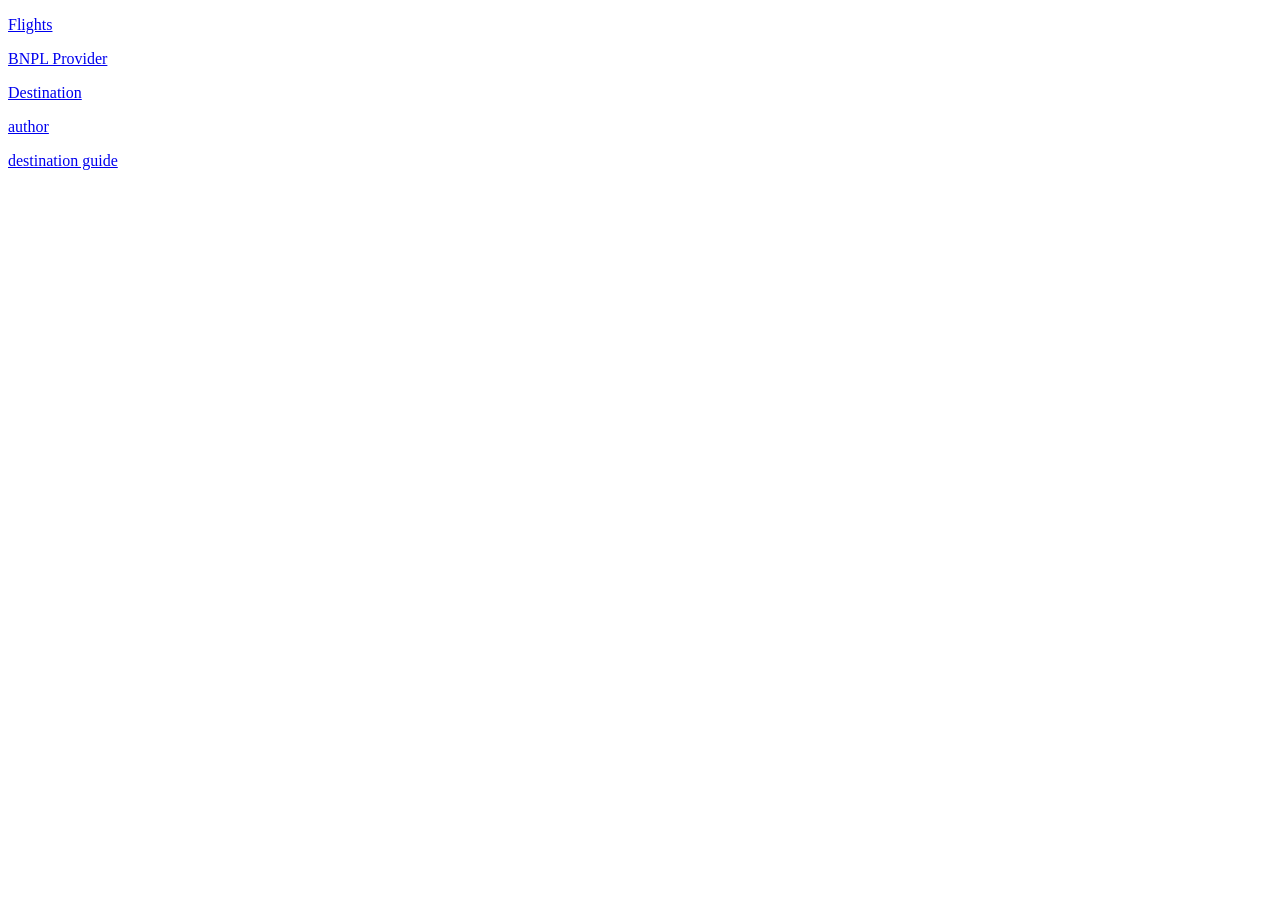
<file: index.html>
<!DOCTYPE html>
<html>
<head>
</head>
<body>
    <p><a href="https://adin-test.github.io/test/SQ_airlines.html">Flights</a></p>
    <p><a href="https://adin-test.github.io/test/klarna_bnpl.html">BNPL Provider</a></p>
    <p><a href="https://adin-test.github.io/test/bali_destination.html">Destination</a></p>
    <p><a href="https://adin-test.github.io/test/author.html">author</a></p>
    <p><a href="https://adin-test.github.io/test/bali_destination_guide.html">destination guide</a></p>
</body>
</html>
</file>
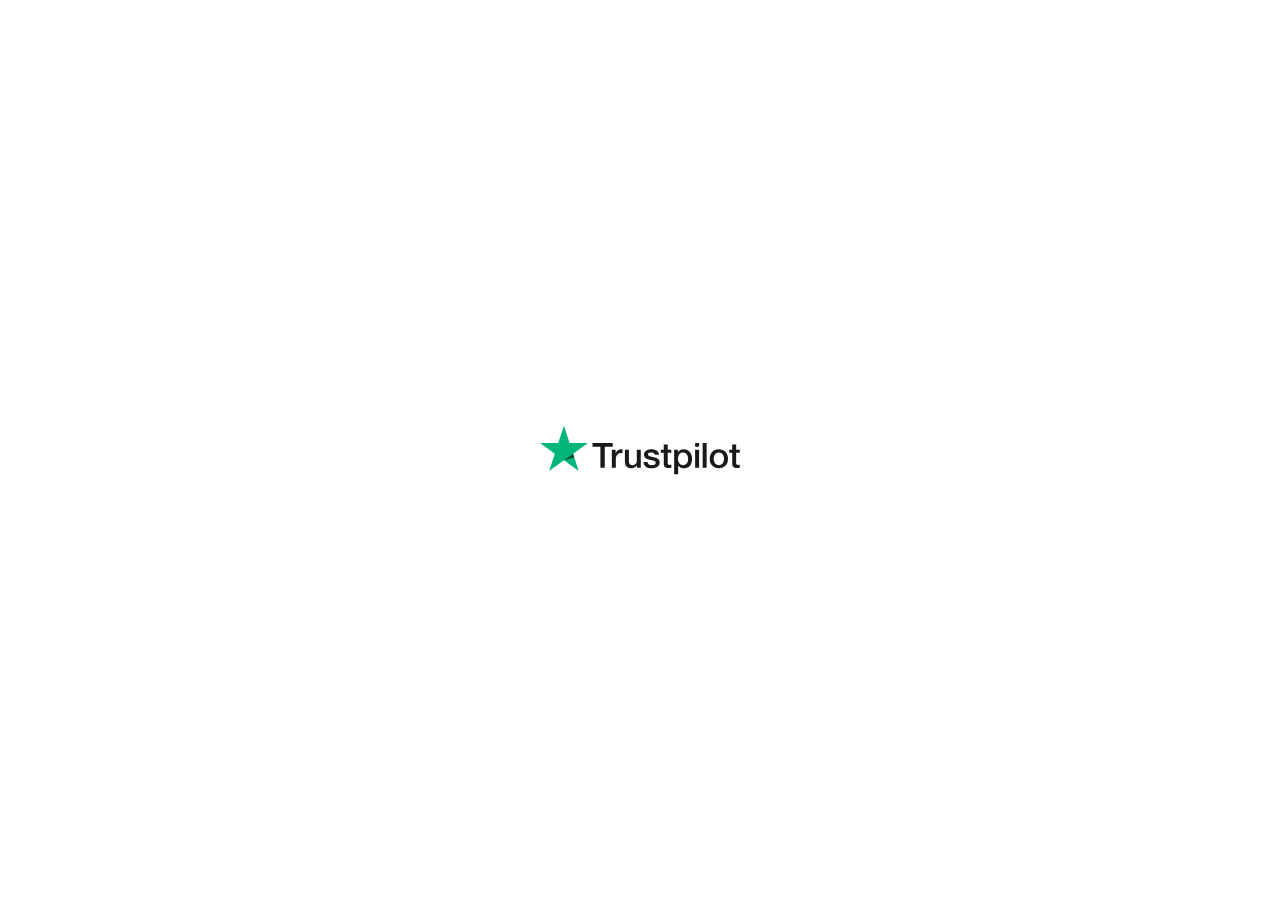
<file: Singapore Airlines Flights — Compare Fares & Book _ FlyFairly - Fly Fairly_files/index.html>
<!DOCTYPE html>
<!-- saved from url=(0182)https://widget.trustpilot.com/trustboxes/5419b732fbfb950b10de65e5/index.html?templateId=5419b732fbfb950b10de65e5&businessunitId=668acede0d32e90214f06ddc#locale=en-US&styleWidth=112px -->
<html><head><meta http-equiv="Content-Type" content="text/html; charset=UTF-8">
    <title id="tp-widget-title">Trustpilot Custom Widget</title>
    
    <meta name="robots" content="noindex">
    <script async="" defer="" src="./main.js.download"></script>
    <style>html,body,div,span,applet,object,iframe,h1,h2,h3,h4,h5,h6,p,blockquote,pre,a,abbr,acronym,address,big,cite,code,del,dfn,em,img,ins,kbd,q,s,samp,small,strike,strong,sub,sup,tt,var,b,u,i,center,dl,dt,dd,ol,ul,li,fieldset,form,label,legend,table,caption,tbody,tfoot,thead,tr,th,td,article,aside,canvas,details,embed,figure,figcaption,footer,header,hgroup,menu,nav,output,ruby,section,summary,time,mark,audio,video{border:0;font:inherit;font-size:100%;margin:0;padding:0;vertical-align:baseline}article,aside,details,figcaption,figure,footer,header,hgroup,menu,nav,section{display:block}body{line-height:1}ol,ul{list-style:none}blockquote,q{quotes:none}blockquote:before,blockquote:after,q:before,q:after{content:"";content:none}table{border-collapse:collapse;border-spacing:0}body{font-family:Helvetica Neue,Helvetica,Arial,"sans-serif";font-size:12px}b,strong{font-weight:700}.tp-widget-empty-horizontal__title,.tp-widget-empty-vertical__title,.bold-underline{font-family:Helvetica Neue,Helvetica,Arial,"sans-serif";font-weight:500}@media all and (-ms-high-contrast:none),(-ms-high-contrast:active){.tp-widget-empty-horizontal__title,.tp-widget-empty-vertical__title,.bold-underline{font-weight:600}}*,:after,:before{box-sizing:border-box}.hidden{display:none}.tp-widget-loader,.tp-widget-fallback{left:50%;position:absolute;top:50%;transform:translate(-50%,-50%)}#fallback-logo{display:none}.no-svg #fallback-logo{display:inline-block}.tp-widget-wrapper{height:100%;margin:0 auto;max-width:750px;position:relative}.tp-widget-wrapper a,.tp-widget-wrapper #wrapper-company-stars{outline:none;position:relative}.tp-widget-wrapper a:before,.tp-widget-wrapper #wrapper-company-stars:before{content:"";position:absolute;inset:2px;border:2px solid transparent;border-radius:4px;box-sizing:border-box;pointer-events:none;z-index:-1}.tp-widget-wrapper a:focus:before,.tp-widget-wrapper a:focus-within:before,.tp-widget-wrapper a:active:before,.tp-widget-wrapper #wrapper-company-stars:focus:before,.tp-widget-wrapper #wrapper-company-stars:focus-within:before,.tp-widget-wrapper #wrapper-company-stars:active:before{border-color:#3c57bc;box-shadow:0 0 0 2px #fff}.tp-widget-wrapper .tp-widget-review-next button,.tp-widget-wrapper .tp-widget-review-prev button{outline:none;position:relative}.tp-widget-wrapper .tp-widget-review-next button:before,.tp-widget-wrapper .tp-widget-review-prev button:before{content:"";position:absolute;inset:-2px;border:2px solid transparent;border-radius:4px;box-sizing:border-box;pointer-events:none;z-index:-1}.tp-widget-wrapper .tp-widget-review-next button:focus:before,.tp-widget-wrapper .tp-widget-review-next button:focus-within:before,.tp-widget-wrapper .tp-widget-review-next button:active:before,.tp-widget-wrapper .tp-widget-review-prev button:focus:before,.tp-widget-wrapper .tp-widget-review-prev button:focus-within:before,.tp-widget-wrapper .tp-widget-review-prev button:active:before{border-color:#3c57bc;box-shadow:0 0 0 2px #fff}@media screen and (min-width:750px){.tp-widget-wrapper--fullwidth{max-width:100%}.tp-widget-wrapper--fullwidth .tp-widget-attributes-scores-wrapper{border-bottom:1px solid rgb(214,214,214);display:grid;grid-template-columns:1fr 1fr;grid-gap:16px}.tp-widget-wrapper--fullwidth .tp-widget-attributes-scores-wrapper .tp-widget-scores,.tp-widget-wrapper--fullwidth .tp-widget-attributes-scores-wrapper .tp-widget-attributes{border-bottom:none}.tp-widget-wrapper--fullwidth .tp-widget-attributes-scores-wrapper .tp-widget-scores{grid-row:1}}#profile-link:focus-within .tp-link-underlined,#profile-link:hover .tp-link-underlined,#profile-link:active .tp-link-underlined{text-decoration:none}.tp-link-underlined{text-decoration:underline}.tp-stars .tp-star__canvas,.tp-stars .tp-star__canvas--half{fill:#dcdce6}.tp-stars .tp-star__shape{fill:#fff}.tp-widget-review:focus-within .tp-stars--0 .tp-star .tp-star__canvas,.tp-widget-review:focus-within .tp-stars--0 .tp-star .tp-star__canvas--half,.tp-widget-review:hover .tp-stars--0 .tp-star .tp-star__canvas,.tp-widget-review:hover .tp-stars--0 .tp-star .tp-star__canvas--half,.tp-widget-review:active .tp-stars--0 .tp-star .tp-star__canvas,.tp-widget-review:active .tp-stars--0 .tp-star .tp-star__canvas--half,#profile-link:focus-within .tp-stars--0 .tp-star .tp-star__canvas,#profile-link:focus-within .tp-stars--0 .tp-star .tp-star__canvas--half,#profile-link:hover .tp-stars--0 .tp-star .tp-star__canvas,#profile-link:hover .tp-stars--0 .tp-star .tp-star__canvas--half,#profile-link:active .tp-stars--0 .tp-star .tp-star__canvas,#profile-link:active .tp-stars--0 .tp-star .tp-star__canvas--half,#tp-widget-profile-link:focus-within .tp-stars--0 .tp-star .tp-star__canvas,#tp-widget-profile-link:focus-within .tp-stars--0 .tp-star .tp-star__canvas--half,#tp-widget-profile-link:hover .tp-stars--0 .tp-star .tp-star__canvas,#tp-widget-profile-link:hover .tp-stars--0 .tp-star .tp-star__canvas--half,#tp-widget-profile-link:active .tp-stars--0 .tp-star .tp-star__canvas,#tp-widget-profile-link:active .tp-stars--0 .tp-star .tp-star__canvas--half,.wrapper-company-info:focus-within .tp-stars--0 .tp-star .tp-star__canvas,.wrapper-company-info:focus-within .tp-stars--0 .tp-star .tp-star__canvas--half,.wrapper-company-info:hover .tp-stars--0 .tp-star .tp-star__canvas,.wrapper-company-info:hover .tp-stars--0 .tp-star .tp-star__canvas--half,.wrapper-company-info:active .tp-stars--0 .tp-star .tp-star__canvas,.wrapper-company-info:active .tp-stars--0 .tp-star .tp-star__canvas--half{fill:#9292a3}.tp-stars--1 .tp-star:nth-of-type(-n+1) .tp-star__canvas,.tp-stars--1 .tp-star:nth-of-type(-n+1) .tp-star__canvas--half{fill:#ff3722}.tp-widget-review:focus-within .tp-stars--1 .tp-star:nth-of-type(-n+1) .tp-star__canvas,.tp-widget-review:focus-within .tp-stars--1 .tp-star:nth-of-type(-n+1) .tp-star__canvas--half,.tp-widget-review:hover .tp-stars--1 .tp-star:nth-of-type(-n+1) .tp-star__canvas,.tp-widget-review:hover .tp-stars--1 .tp-star:nth-of-type(-n+1) .tp-star__canvas--half,.tp-widget-review:active .tp-stars--1 .tp-star:nth-of-type(-n+1) .tp-star__canvas,.tp-widget-review:active .tp-stars--1 .tp-star:nth-of-type(-n+1) .tp-star__canvas--half,#profile-link:focus-within .tp-stars--1 .tp-star:nth-of-type(-n+1) .tp-star__canvas,#profile-link:focus-within .tp-stars--1 .tp-star:nth-of-type(-n+1) .tp-star__canvas--half,#profile-link:hover .tp-stars--1 .tp-star:nth-of-type(-n+1) .tp-star__canvas,#profile-link:hover .tp-stars--1 .tp-star:nth-of-type(-n+1) .tp-star__canvas--half,#profile-link:active .tp-stars--1 .tp-star:nth-of-type(-n+1) .tp-star__canvas,#profile-link:active .tp-stars--1 .tp-star:nth-of-type(-n+1) .tp-star__canvas--half,#tp-widget-profile-link:focus-within .tp-stars--1 .tp-star:nth-of-type(-n+1) .tp-star__canvas,#tp-widget-profile-link:focus-within .tp-stars--1 .tp-star:nth-of-type(-n+1) .tp-star__canvas--half,#tp-widget-profile-link:hover .tp-stars--1 .tp-star:nth-of-type(-n+1) .tp-star__canvas,#tp-widget-profile-link:hover .tp-stars--1 .tp-star:nth-of-type(-n+1) .tp-star__canvas--half,#tp-widget-profile-link:active .tp-stars--1 .tp-star:nth-of-type(-n+1) .tp-star__canvas,#tp-widget-profile-link:active .tp-stars--1 .tp-star:nth-of-type(-n+1) .tp-star__canvas--half,.wrapper-company-info:focus-within .tp-stars--1 .tp-star:nth-of-type(-n+1) .tp-star__canvas,.wrapper-company-info:focus-within .tp-stars--1 .tp-star:nth-of-type(-n+1) .tp-star__canvas--half,.wrapper-company-info:hover .tp-stars--1 .tp-star:nth-of-type(-n+1) .tp-star__canvas,.wrapper-company-info:hover .tp-stars--1 .tp-star:nth-of-type(-n+1) .tp-star__canvas--half,.wrapper-company-info:active .tp-stars--1 .tp-star:nth-of-type(-n+1) .tp-star__canvas,.wrapper-company-info:active .tp-stars--1 .tp-star:nth-of-type(-n+1) .tp-star__canvas--half{fill:#cc1300}.tp-stars--2 .tp-star:nth-of-type(-n+2) .tp-star__canvas,.tp-stars--2 .tp-star:nth-of-type(-n+2) .tp-star__canvas--half{fill:#ff8622}.tp-widget-review:focus-within .tp-stars--2 .tp-star:nth-of-type(-n+2) .tp-star__canvas,.tp-widget-review:focus-within .tp-stars--2 .tp-star:nth-of-type(-n+2) .tp-star__canvas--half,.tp-widget-review:hover .tp-stars--2 .tp-star:nth-of-type(-n+2) .tp-star__canvas,.tp-widget-review:hover .tp-stars--2 .tp-star:nth-of-type(-n+2) .tp-star__canvas--half,.tp-widget-review:active .tp-stars--2 .tp-star:nth-of-type(-n+2) .tp-star__canvas,.tp-widget-review:active .tp-stars--2 .tp-star:nth-of-type(-n+2) .tp-star__canvas--half,#profile-link:focus-within .tp-stars--2 .tp-star:nth-of-type(-n+2) .tp-star__canvas,#profile-link:focus-within .tp-stars--2 .tp-star:nth-of-type(-n+2) .tp-star__canvas--half,#profile-link:hover .tp-stars--2 .tp-star:nth-of-type(-n+2) .tp-star__canvas,#profile-link:hover .tp-stars--2 .tp-star:nth-of-type(-n+2) .tp-star__canvas--half,#profile-link:active .tp-stars--2 .tp-star:nth-of-type(-n+2) .tp-star__canvas,#profile-link:active .tp-stars--2 .tp-star:nth-of-type(-n+2) .tp-star__canvas--half,#tp-widget-profile-link:focus-within .tp-stars--2 .tp-star:nth-of-type(-n+2) .tp-star__canvas,#tp-widget-profile-link:focus-within .tp-stars--2 .tp-star:nth-of-type(-n+2) .tp-star__canvas--half,#tp-widget-profile-link:hover .tp-stars--2 .tp-star:nth-of-type(-n+2) .tp-star__canvas,#tp-widget-profile-link:hover .tp-stars--2 .tp-star:nth-of-type(-n+2) .tp-star__canvas--half,#tp-widget-profile-link:active .tp-stars--2 .tp-star:nth-of-type(-n+2) .tp-star__canvas,#tp-widget-profile-link:active .tp-stars--2 .tp-star:nth-of-type(-n+2) .tp-star__canvas--half,.wrapper-company-info:focus-within .tp-stars--2 .tp-star:nth-of-type(-n+2) .tp-star__canvas,.wrapper-company-info:focus-within .tp-stars--2 .tp-star:nth-of-type(-n+2) .tp-star__canvas--half,.wrapper-company-info:hover .tp-stars--2 .tp-star:nth-of-type(-n+2) .tp-star__canvas,.wrapper-company-info:hover .tp-stars--2 .tp-star:nth-of-type(-n+2) .tp-star__canvas--half,.wrapper-company-info:active .tp-stars--2 .tp-star:nth-of-type(-n+2) .tp-star__canvas,.wrapper-company-info:active .tp-stars--2 .tp-star:nth-of-type(-n+2) .tp-star__canvas--half{fill:#cc5c00}.tp-stars--3 .tp-star:nth-of-type(-n+3) .tp-star__canvas,.tp-stars--3 .tp-star:nth-of-type(-n+3) .tp-star__canvas--half{fill:#ffce00}.tp-widget-review:focus-within .tp-stars--3 .tp-star:nth-of-type(-n+3) .tp-star__canvas,.tp-widget-review:focus-within .tp-stars--3 .tp-star:nth-of-type(-n+3) .tp-star__canvas--half,.tp-widget-review:hover .tp-stars--3 .tp-star:nth-of-type(-n+3) .tp-star__canvas,.tp-widget-review:hover .tp-stars--3 .tp-star:nth-of-type(-n+3) .tp-star__canvas--half,.tp-widget-review:active .tp-stars--3 .tp-star:nth-of-type(-n+3) .tp-star__canvas,.tp-widget-review:active .tp-stars--3 .tp-star:nth-of-type(-n+3) .tp-star__canvas--half,#profile-link:focus-within .tp-stars--3 .tp-star:nth-of-type(-n+3) .tp-star__canvas,#profile-link:focus-within .tp-stars--3 .tp-star:nth-of-type(-n+3) .tp-star__canvas--half,#profile-link:hover .tp-stars--3 .tp-star:nth-of-type(-n+3) .tp-star__canvas,#profile-link:hover .tp-stars--3 .tp-star:nth-of-type(-n+3) .tp-star__canvas--half,#profile-link:active .tp-stars--3 .tp-star:nth-of-type(-n+3) .tp-star__canvas,#profile-link:active .tp-stars--3 .tp-star:nth-of-type(-n+3) .tp-star__canvas--half,#tp-widget-profile-link:focus-within .tp-stars--3 .tp-star:nth-of-type(-n+3) .tp-star__canvas,#tp-widget-profile-link:focus-within .tp-stars--3 .tp-star:nth-of-type(-n+3) .tp-star__canvas--half,#tp-widget-profile-link:hover .tp-stars--3 .tp-star:nth-of-type(-n+3) .tp-star__canvas,#tp-widget-profile-link:hover .tp-stars--3 .tp-star:nth-of-type(-n+3) .tp-star__canvas--half,#tp-widget-profile-link:active .tp-stars--3 .tp-star:nth-of-type(-n+3) .tp-star__canvas,#tp-widget-profile-link:active .tp-stars--3 .tp-star:nth-of-type(-n+3) .tp-star__canvas--half,.wrapper-company-info:focus-within .tp-stars--3 .tp-star:nth-of-type(-n+3) .tp-star__canvas,.wrapper-company-info:focus-within .tp-stars--3 .tp-star:nth-of-type(-n+3) .tp-star__canvas--half,.wrapper-company-info:hover .tp-stars--3 .tp-star:nth-of-type(-n+3) .tp-star__canvas,.wrapper-company-info:hover .tp-stars--3 .tp-star:nth-of-type(-n+3) .tp-star__canvas--half,.wrapper-company-info:active .tp-stars--3 .tp-star:nth-of-type(-n+3) .tp-star__canvas,.wrapper-company-info:active .tp-stars--3 .tp-star:nth-of-type(-n+3) .tp-star__canvas--half{fill:#b29000}.tp-stars--4 .tp-star:nth-of-type(-n+4) .tp-star__canvas,.tp-stars--4 .tp-star:nth-of-type(-n+4) .tp-star__canvas--half{fill:#73cf11}.tp-widget-review:focus-within .tp-stars--4 .tp-star:nth-of-type(-n+4) .tp-star__canvas,.tp-widget-review:focus-within .tp-stars--4 .tp-star:nth-of-type(-n+4) .tp-star__canvas--half,.tp-widget-review:hover .tp-stars--4 .tp-star:nth-of-type(-n+4) .tp-star__canvas,.tp-widget-review:hover .tp-stars--4 .tp-star:nth-of-type(-n+4) .tp-star__canvas--half,.tp-widget-review:active .tp-stars--4 .tp-star:nth-of-type(-n+4) .tp-star__canvas,.tp-widget-review:active .tp-stars--4 .tp-star:nth-of-type(-n+4) .tp-star__canvas--half,#profile-link:focus-within .tp-stars--4 .tp-star:nth-of-type(-n+4) .tp-star__canvas,#profile-link:focus-within .tp-stars--4 .tp-star:nth-of-type(-n+4) .tp-star__canvas--half,#profile-link:hover .tp-stars--4 .tp-star:nth-of-type(-n+4) .tp-star__canvas,#profile-link:hover .tp-stars--4 .tp-star:nth-of-type(-n+4) .tp-star__canvas--half,#profile-link:active .tp-stars--4 .tp-star:nth-of-type(-n+4) .tp-star__canvas,#profile-link:active .tp-stars--4 .tp-star:nth-of-type(-n+4) .tp-star__canvas--half,#tp-widget-profile-link:focus-within .tp-stars--4 .tp-star:nth-of-type(-n+4) .tp-star__canvas,#tp-widget-profile-link:focus-within .tp-stars--4 .tp-star:nth-of-type(-n+4) .tp-star__canvas--half,#tp-widget-profile-link:hover .tp-stars--4 .tp-star:nth-of-type(-n+4) .tp-star__canvas,#tp-widget-profile-link:hover .tp-stars--4 .tp-star:nth-of-type(-n+4) .tp-star__canvas--half,#tp-widget-profile-link:active .tp-stars--4 .tp-star:nth-of-type(-n+4) .tp-star__canvas,#tp-widget-profile-link:active .tp-stars--4 .tp-star:nth-of-type(-n+4) .tp-star__canvas--half,.wrapper-company-info:focus-within .tp-stars--4 .tp-star:nth-of-type(-n+4) .tp-star__canvas,.wrapper-company-info:focus-within .tp-stars--4 .tp-star:nth-of-type(-n+4) .tp-star__canvas--half,.wrapper-company-info:hover .tp-stars--4 .tp-star:nth-of-type(-n+4) .tp-star__canvas,.wrapper-company-info:hover .tp-stars--4 .tp-star:nth-of-type(-n+4) .tp-star__canvas--half,.wrapper-company-info:active .tp-stars--4 .tp-star:nth-of-type(-n+4) .tp-star__canvas,.wrapper-company-info:active .tp-stars--4 .tp-star:nth-of-type(-n+4) .tp-star__canvas--half{fill:#56a700}.tp-stars--5 .tp-star:nth-of-type(-n+5) .tp-star__canvas,.tp-stars--5 .tp-star:nth-of-type(-n+5) .tp-star__canvas--half{fill:#00b67a}.tp-widget-review:focus-within .tp-stars--5 .tp-star:nth-of-type(-n+5) .tp-star__canvas,.tp-widget-review:focus-within .tp-stars--5 .tp-star:nth-of-type(-n+5) .tp-star__canvas--half,.tp-widget-review:hover .tp-stars--5 .tp-star:nth-of-type(-n+5) .tp-star__canvas,.tp-widget-review:hover .tp-stars--5 .tp-star:nth-of-type(-n+5) .tp-star__canvas--half,.tp-widget-review:active .tp-stars--5 .tp-star:nth-of-type(-n+5) .tp-star__canvas,.tp-widget-review:active .tp-stars--5 .tp-star:nth-of-type(-n+5) .tp-star__canvas--half,#profile-link:focus-within .tp-stars--5 .tp-star:nth-of-type(-n+5) .tp-star__canvas,#profile-link:focus-within .tp-stars--5 .tp-star:nth-of-type(-n+5) .tp-star__canvas--half,#profile-link:hover .tp-stars--5 .tp-star:nth-of-type(-n+5) .tp-star__canvas,#profile-link:hover .tp-stars--5 .tp-star:nth-of-type(-n+5) .tp-star__canvas--half,#profile-link:active .tp-stars--5 .tp-star:nth-of-type(-n+5) .tp-star__canvas,#profile-link:active .tp-stars--5 .tp-star:nth-of-type(-n+5) .tp-star__canvas--half,#tp-widget-profile-link:focus-within .tp-stars--5 .tp-star:nth-of-type(-n+5) .tp-star__canvas,#tp-widget-profile-link:focus-within .tp-stars--5 .tp-star:nth-of-type(-n+5) .tp-star__canvas--half,#tp-widget-profile-link:hover .tp-stars--5 .tp-star:nth-of-type(-n+5) .tp-star__canvas,#tp-widget-profile-link:hover .tp-stars--5 .tp-star:nth-of-type(-n+5) .tp-star__canvas--half,#tp-widget-profile-link:active .tp-stars--5 .tp-star:nth-of-type(-n+5) .tp-star__canvas,#tp-widget-profile-link:active .tp-stars--5 .tp-star:nth-of-type(-n+5) .tp-star__canvas--half,.wrapper-company-info:focus-within .tp-stars--5 .tp-star:nth-of-type(-n+5) .tp-star__canvas,.wrapper-company-info:focus-within .tp-stars--5 .tp-star:nth-of-type(-n+5) .tp-star__canvas--half,.wrapper-company-info:hover .tp-stars--5 .tp-star:nth-of-type(-n+5) .tp-star__canvas,.wrapper-company-info:hover .tp-stars--5 .tp-star:nth-of-type(-n+5) .tp-star__canvas--half,.wrapper-company-info:active .tp-stars--5 .tp-star:nth-of-type(-n+5) .tp-star__canvas,.wrapper-company-info:active .tp-stars--5 .tp-star:nth-of-type(-n+5) .tp-star__canvas--half{fill:#007a52}.tp-stars--1--half .tp-star:nth-of-type(-n+2) .tp-star__canvas--half{fill:#ff3722}.tp-widget-review:focus-within .tp-stars--1--half .tp-star:nth-of-type(-n+2) .tp-star__canvas--half,.tp-widget-review:hover .tp-stars--1--half .tp-star:nth-of-type(-n+2) .tp-star__canvas--half,.tp-widget-review:active .tp-stars--1--half .tp-star:nth-of-type(-n+2) .tp-star__canvas--half,#profile-link:focus-within .tp-stars--1--half .tp-star:nth-of-type(-n+2) .tp-star__canvas--half,#profile-link:hover .tp-stars--1--half .tp-star:nth-of-type(-n+2) .tp-star__canvas--half,#profile-link:active .tp-stars--1--half .tp-star:nth-of-type(-n+2) .tp-star__canvas--half,#tp-widget-profile-link:focus-within .tp-stars--1--half .tp-star:nth-of-type(-n+2) .tp-star__canvas--half,#tp-widget-profile-link:hover .tp-stars--1--half .tp-star:nth-of-type(-n+2) .tp-star__canvas--half,#tp-widget-profile-link:active .tp-stars--1--half .tp-star:nth-of-type(-n+2) .tp-star__canvas--half,.wrapper-company-info:focus-within .tp-stars--1--half .tp-star:nth-of-type(-n+2) .tp-star__canvas--half,.wrapper-company-info:hover .tp-stars--1--half .tp-star:nth-of-type(-n+2) .tp-star__canvas--half,.wrapper-company-info:active .tp-stars--1--half .tp-star:nth-of-type(-n+2) .tp-star__canvas--half{fill:#cc1300}.tp-stars--2--half .tp-star:nth-of-type(-n+3) .tp-star__canvas--half{fill:#ff8622}.tp-widget-review:focus-within .tp-stars--2--half .tp-star:nth-of-type(-n+3) .tp-star__canvas--half,.tp-widget-review:hover .tp-stars--2--half .tp-star:nth-of-type(-n+3) .tp-star__canvas--half,.tp-widget-review:active .tp-stars--2--half .tp-star:nth-of-type(-n+3) .tp-star__canvas--half,#profile-link:focus-within .tp-stars--2--half .tp-star:nth-of-type(-n+3) .tp-star__canvas--half,#profile-link:hover .tp-stars--2--half .tp-star:nth-of-type(-n+3) .tp-star__canvas--half,#profile-link:active .tp-stars--2--half .tp-star:nth-of-type(-n+3) .tp-star__canvas--half,#tp-widget-profile-link:focus-within .tp-stars--2--half .tp-star:nth-of-type(-n+3) .tp-star__canvas--half,#tp-widget-profile-link:hover .tp-stars--2--half .tp-star:nth-of-type(-n+3) .tp-star__canvas--half,#tp-widget-profile-link:active .tp-stars--2--half .tp-star:nth-of-type(-n+3) .tp-star__canvas--half,.wrapper-company-info:focus-within .tp-stars--2--half .tp-star:nth-of-type(-n+3) .tp-star__canvas--half,.wrapper-company-info:hover .tp-stars--2--half .tp-star:nth-of-type(-n+3) .tp-star__canvas--half,.wrapper-company-info:active .tp-stars--2--half .tp-star:nth-of-type(-n+3) .tp-star__canvas--half{fill:#cc5c00}.tp-stars--3--half .tp-star:nth-of-type(-n+4) .tp-star__canvas--half{fill:#ffce00}.tp-widget-review:focus-within .tp-stars--3--half .tp-star:nth-of-type(-n+4) .tp-star__canvas--half,.tp-widget-review:hover .tp-stars--3--half .tp-star:nth-of-type(-n+4) .tp-star__canvas--half,.tp-widget-review:active .tp-stars--3--half .tp-star:nth-of-type(-n+4) .tp-star__canvas--half,#profile-link:focus-within .tp-stars--3--half .tp-star:nth-of-type(-n+4) .tp-star__canvas--half,#profile-link:hover .tp-stars--3--half .tp-star:nth-of-type(-n+4) .tp-star__canvas--half,#profile-link:active .tp-stars--3--half .tp-star:nth-of-type(-n+4) .tp-star__canvas--half,#tp-widget-profile-link:focus-within .tp-stars--3--half .tp-star:nth-of-type(-n+4) .tp-star__canvas--half,#tp-widget-profile-link:hover .tp-stars--3--half .tp-star:nth-of-type(-n+4) .tp-star__canvas--half,#tp-widget-profile-link:active .tp-stars--3--half .tp-star:nth-of-type(-n+4) .tp-star__canvas--half,.wrapper-company-info:focus-within .tp-stars--3--half .tp-star:nth-of-type(-n+4) .tp-star__canvas--half,.wrapper-company-info:hover .tp-stars--3--half .tp-star:nth-of-type(-n+4) .tp-star__canvas--half,.wrapper-company-info:active .tp-stars--3--half .tp-star:nth-of-type(-n+4) .tp-star__canvas--half{fill:#b29000}.tp-stars--4--half .tp-star:nth-of-type(-n+4) .tp-star__canvas,.tp-stars--4--half .tp-star:nth-of-type(-n+4) .tp-star__canvas--half{fill:#00b67a}.tp-stars--4--half .tp-star:nth-of-type(-n+5) .tp-star__canvas--half{fill:#00b67a}.tp-widget-review:focus-within .tp-stars--4--half .tp-star:nth-of-type(-n+4) .tp-star__canvas,.tp-widget-review:focus-within .tp-stars--4--half .tp-star:nth-of-type(-n+4) .tp-star__canvas--half,.tp-widget-review:hover .tp-stars--4--half .tp-star:nth-of-type(-n+4) .tp-star__canvas,.tp-widget-review:hover .tp-stars--4--half .tp-star:nth-of-type(-n+4) .tp-star__canvas--half,.tp-widget-review:active .tp-stars--4--half .tp-star:nth-of-type(-n+4) .tp-star__canvas,.tp-widget-review:active .tp-stars--4--half .tp-star:nth-of-type(-n+4) .tp-star__canvas--half,#profile-link:focus-within .tp-stars--4--half .tp-star:nth-of-type(-n+4) .tp-star__canvas,#profile-link:focus-within .tp-stars--4--half .tp-star:nth-of-type(-n+4) .tp-star__canvas--half,#profile-link:hover .tp-stars--4--half .tp-star:nth-of-type(-n+4) .tp-star__canvas,#profile-link:hover .tp-stars--4--half .tp-star:nth-of-type(-n+4) .tp-star__canvas--half,#profile-link:active .tp-stars--4--half .tp-star:nth-of-type(-n+4) .tp-star__canvas,#profile-link:active .tp-stars--4--half .tp-star:nth-of-type(-n+4) .tp-star__canvas--half,#tp-widget-profile-link:focus-within .tp-stars--4--half .tp-star:nth-of-type(-n+4) .tp-star__canvas,#tp-widget-profile-link:focus-within .tp-stars--4--half .tp-star:nth-of-type(-n+4) .tp-star__canvas--half,#tp-widget-profile-link:hover .tp-stars--4--half .tp-star:nth-of-type(-n+4) .tp-star__canvas,#tp-widget-profile-link:hover .tp-stars--4--half .tp-star:nth-of-type(-n+4) .tp-star__canvas--half,#tp-widget-profile-link:active .tp-stars--4--half .tp-star:nth-of-type(-n+4) .tp-star__canvas,#tp-widget-profile-link:active .tp-stars--4--half .tp-star:nth-of-type(-n+4) .tp-star__canvas--half,.wrapper-company-info:focus-within .tp-stars--4--half .tp-star:nth-of-type(-n+4) .tp-star__canvas,.wrapper-company-info:focus-within .tp-stars--4--half .tp-star:nth-of-type(-n+4) .tp-star__canvas--half,.wrapper-company-info:hover .tp-stars--4--half .tp-star:nth-of-type(-n+4) .tp-star__canvas,.wrapper-company-info:hover .tp-stars--4--half .tp-star:nth-of-type(-n+4) .tp-star__canvas--half,.wrapper-company-info:active .tp-stars--4--half .tp-star:nth-of-type(-n+4) .tp-star__canvas,.wrapper-company-info:active .tp-stars--4--half .tp-star:nth-of-type(-n+4) .tp-star__canvas--half{fill:#007a52}.tp-widget-review:focus-within .tp-stars--4--half .tp-star:nth-of-type(-n+5) .tp-star__canvas--half,.tp-widget-review:hover .tp-stars--4--half .tp-star:nth-of-type(-n+5) .tp-star__canvas--half,.tp-widget-review:active .tp-stars--4--half .tp-star:nth-of-type(-n+5) .tp-star__canvas--half,#profile-link:focus-within .tp-stars--4--half .tp-star:nth-of-type(-n+5) .tp-star__canvas--half,#profile-link:hover .tp-stars--4--half .tp-star:nth-of-type(-n+5) .tp-star__canvas--half,#profile-link:active .tp-stars--4--half .tp-star:nth-of-type(-n+5) .tp-star__canvas--half,#tp-widget-profile-link:focus-within .tp-stars--4--half .tp-star:nth-of-type(-n+5) .tp-star__canvas--half,#tp-widget-profile-link:hover .tp-stars--4--half .tp-star:nth-of-type(-n+5) .tp-star__canvas--half,#tp-widget-profile-link:active .tp-stars--4--half .tp-star:nth-of-type(-n+5) .tp-star__canvas--half,.wrapper-company-info:focus-within .tp-stars--4--half .tp-star:nth-of-type(-n+5) .tp-star__canvas--half,.wrapper-company-info:hover .tp-stars--4--half .tp-star:nth-of-type(-n+5) .tp-star__canvas--half,.wrapper-company-info:active .tp-stars--4--half .tp-star:nth-of-type(-n+5) .tp-star__canvas--half{fill:#007a52}.tp-widget-loader,.tp-widget-fallback{max-width:50%;text-align:center;width:400vh}.tp-widget-loader svg,.tp-widget-fallback svg{width:100%}@media screen and (min-width:400px){.tp-widget-loader,.tp-widget-fallback{max-width:200px}}.tp-widget-loader--loaded{opacity:0}.bold-underline{text-decoration:underline}.bold-underline:hover{text-decoration:none}.dark,.dark a{color:#fff}.dark .bold-underline:not(.bold-underline--single-theme){border-color:#fff9}.dark .bold-underline:not(.bold-underline--single-theme):hover{border-color:#fff}.dark .tp-logo__text{fill:#fff}.dark .tp-widget-loader .tp-logo__text{fill:#191919}.dark a:focus:before,.dark a:active:before,.dark .tp-widget-review:focus:before,.dark .tp-widget-review:active:before,.dark .tp-widget-review:focus-visible:before,.dark .tp-widget-review:focus-within:before,.dark #wrapper-company-stars:focus:before,.dark #wrapper-company-stars:active:before{border:2px solid #000!important;box-shadow:0 0 0 2px #fff!important}.dark .tp-widget-review-next:focus button:before,.dark .tp-widget-review-next:active button:before,.dark .tp-widget-review-next:focus-visible button:before,.dark .tp-widget-review-next:focus-within button:before,.dark .tp-widget-review-prev:focus button:before,.dark .tp-widget-review-prev:active button:before,.dark .tp-widget-review-prev:focus-visible button:before,.dark .tp-widget-review-prev:focus-within button:before{border:2px solid #000!important;box-shadow:0 0 0 2px #fff!important}.sr-only:not(:focus):not(:active){clip:rect(0 0 0 0);clip-path:inset(50%);height:1px;overflow:hidden;position:absolute;white-space:nowrap;width:1px}html{height:100%;overflow:hidden}body{color:#191919;height:100%;line-height:1;min-width:100%;overflow:hidden;width:1px}img{border:0}svg{display:block;width:100%}a{color:#191919;text-decoration:none}.tp-widget-empty-vertical{align-items:center;display:flex;flex-direction:column;justify-content:center}.tp-widget-empty-vertical__title{font-size:18px;margin:0 0 12px;text-align:center}.tp-widget-empty-vertical__stars{margin:0 0 8px;width:150px}.tp-widget-empty-vertical__subtitle-wrapper{display:flex;flex-direction:row}.tp-widget-empty-vertical__subtitle{align-items:center;display:flex;font-size:14px;text-align:center}.tp-widget-empty-vertical__logo{margin:0 0 5px 5px;width:90px}.tp-widget-empty-horizontal{align-items:center;display:flex;flex-direction:row;height:100%;justify-content:center}.tp-widget-empty-horizontal__title{font-size:14px;text-align:center}.tp-widget-empty-horizontal__logo{margin:0 0 5px 5px;width:90px}@media screen and (max-width:300px){.tp-widget-empty-vertical__subtitle-wrapper{align-items:center;display:flex;flex-direction:column}.tp-widget-empty-vertical__logo{margin:5px 0 0}.tp-widget-empty-horizontal{flex-direction:column}.tp-widget-empty-horizontal__logo{margin:0}}.tp-widget-review-disclaimer__link{color:#605e56;font-size:12px;font-style:normal;font-weight:450;line-height:140%;text-decoration-line:underline;text-decoration-style:solid;text-decoration-skip-ink:auto;text-decoration-thickness:auto;text-underline-offset:auto;text-underline-position:from-font;padding:0 8px}.tp-widget-review-disclaimer__link:hover{text-decoration:none}.dark .tp-widget-review-disclaimer__link{color:#fff}.visually-hidden{position:absolute!important;width:1px;height:1px;padding:0;margin:0;overflow:hidden;clip:rect(0,0,0,0);clip-path:inset(50%);white-space:nowrap;border:0}.tp-widget-wrapper{text-align:center;padding:0}.tp-widget-wrapper a{display:block;height:fit-content;padding:1px}.tp-widget-wrapper a:focus{outline-offset:-1px}.tp-widget-trustscore{font-size:14px;font-weight:500;margin:0 0 6px}.tp-widget-stars{margin:0 auto 6px;max-width:100%;width:110px}.tp-widget-logo{margin:0 auto;width:65px}.tp-widget-review-disclaime.active{margin-top:4px}@media screen and (min-width:200px){.tp-widget-wrapper{font-size:0}.tp-widget-trustscore,.tp-widget-stars{display:inline-block;vertical-align:middle}.tp-widget-trustscore{font-size:18px;margin:0 12px 8px 0}.tp-widget-stars{margin:0 0 8px;width:100px}.tp-widget-logo{width:72px}.tp-widget-review-disclaimer.active{margin-top:4px}}@media screen and (min-width:260px){.tp-widget-stars{margin:0 8px 8px 0}.tp-widget-logo{display:inline-block;margin:0 0 8px;vertical-align:middle}.tp-widget-review-disclaimer.active{margin-top:0}}@media screen and (max-width:199px){.tp-widget-review-disclaimer.active{margin-top:4px}.tp-widget-review-disclaimer.active a{font-size:10px}}
</style>
  </head>
  <body>
    <!-- Widget Loader -->
    <div id="tp-widget-loader" class="tp-widget-loader tp-rebrand-stars tp-rebrand-stars--5"></div>

    <div id="tp-widget-wrapper" class="tp-widget-wrapper">
      <a id="profile-link" target="_blank" aria-describedby="screen-reader-only-rating screen-reader-only-instruction">
        <!-- Human Score -->
        <div id="trust-score" class="tp-widget-trustscore tp-link-underlined" aria-hidden="true"></div>
        <!-- Stars -->
        <div id="tp-widget-stars" class="tp-widget-stars" aria-hidden="true"></div>
        <!-- Logo -->
        <div id="tp-widget-logo" class="tp-widget-logo" aria-hidden="true"></div>
      </a>
      <span id="screen-reader-only-rating" class="visually-hidden"></span>
      <span id="screen-reader-only-instruction" class="visually-hidden"></span>
      <div id="tp-widget-review-disclaimer" class="tp-widget-review-disclaimer"></div>
    </div>

    <!-- Error Fallback -->
    <div id="tp-widget-fallback" class="tp-widget-fallback"><a href="https://www.trustpilot.com/?utm_medium=trustboxfallback" target="_blank" rel="noopener noreferrer"><div class="fallback-logo">
    <div style="position: relative; height: 0; width: 100%; padding: 0; padding-bottom: 24.6031746031746%;">
      
    <svg role="img" viewBox="0 0 126 31" xmlns="http://www.w3.org/2000/svg" style="position: absolute; height: 100%; width: 100%; left: 0; top: 0;">
      <title id="trustpilotLogo-tghz3nur94b">Trustpilot</title>
      <path class="tp-logo__text" d="M33.074774 11.07005H45.81806v2.364196h-5.010656v13.290316h-2.755306V13.434246h-4.988435V11.07005h.01111zm12.198892 4.319629h2.355341v2.187433h.04444c.077771-.309334.222203-.60762.433295-.894859.211092-.287239.466624-.56343.766597-.79543.299972-.243048.633276-.430858.999909-.585525.366633-.14362.744377-.220953 1.12212-.220953.288863 0 .499955.011047.611056.022095.1111.011048.222202.033143.344413.04419v2.408387c-.177762-.033143-.355523-.055238-.544395-.077333-.188872-.022096-.366633-.033143-.544395-.033143-.422184 0-.822148.08838-1.199891.254096-.377744.165714-.699936.41981-.977689.740192-.277753.331429-.499955.729144-.666606 1.21524-.166652.486097-.244422 1.03848-.244422 1.668195v5.39125h-2.510883V15.38968h.01111zm18.220567 11.334883H61.02779v-1.579813h-.04444c-.311083.574477-.766597 1.02743-1.377653 1.369908-.611055.342477-1.233221.51924-1.866497.51924-1.499864 0-2.588654-.364573-3.25526-1.104765-.666606-.740193-.999909-1.856005-.999909-3.347437V15.38968h2.510883v6.948968c0 .994288.188872 1.701337.577725 2.1101.377744.408763.922139.618668 1.610965.618668.533285 0 .96658-.077333 1.322102-.243048.355524-.165714.644386-.37562.855478-.65181.222202-.265144.377744-.596574.477735-.972194.09999-.37562.144431-.784382.144431-1.226288v-6.573349h2.510883v11.323836zm4.27739-3.634675c.07777.729144.355522 1.237336.833257 1.535623.488844.287238 1.06657.441905 1.744286.441905.233312 0 .499954-.022095.799927-.055238.299973-.033143.588836-.110476.844368-.209905.266642-.099429.477734-.254096.655496-.452954.166652-.198857.244422-.452953.233312-.773335-.01111-.320381-.133321-.585525-.355523-.784382-.222202-.209906-.499955-.364573-.844368-.497144-.344413-.121525-.733267-.232-1.17767-.320382-.444405-.088381-.888809-.18781-1.344323-.287239-.466624-.099429-.922138-.232-1.355432-.37562-.433294-.14362-.822148-.342477-1.166561-.596573-.344413-.243048-.622166-.56343-.822148-.950097-.211092-.386668-.311083-.861716-.311083-1.436194 0-.618668.155542-1.12686.455515-1.54667.299972-.41981.688826-.75124 1.14434-1.005336.466624-.254095.97769-.430858 1.544304-.541334.566615-.099429 1.11101-.154667 1.622075-.154667.588836 0 1.15545.066286 1.688736.18781.533285.121524 1.02213.320381 1.455423.60762.433294.276191.788817.640764 1.07768 1.08267.288863.441905.466624.98324.544395 1.612955h-2.621984c-.122211-.596572-.388854-1.005335-.822148-1.204193-.433294-.209905-.933248-.309334-1.488753-.309334-.177762 0-.388854.011048-.633276.04419-.244422.033144-.466624.088382-.688826.165715-.211092.077334-.388854.198858-.544395.353525-.144432.154667-.222203.353525-.222203.60762 0 .309335.111101.552383.322193.740193.211092.18781.488845.342477.833258.475048.344413.121524.733267.232 1.177671.320382.444404.088381.899918.18781 1.366542.287239.455515.099429.899919.232 1.344323.37562.444404.14362.833257.342477 1.17767.596573.344414.254095.622166.56343.833258.93905.211092.37562.322193.850668.322193 1.40305 0 .673906-.155541 1.237336-.466624 1.712385-.311083.464001-.711047.850669-1.199891 1.137907-.488845.28724-1.04435.508192-1.644295.640764-.599946.132572-1.199891.198857-1.788727.198857-.722156 0-1.388762-.077333-1.999818-.243048-.611056-.165714-1.14434-.408763-1.588745-.729144-.444404-.33143-.799927-.740192-1.05546-1.226289-.255532-.486096-.388853-1.071621-.411073-1.745528h2.533103v-.022095zm8.288135-7.700208h1.899828v-3.402675h2.510883v3.402675h2.26646v1.867052h-2.26646v6.054109c0 .265143.01111.486096.03333.684954.02222.18781.07777.353524.155542.486096.07777.132572.199981.232.366633.298287.166651.066285.377743.099428.666606.099428.177762 0 .355523 0 .533285-.011047.177762-.011048.355523-.033143.533285-.077334v1.933338c-.277753.033143-.555505.055238-.811038.088381-.266642.033143-.533285.04419-.811037.04419-.666606 0-1.199891-.066285-1.599855-.18781-.399963-.121523-.722156-.309333-.944358-.552381-.233313-.243049-.377744-.541335-.466625-.905907-.07777-.364573-.13332-.784383-.144431-1.248384v-6.683825h-1.899827v-1.889147h-.02222zm8.454788 0h2.377562V16.9253h.04444c.355523-.662858.844368-1.12686 1.477644-1.414098.633276-.287239 1.310992-.430858 2.055369-.430858.899918 0 1.677625.154667 2.344231.475048.666606.309335 1.222111.740193 1.666515 1.292575.444405.552382.766597 1.193145.9888 1.92229.222202.729145.333303 1.513527.333303 2.3421 0 .762288-.099991 1.50248-.299973 2.20953-.199982.718096-.499955 1.347812-.899918 1.900194-.399964.552383-.911029.98324-1.533194 1.31467-.622166.33143-1.344323.497144-2.18869.497144-.366634 0-.733267-.033143-1.0999-.099429-.366634-.066286-.722157-.176762-1.05546-.320381-.333303-.14362-.655496-.33143-.933249-.56343-.288863-.232-.522175-.497144-.722157-.79543h-.04444v5.656393h-2.510883V15.38968zm8.77698 5.67849c0-.508193-.06666-1.005337-.199981-1.491433-.133321-.486096-.333303-.905907-.599946-1.281527-.266642-.37562-.599945-.673906-.988799-.894859-.399963-.220953-.855478-.342477-1.366542-.342477-1.05546 0-1.855387.364572-2.388672 1.093717-.533285.729144-.799928 1.701337-.799928 2.916578 0 .574478.066661 1.104764.211092 1.59086.144432.486097.344414.905908.633276 1.259432.277753.353525.611056.629716.99991.828574.388853.209905.844367.309334 1.355432.309334.577725 0 1.05546-.121524 1.455423-.353525.399964-.232.722157-.541335.97769-.905907.255531-.37562.444403-.79543.555504-1.270479.099991-.475049.155542-.961145.155542-1.458289zm4.432931-9.99812h2.510883v2.364197h-2.510883V11.07005zm0 4.31963h2.510883v11.334883h-2.510883V15.389679zm4.755124-4.31963h2.510883v15.654513h-2.510883V11.07005zm10.210184 15.963847c-.911029 0-1.722066-.154667-2.433113-.452953-.711046-.298287-1.310992-.718097-1.810946-1.237337-.488845-.530287-.866588-1.160002-1.12212-1.889147-.255533-.729144-.388854-1.535622-.388854-2.408386 0-.861716.133321-1.657147.388853-2.386291.255533-.729145.633276-1.35886 1.12212-1.889148.488845-.530287 1.0999-.93905 1.810947-1.237336.711047-.298286 1.522084-.452953 2.433113-.452953.911028 0 1.722066.154667 2.433112.452953.711047.298287 1.310992.718097 1.810947 1.237336.488844.530287.866588 1.160003 1.12212 1.889148.255532.729144.388854 1.524575.388854 2.38629 0 .872765-.133322 1.679243-.388854 2.408387-.255532.729145-.633276 1.35886-1.12212 1.889147-.488845.530287-1.0999.93905-1.810947 1.237337-.711046.298286-1.522084.452953-2.433112.452953zm0-1.977528c.555505 0 1.04435-.121524 1.455423-.353525.411074-.232.744377-.541335 1.01102-.916954.266642-.37562.455513-.806478.588835-1.281527.12221-.475049.188872-.961145.188872-1.45829 0-.486096-.066661-.961144-.188872-1.44724-.122211-.486097-.322193-.905907-.588836-1.281527-.266642-.37562-.599945-.673907-1.011019-.905907-.411074-.232-.899918-.353525-1.455423-.353525-.555505 0-1.04435.121524-1.455424.353525-.411073.232-.744376.541334-1.011019.905907-.266642.37562-.455514.79543-.588835 1.281526-.122211.486097-.188872.961145-.188872 1.447242 0 .497144.06666.98324.188872 1.458289.12221.475049.322193.905907.588835 1.281527.266643.37562.599946.684954 1.01102.916954.411073.243048.899918.353525 1.455423.353525zm6.4883-9.66669h1.899827v-3.402674h2.510883v3.402675h2.26646v1.867052h-2.26646v6.054109c0 .265143.01111.486096.03333.684954.02222.18781.07777.353524.155541.486096.077771.132572.199982.232.366634.298287.166651.066285.377743.099428.666606.099428.177762 0 .355523 0 .533285-.011047.177762-.011048.355523-.033143.533285-.077334v1.933338c-.277753.033143-.555505.055238-.811038.088381-.266642.033143-.533285.04419-.811037.04419-.666606 0-1.199891-.066285-1.599855-.18781-.399963-.121523-.722156-.309333-.944358-.552381-.233313-.243049-.377744-.541335-.466625-.905907-.07777-.364573-.133321-.784383-.144431-1.248384v-6.683825h-1.899827v-1.889147h-.02222z" fill="#191919"></path>
      <path class="tp-logo__star" fill="#00B67A" d="M30.141707 11.07005H18.63164L15.076408.177071l-3.566342 10.892977L0 11.059002l9.321376 6.739063-3.566343 10.88193 9.321375-6.728016 9.310266 6.728016-3.555233-10.88193 9.310266-6.728016z"></path>
      <path class="tp-logo__star-notch" fill="#005128" d="M21.631369 20.26169l-.799928-2.463625-5.755033 4.153914z"></path>
    </svg>
  
    </div>
  </div></a></div>
  

</body></html>
</file>
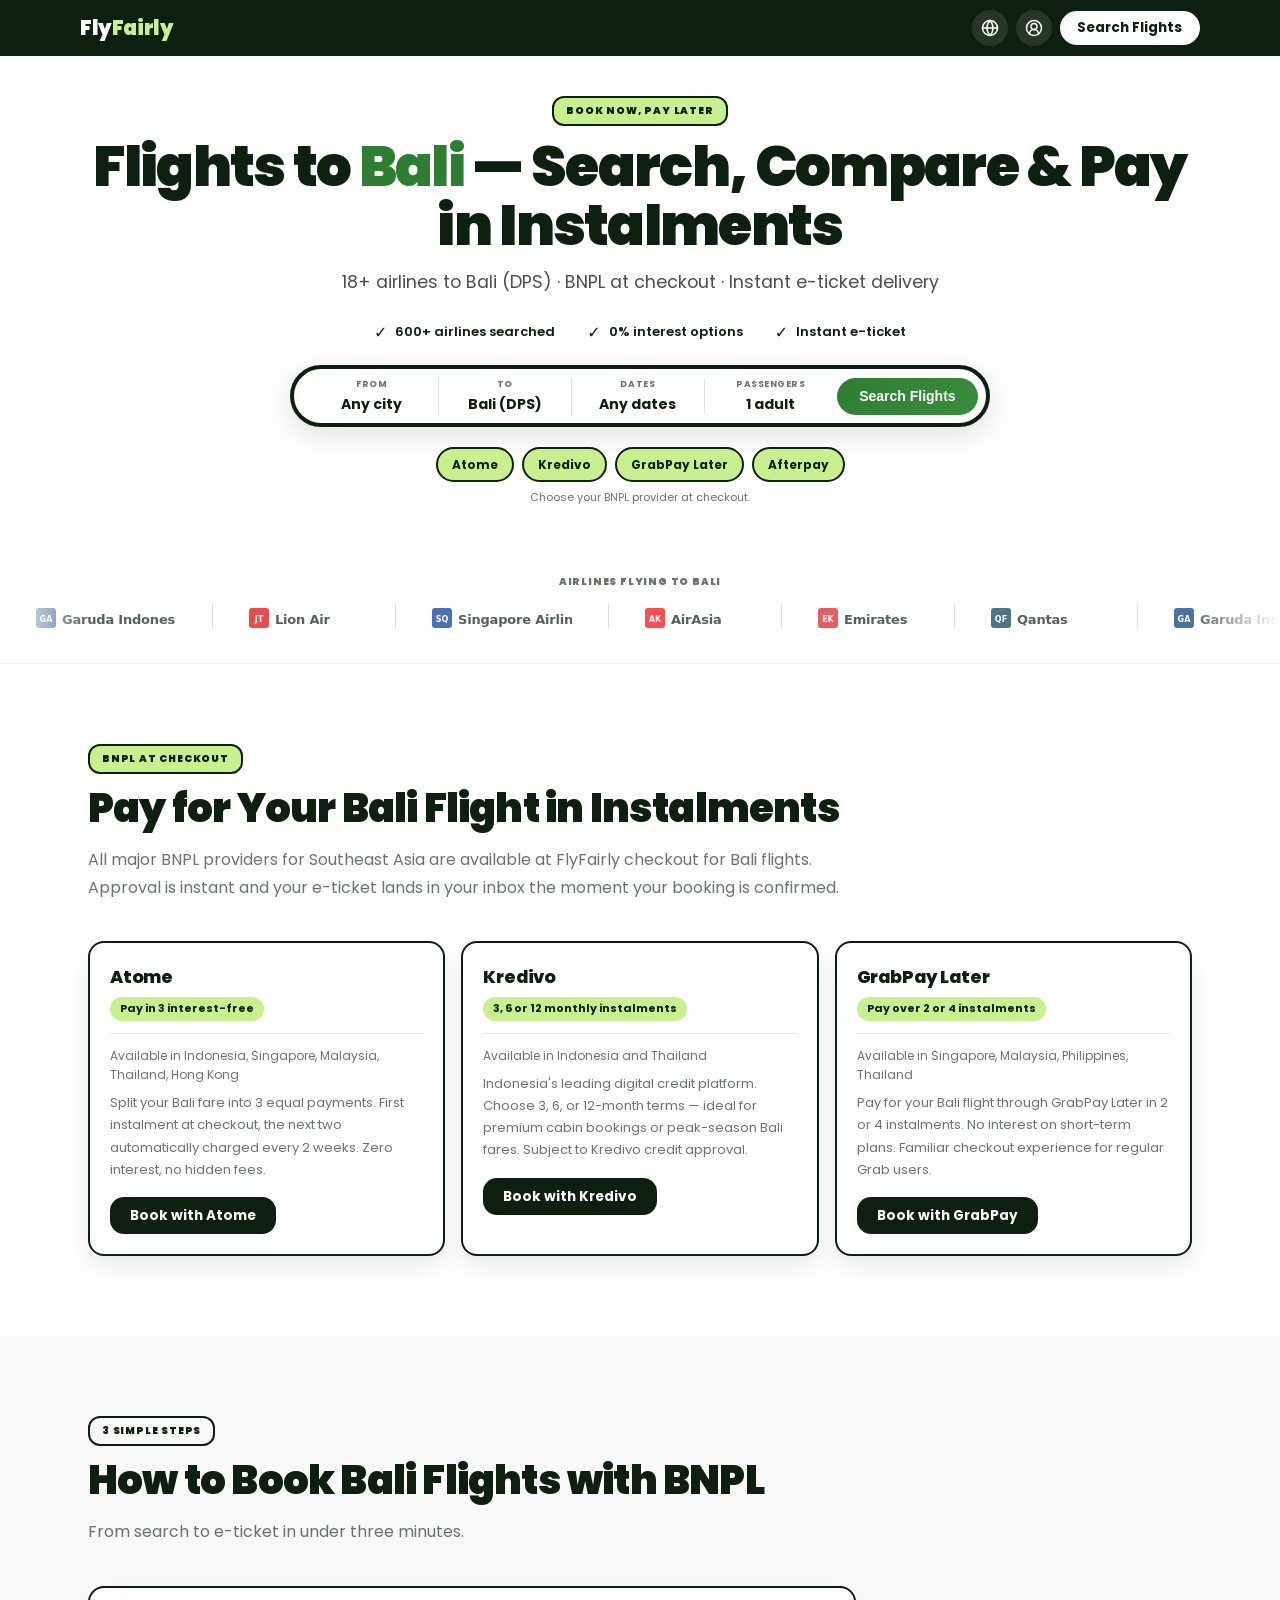
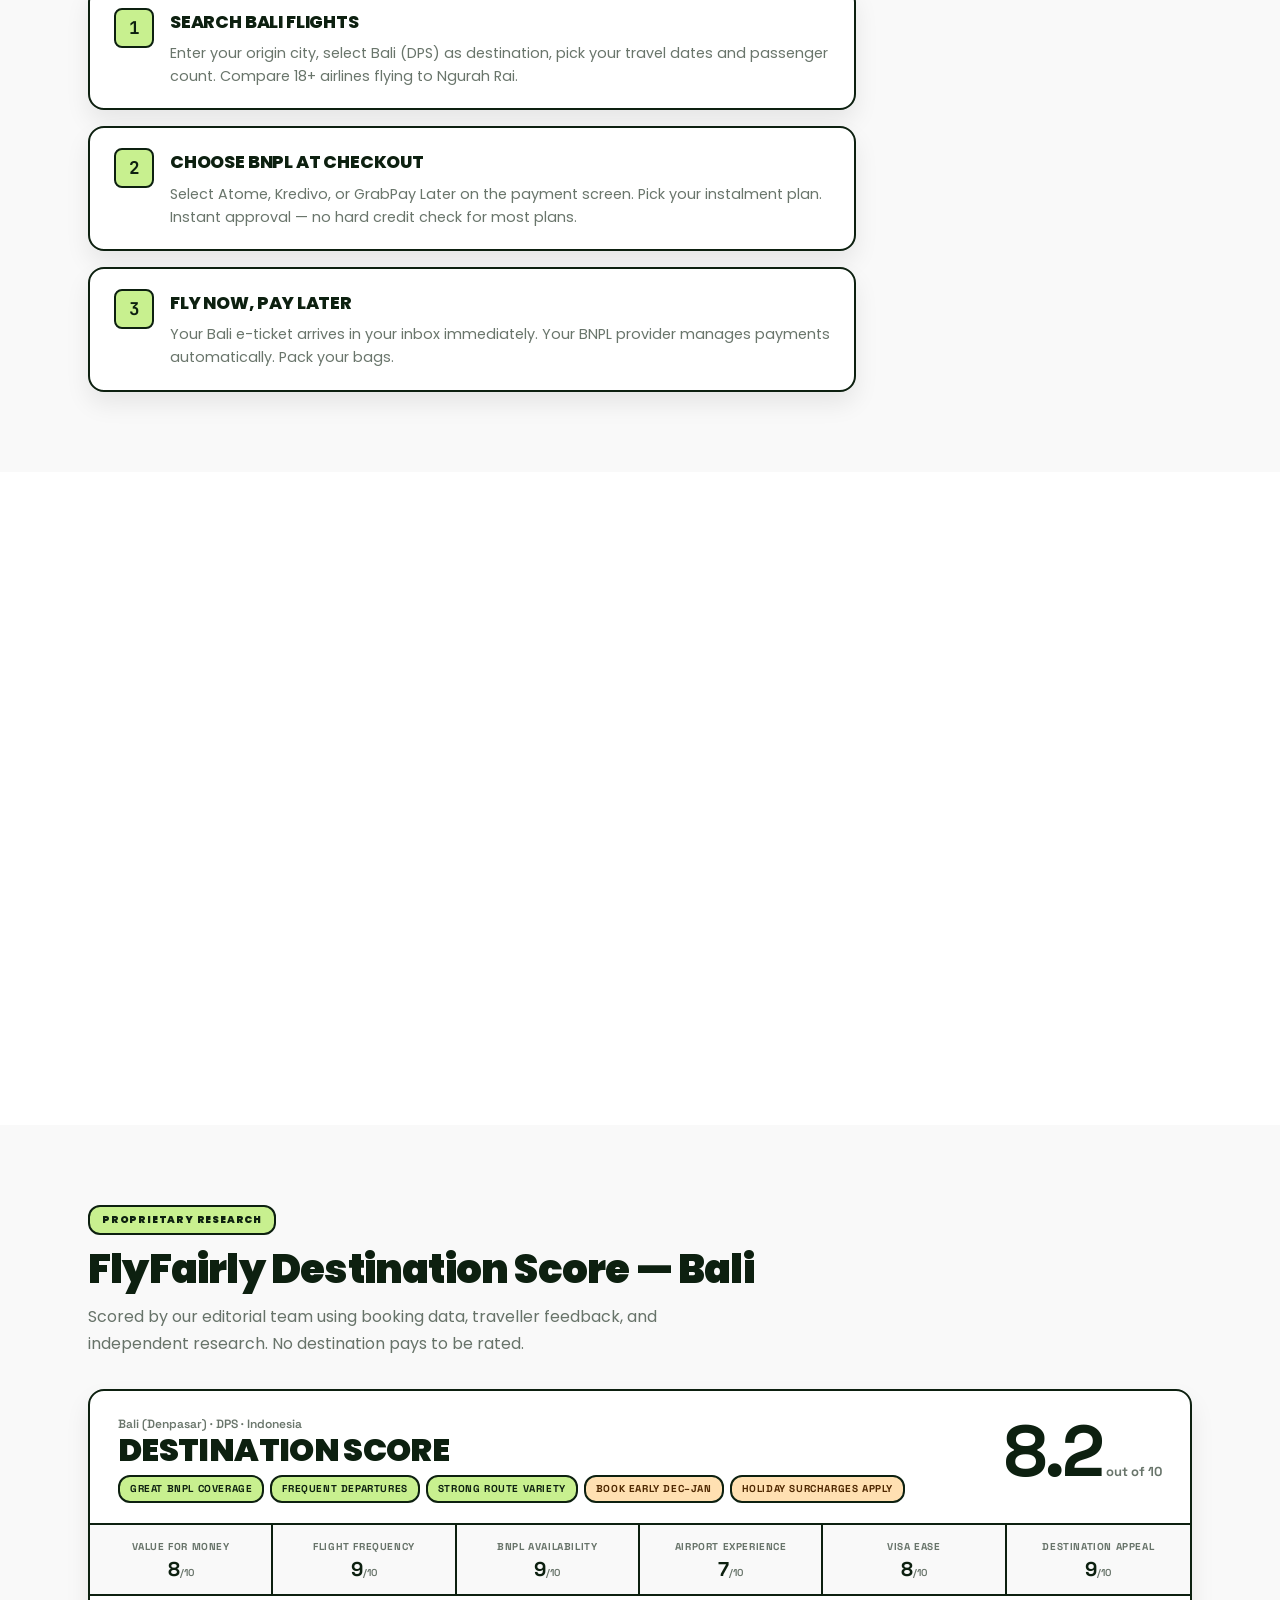
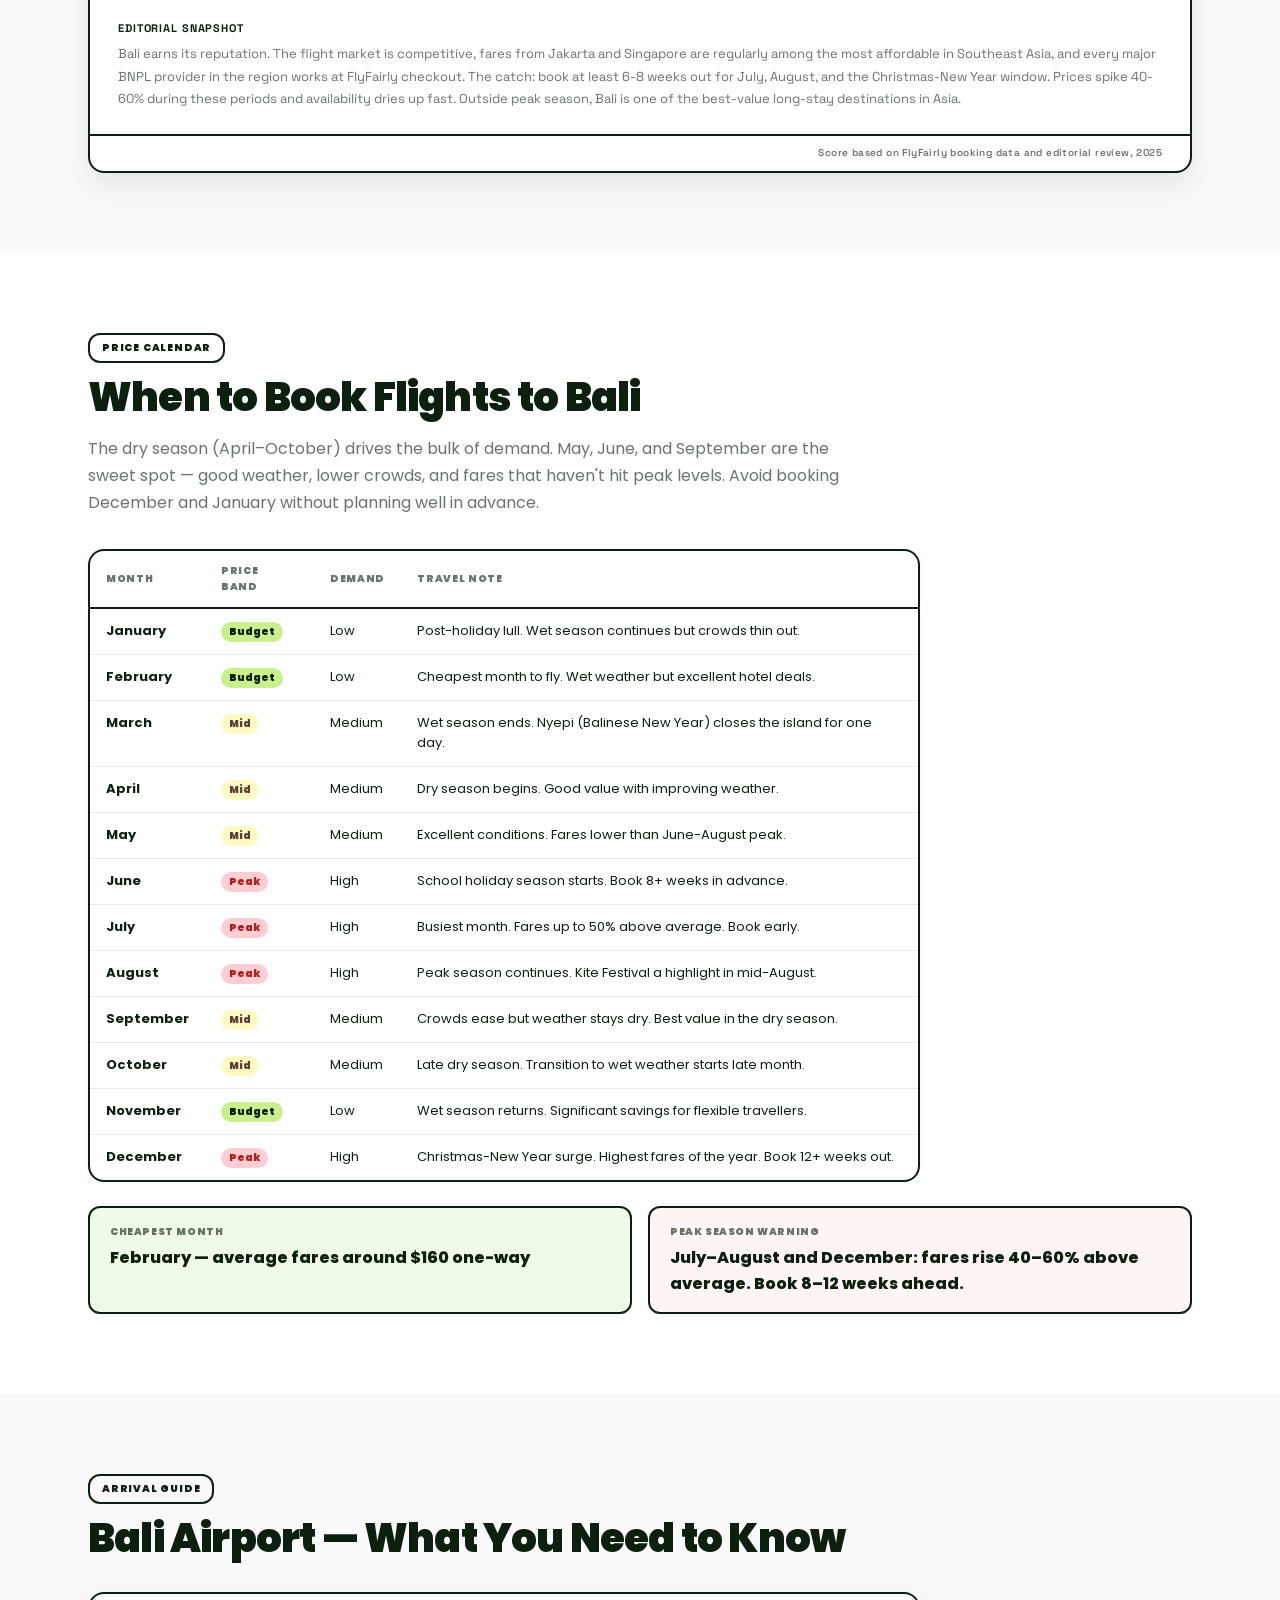
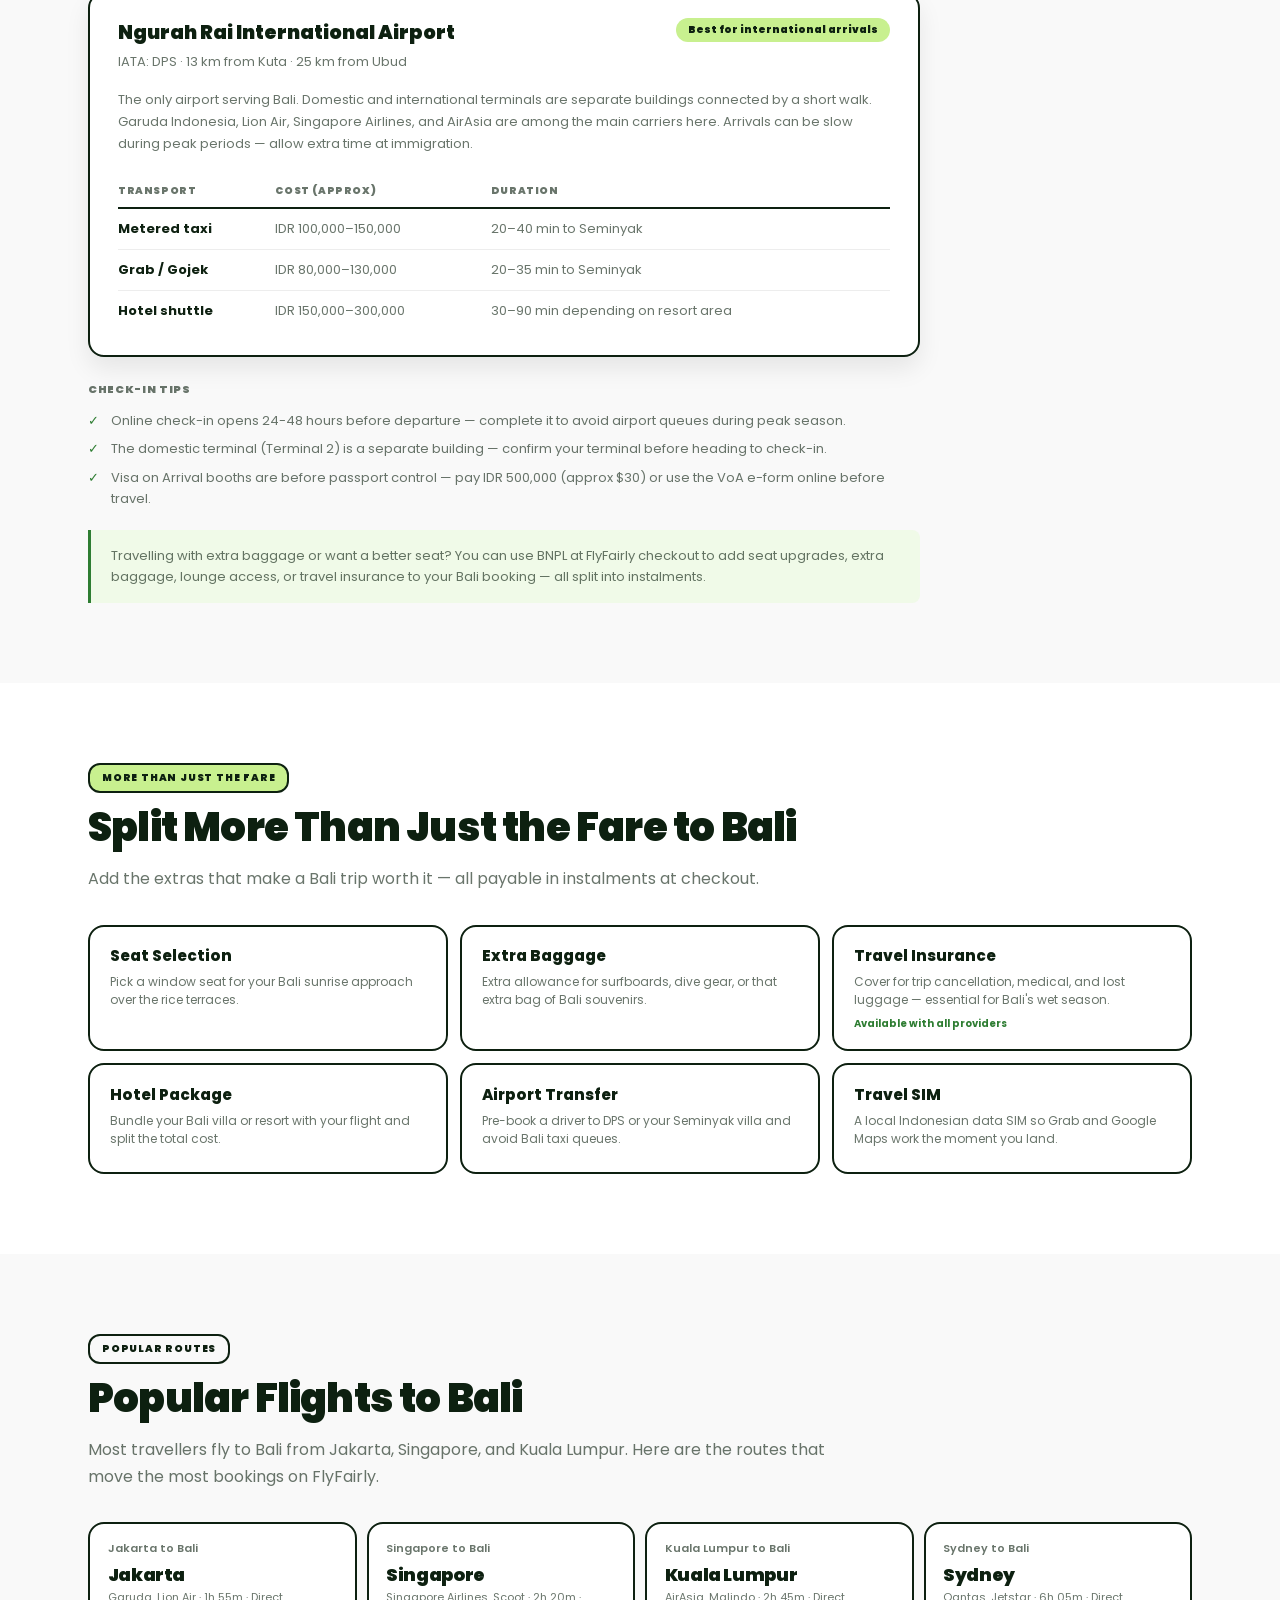
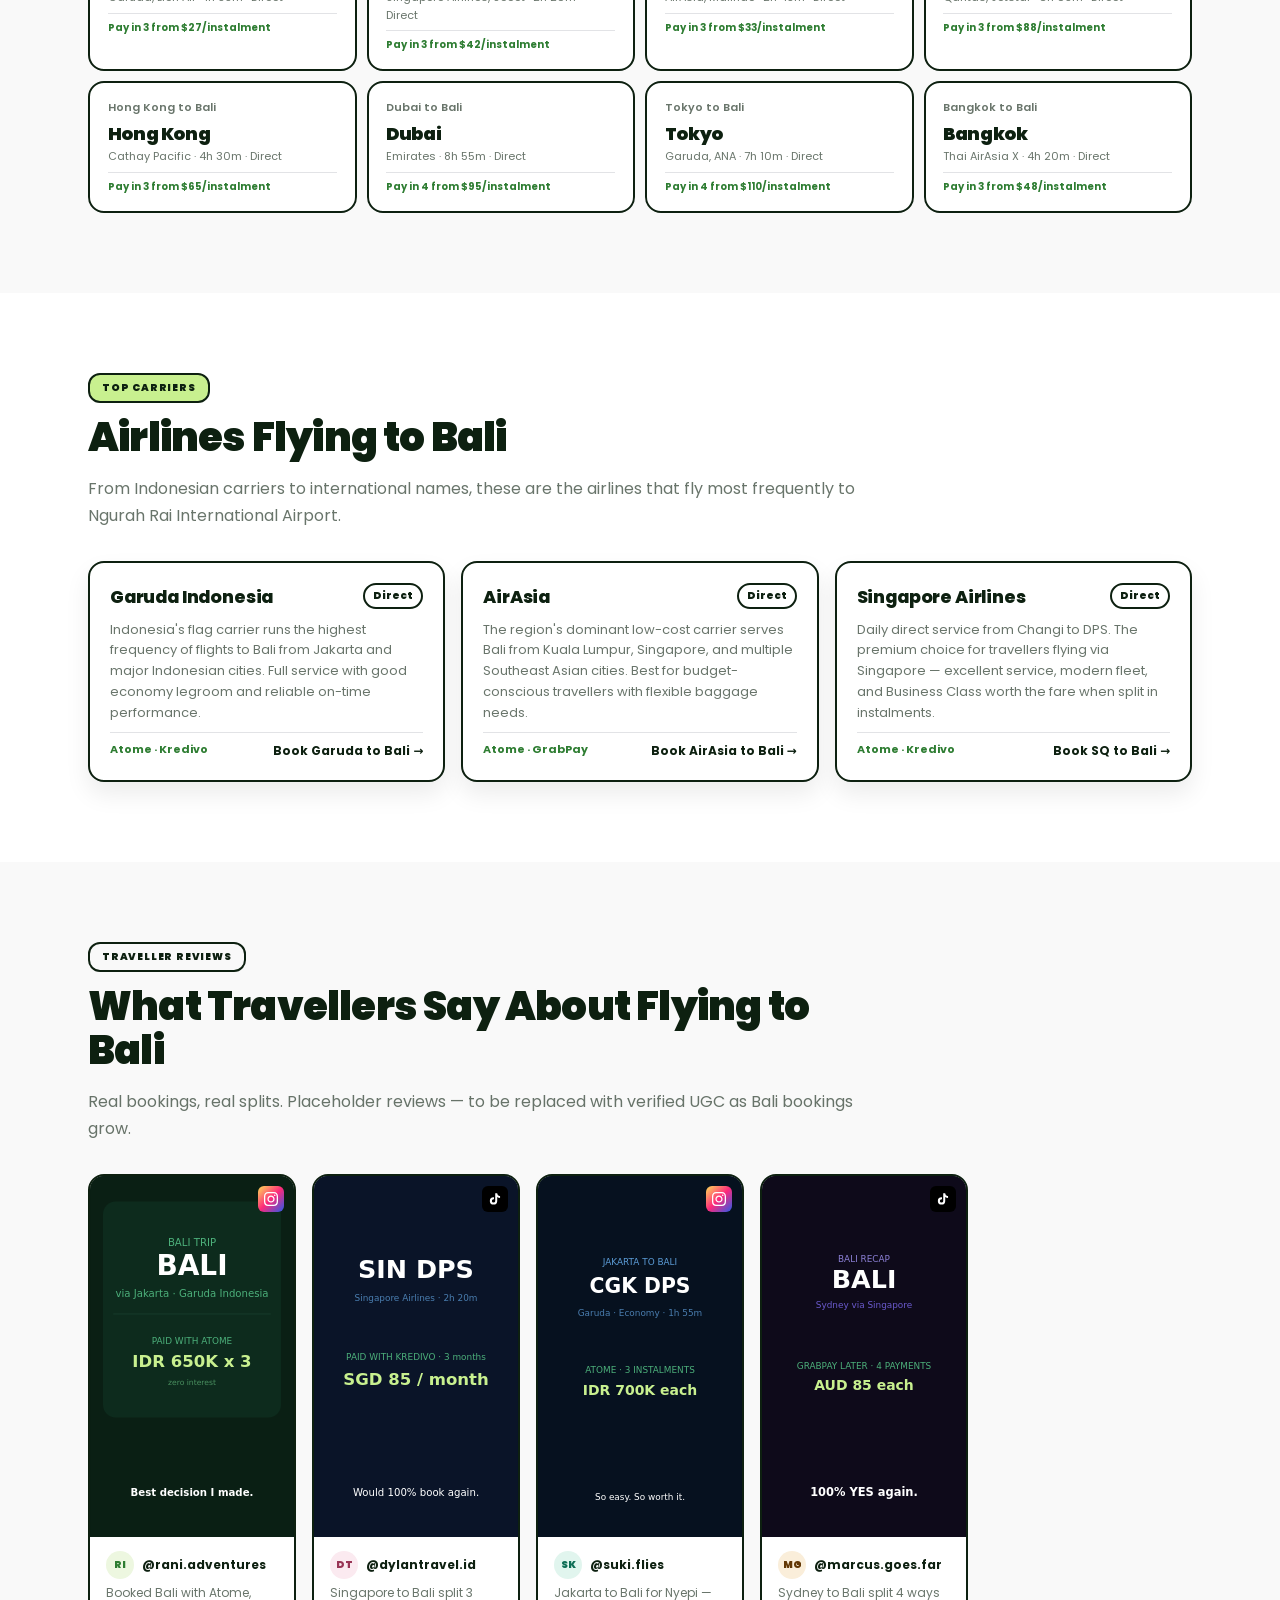
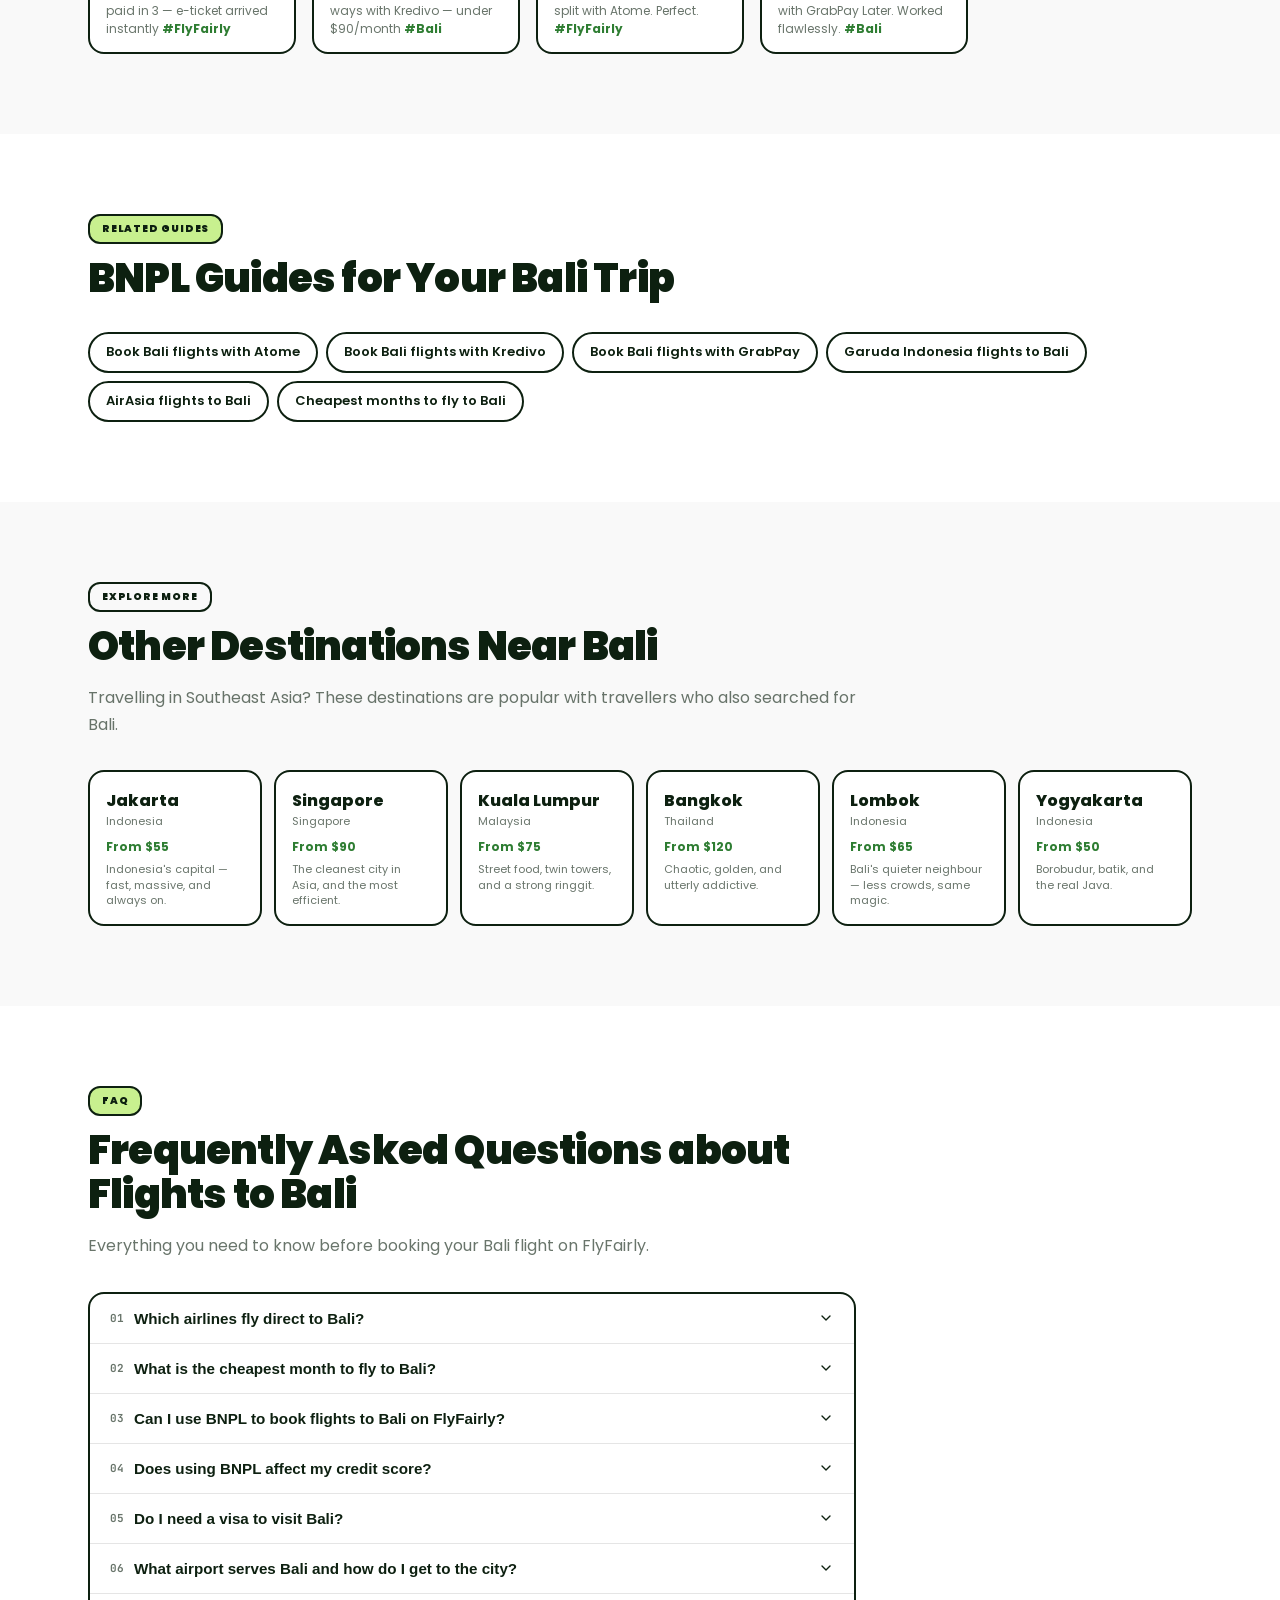
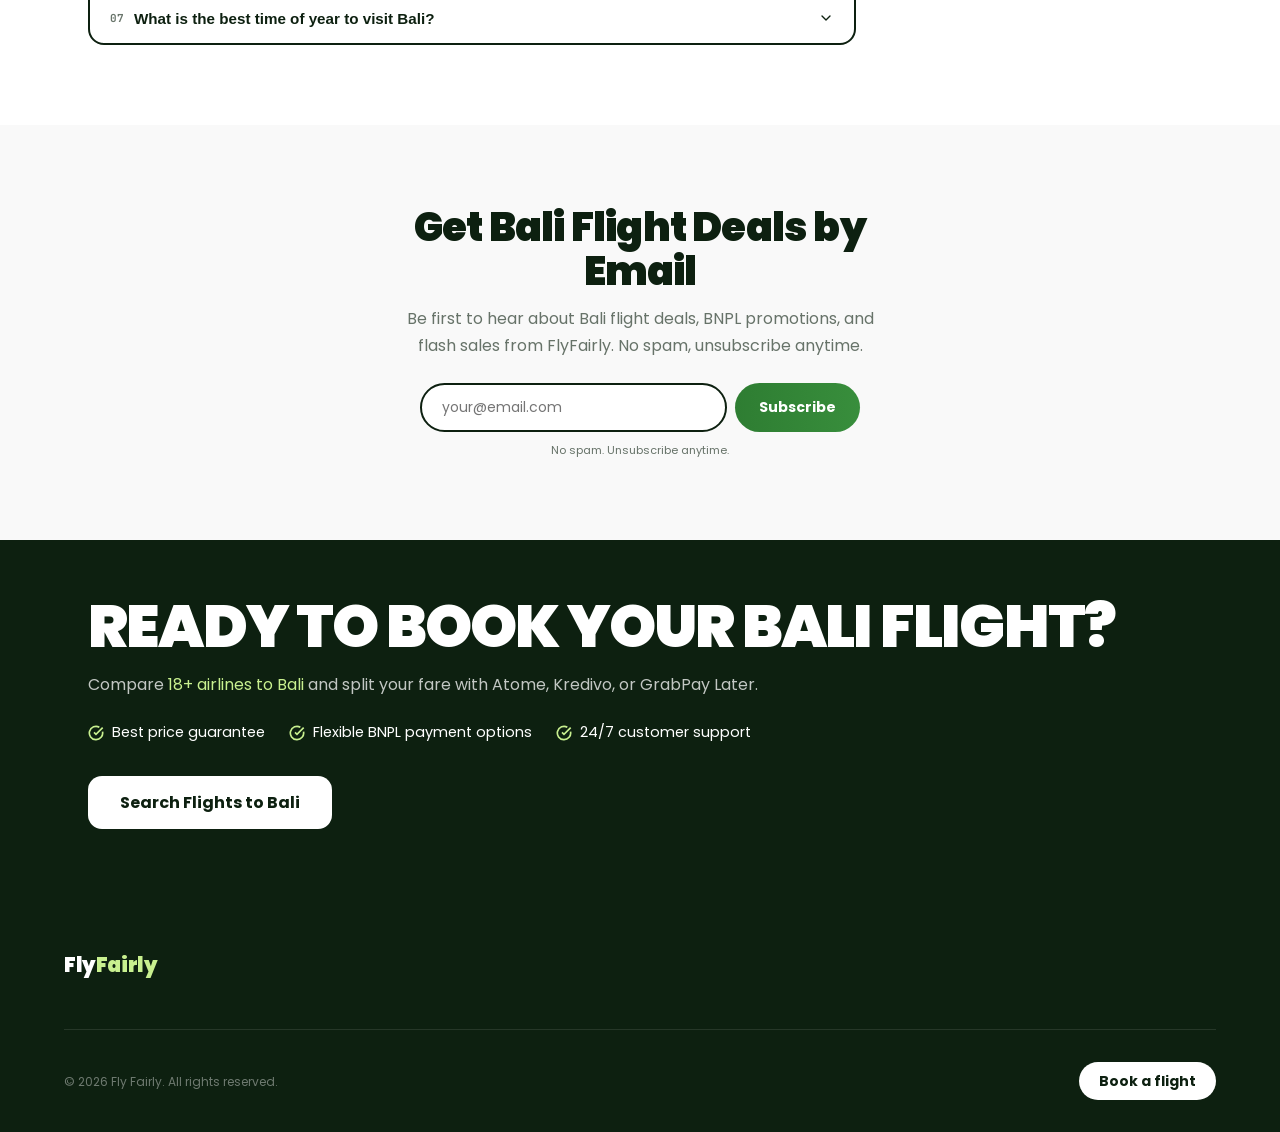
<file: bali_destination.html>
<!DOCTYPE html>
<html lang="en" dir="ltr">
<head>
<meta charset="UTF-8">
<meta name="viewport" content="width=device-width, initial-scale=1">
<title>Flights to Bali | Pay in Instalments with BNPL | FlyFairly</title>
<meta name="description" content="Book Bali flights and split the fare with Atome, Kredivo or GrabPay Later. Compare 18+ airlines, instant e-ticket. No hidden fees. Search now on FlyFairly.">
<link rel="canonical" href="https://flyfairly.com/flights-to/bali">
<link rel="preconnect" href="https://fonts.googleapis.com">
<link rel="preconnect" href="https://fonts.gstatic.com" crossorigin>
<link href="https://fonts.googleapis.com/css2?family=Poppins:wght@400;600;700;800;900&family=JetBrains+Mono:wght@700&family=Space+Grotesk:wght@400;600;700&display=swap" rel="stylesheet">

<script type="application/ld+json" id="breadcrumb">{"@context":"https://schema.org","@type":"BreadcrumbList","itemListElement":[{"@type":"ListItem","position":1,"name":"Home","item":"https://flyfairly.com"},{"@type":"ListItem","position":2,"name":"Flights to Bali","item":"https://flyfairly.com/flights-to/bali"}]}</script>

<script type="application/ld+json" id="howto">{"@context":"https://schema.org","@type":"HowTo","name":"How to book flights to Bali with BNPL on FlyFairly","step":[{"@type":"HowToStep","name":"Search flights to Bali","text":"Enter your departure city, select Bali (DPS) as destination, choose your travel dates and number of passengers on FlyFairly."},{"@type":"HowToStep","name":"Choose your BNPL provider","text":"At checkout, select Atome, Kredivo, or GrabPay Later. Pick your instalment plan. Approval is instant with no hard credit check."},{"@type":"HowToStep","name":"Fly now, pay later","text":"Your Bali e-ticket is delivered to your email immediately. Your BNPL provider handles payments automatically on the agreed schedule."}]}</script>

<script type="application/ld+json" id="faq">{"@context":"https://schema.org","@type":"FAQPage","mainEntity":[{"@type":"Question","name":"Which airlines fly direct to Bali?","acceptedAnswer":{"@type":"Answer","text":"Garuda Indonesia, Lion Air, Citilink, AirAsia, Singapore Airlines, and Jetstar operate direct flights to Bali's Ngurah Rai International Airport (DPS). Routes from Jakarta, Singapore, Kuala Lumpur, and Sydney include direct options."}},{"@type":"Question","name":"What is the cheapest month to fly to Bali?","acceptedAnswer":{"@type":"Answer","text":"January, February, and early March are typically the cheapest months to fly to Bali. Demand drops after the December peak season, and fares can be 30-40% lower than July or August."}},{"@type":"Question","name":"Can I use BNPL to book flights to Bali on FlyFairly?","acceptedAnswer":{"@type":"Answer","text":"Yes. FlyFairly supports Atome, Kredivo, and GrabPay Later at checkout for all flights to Bali. Choose your provider and instalment plan — approval is instant and your e-ticket is delivered immediately."}},{"@type":"Question","name":"Does using BNPL affect my credit score?","acceptedAnswer":{"@type":"Answer","text":"Atome and GrabPay Later do not perform a hard credit check. Kredivo uses a standard credit approval process. None of the providers report on-time payments negatively, but missed payments may affect your credit profile."}},{"@type":"Question","name":"Do I need a visa to visit Bali?","acceptedAnswer":{"@type":"Answer","text":"Indonesia offers visa-free entry or a Visa on Arrival (VoA) for nationals of many countries including Singapore, Malaysia, Australia, the UK, US, and EU member states. Always verify current entry requirements on the Indonesian immigration official website before travelling."}},{"@type":"Question","name":"What airport serves Bali and how do I get to the city centre?","acceptedAnswer":{"@type":"Answer","text":"Bali is served by Ngurah Rai International Airport (DPS), located about 13 km south of Kuta and 25 km from Ubud. Metered taxis and ride-hailing apps (Grab, Gojek) are the most convenient options. Fares to Seminyak typically cost IDR 100,000-150,000."}},{"@type":"Question","name":"What is the best time of year to visit Bali?","acceptedAnswer":{"@type":"Answer","text":"The dry season from April to October is the most popular time to visit Bali, with July and August being peak season. May, June, and September offer excellent weather with slightly lower crowds and fares. The wet season runs November to March but many travellers still visit as prices are lower."}}]}</script>

<style>
  /* ===========================
     PALETTE & THEME — BALI
  =========================== */
  :root {
    --palette-white: #fff;
    --palette-black: #000;
    --palette-neutral-50: #fafafa;
    --palette-neutral-100: #f5f5f5;
    --palette-neutral-200: #e5e5e5;
    --palette-neutral-800: #262626;
    --palette-neutral-900: #171717;

    /* Bali — tropical green */
    --palette-dest-green: #C8F08F;
    --palette-dest-green-dark: #6abf40;
    --palette-dest-green-deep: #2e7d32;
    --palette-dest-ink: #0d2010;
    --palette-dest-ink-dark: #071308;
    --palette-ui-line: #e2e3e6;
    --palette-ui-muted: #6b6b6b;
    --palette-ui-success: #60d096;

    --homepage-bg: #ffffff;
    --homepage-surface: #ffffff;
    --homepage-surface-alt: rgba(0,0,0,0.025);
    --homepage-surface-pop: #f0fae8;
    --homepage-ink: var(--palette-dest-ink);
    --homepage-muted: rgba(13,32,16,0.62);
    --homepage-border: var(--palette-dest-ink);
    --homepage-accent: var(--palette-dest-ink);
    --homepage-accent-dark: var(--palette-dest-ink-dark);
    --homepage-accent-soft: #edf7e0;
    --homepage-positive: var(--palette-dest-green);
    --homepage-on-accent: var(--palette-white);
    --homepage-positive-mint: #b2fce4;
    --homepage-pill-green: var(--palette-dest-green);
    --homepage-nav-bg: var(--palette-dest-ink);

    --homepage-card-radius: 1rem;
    --homepage-cta-radius: 0.875rem;
    --homepage-chip-radius: 12px;
    --homepage-section-padding-x: 1rem;
    --homepage-section-padding-y: 3.5rem;
    --homepage-shadow: 0 12px 24px rgba(0,0,0,0.08);
    --homepage-shadow-hover: 0 16px 30px rgba(0,0,0,0.12);

    --accent-primary: #2e7d32;
    --accent-secondary: #388e3c;

    --ds-font-space-grotesk: 'Space Grotesk', system-ui, sans-serif;
    --ds-font-inter: 'Poppins', system-ui, sans-serif;
    --ds-font-jetbrains-mono: 'JetBrains Mono', monospace;
    --font-fallback: system-ui, -apple-system, sans-serif;
    --font-heading: 'Poppins', sans-serif;
  }

  *, *::before, *::after { box-sizing: border-box; margin: 0; padding: 0; }
  body { font-family: var(--ds-font-inter); color: var(--homepage-ink); background: var(--homepage-bg); line-height: 1.6; -webkit-font-smoothing: antialiased; }
  a { color: inherit; }
  blockquote { margin: 0; }

  /* Layout */
  .flex { display: flex; } .flex-col { flex-direction: column; } .flex-1 { flex: 1; }
  .items-center { align-items: center; } .items-start { align-items: flex-start; }
  .justify-between { justify-content: space-between; } .justify-center { justify-content: center; }
  .gap-2 { gap: 0.5rem; } .gap-3 { gap: 0.75rem; } .gap-4 { gap: 1rem; }
  .gap-6 { gap: 1.5rem; } .gap-8 { gap: 2rem; } .gap-10 { gap: 2.5rem; }
  .text-center { text-align: center; } .w-full { width: 100%; }
  .min-h-svh { min-height: 100svh; } .shrink-0 { flex-shrink: 0; }
  .relative { position: relative; } .overflow-hidden { overflow: hidden; }
  .hidden { display: none; } .mx-auto { margin-left: auto; margin-right: auto; }
  .mt-4 { margin-top: 1rem; } .mb-3 { margin-bottom: 0.75rem; }
  .mb-4 { margin-bottom: 1rem; } .mb-6 { margin-bottom: 1.5rem; }
  .mb-8 { margin-bottom: 2rem; } .mb-10 { margin-bottom: 2.5rem; }
  .p-4 { padding: 1rem; } .p-5 { padding: 1.25rem; } .p-6 { padding: 1.5rem; }
  .py-2 { padding-top: 0.5rem; padding-bottom: 0.5rem; }
  .py-14 { padding-top: 3.5rem; padding-bottom: 3.5rem; }
  .no-underline { text-decoration: none; } .uppercase { text-transform: uppercase; }
  .font-bold { font-weight: 700; } .cursor-pointer { cursor: pointer; }

  /* Grid */
  .grid { display: grid; } .grid-cols-1 { grid-template-columns: repeat(1, 1fr); }
  @media (min-width: 640px) {
    .sm\:grid-cols-2 { grid-template-columns: repeat(2, 1fr); }
    .sm\:grid-cols-3 { grid-template-columns: repeat(3, 1fr); }
  }
  @media (min-width: 768px) {
    .md\:grid-cols-2 { grid-template-columns: repeat(2, 1fr); }
    .md\:grid-cols-3 { grid-template-columns: repeat(3, 1fr); }
    .md\:text-center { text-align: center; }
    .md\:py-20 { padding-top: 5rem; padding-bottom: 5rem; }
  }
  @media (min-width: 1024px) {
    .lg\:grid-cols-3 { grid-template-columns: repeat(3, 1fr); }
    .lg\:grid-cols-4 { grid-template-columns: repeat(4, 1fr); }
  }

  /* Components */
  .homepage-section { padding: var(--homepage-section-padding-y) var(--homepage-section-padding-x); }
  .homepage-section-alt { background: var(--homepage-surface-alt); }
  .homepage-section-accent { background: var(--homepage-accent); color: var(--homepage-on-accent); }
  .homepage-container { max-width: 72rem; margin: 0 auto; width: 100%; padding: 0 1rem; }
  @media (min-width: 768px) { .homepage-container { padding: 0 1.5rem; } .homepage-section { padding: 5rem 1.5rem; } }

  .homepage-heading { font-family: var(--font-heading); font-size: clamp(1.75rem, 4vw, 2.5rem); font-weight: 900; line-height: 1.1; letter-spacing: -0.02em; color: var(--homepage-ink); }
  .homepage-heading-xl { font-family: var(--font-heading); font-size: clamp(2rem, 8vw, 3.5rem); font-weight: 900; line-height: 1.05; letter-spacing: -0.03em; color: var(--homepage-ink); }
  .homepage-copy { font-size: 1rem; line-height: 1.7; color: var(--homepage-muted); }
  .homepage-copy-wide { max-width: 60ch; }

  .homepage-eyebrow { display: inline-flex; align-items: center; font-size: 10px; font-weight: 900; letter-spacing: 0.08em; text-transform: uppercase; padding: 5px 12px; border-radius: 12px; border: 2px solid var(--homepage-border); color: var(--homepage-ink); }
  .homepage-eyebrow-lime { background: var(--homepage-positive); color: var(--homepage-ink); }
  .homepage-eyebrow-ink { background: var(--homepage-ink); color: var(--homepage-on-accent); }

  .homepage-card { background: var(--homepage-surface); border: 2px solid var(--homepage-border); border-radius: var(--homepage-card-radius); box-shadow: var(--homepage-shadow); transition: box-shadow 0.2s ease; }
  .homepage-card:hover { box-shadow: var(--homepage-shadow-hover); }
  .homepage-provider-title { font-size: 1.1rem; font-weight: 800; letter-spacing: -0.01em; color: var(--homepage-ink); }

  .homepage-cta { display: inline-flex; align-items: center; justify-content: center; padding: 0.65rem 1.5rem; border-radius: var(--homepage-cta-radius); font-weight: 700; font-size: 0.95rem; cursor: pointer; text-decoration: none; transition: opacity 0.15s ease; white-space: nowrap; }
  .homepage-cta:hover { opacity: 0.88; }

  /* FAQ */
  .homepage-faq-trigger { width: 100%; display: flex; align-items: center; justify-content: space-between; padding: 1rem 0; font-weight: 600; font-size: 0.95rem; cursor: pointer; background: none; border: none; color: var(--homepage-ink); text-align: left; gap: 1rem; }
  .homepage-faq-number { font-family: var(--ds-font-jetbrains-mono); font-size: 11px; font-weight: 700; color: var(--homepage-muted); flex-shrink: 0; }
  .homepage-faq-question { flex: 1; }
  .homepage-faq-answer { font-size: 0.9rem; line-height: 1.7; color: var(--homepage-muted); padding: 0 0 1rem 2rem; display: none; }
  .homepage-faq-answer.open { display: block; }
  .homepage-faq-chevron { transition: transform 0.2s; flex-shrink: 0; }
  .homepage-faq-chevron.open { transform: rotate(180deg); }
  .faq-item { border-bottom: 1px solid rgba(0,0,0,0.1); }
  .faq-item:last-child { border-bottom: none; }
  .faq-item-inner { padding: 0 1.25rem; }

  /* Header / Nav */
  header { background: var(--homepage-nav-bg); position: sticky; top: 0; z-index: 50; }
  nav { max-width: 72rem; margin: 0 auto; height: 3.5rem; display: flex; align-items: center; justify-content: space-between; padding: 0 1rem; }
  .nav-logo { font-family: var(--font-heading); font-size: 1.25rem; font-weight: 900; color: white; text-decoration: none; letter-spacing: -0.02em; }
  .nav-logo span { color: var(--palette-dest-green); }
  .nav-actions { display: flex; align-items: center; gap: 0.5rem; }
  .nav-btn { background: white; color: var(--homepage-ink); border: none; border-radius: 9999px; padding: 0.4rem 1.1rem; font-size: 0.85rem; font-weight: 700; cursor: pointer; text-decoration: none; }
  .nav-icon-btn { width: 2.25rem; height: 2.25rem; background: rgba(255,255,255,0.1); border: none; border-radius: 50%; display: flex; align-items: center; justify-content: center; cursor: pointer; color: white; }

  /* Hero */
  .hero-section { background: var(--homepage-bg); padding: 2.5rem 1rem 3rem; }
  .hero-section .homepage-container { display: flex; flex-direction: column; gap: 2rem; }
  .hero-headings { text-align: center; }
  .hero-headings h1 { margin-bottom: 0.75rem; }
  .dest-highlight { color: var(--palette-dest-green-deep); }

  /* Plan strip pills */
  .plan-strip { display: flex; justify-content: center; flex-wrap: wrap; gap: 0.5rem; margin-top: 1.25rem; }
  .plan-pill { display: inline-flex; align-items: center; gap: 0.4rem; font-size: 12px; font-weight: 700; padding: 6px 14px; border-radius: 9999px; background: var(--palette-dest-green); color: var(--homepage-ink); border: 2px solid var(--homepage-ink); }
  .plan-pill-note { font-size: 11px; color: var(--homepage-muted); text-align: center; margin-top: 0.4rem; }

  /* Search widget */
  .search-widget { background: white; border: 4px solid var(--homepage-ink); border-radius: 9999px; padding: 0.5rem 0.5rem 0.5rem 1.5rem; display: flex; align-items: center; gap: 0.75rem; max-width: 700px; margin: 0 auto; width: 100%; box-shadow: 0 8px 32px rgba(0,0,0,0.12); }
  .search-field { flex: 1; display: flex; flex-direction: column; gap: 1px; min-width: 0; }
  .search-field-label { font-size: 9px; font-weight: 700; text-transform: uppercase; letter-spacing: 0.06em; color: var(--homepage-muted); }
  .search-field-value { font-size: 14px; font-weight: 700; color: var(--homepage-ink); white-space: nowrap; overflow: hidden; text-overflow: ellipsis; }
  .search-divider { width: 1px; height: 36px; background: rgba(0,0,0,0.12); flex-shrink: 0; }
  .search-btn { background: linear-gradient(135deg, var(--accent-primary), var(--accent-secondary)); color: white; border: none; border-radius: 9999px; padding: 0.65rem 1.4rem; font-size: 14px; font-weight: 700; cursor: pointer; white-space: nowrap; flex-shrink: 0; }
  @media (max-width: 640px) { .search-widget { border-radius: 1.5rem; flex-wrap: wrap; padding: 1rem; gap: 0; } .search-field { flex: 1 1 40%; padding: 0.5rem; } .search-divider { display: none; } .search-btn { width: 100%; border-radius: 9999px; margin-top: 0.75rem; justify-content: center; display: flex; } }

  /* Trust strip */
  .trust-strip { display: flex; flex-wrap: wrap; justify-content: center; gap: 2rem; padding: 1.5rem 1rem; border-top: 1px solid rgba(0,0,0,0.06); border-bottom: 1px solid rgba(0,0,0,0.06); }
  .trust-item { display: flex; align-items: center; gap: 0.5rem; font-size: 13px; font-weight: 600; color: var(--homepage-ink); }

  /* BNPL marquee */
  .bnpl-viewport { overflow: hidden; position: relative; -webkit-mask-image: linear-gradient(to right, transparent 0%, black 7%, black 93%, transparent 100%); mask-image: linear-gradient(to right, transparent 0%, black 7%, black 93%, transparent 100%); }
  .bnpl-track { display: inline-flex; animation: marquee 32s linear infinite; white-space: nowrap; }
  @keyframes marquee { from { transform: translateX(0); } to { transform: translateX(-50%); } }

  /* Calculator */
  .calc-wrap { margin-top: 2rem; background: var(--homepage-surface); border: 2px solid var(--homepage-border); border-radius: var(--homepage-card-radius); padding: 1.75rem 2rem; }
  .calc-title { font-size: 10px; font-weight: 900; text-transform: uppercase; letter-spacing: 0.08em; color: var(--homepage-muted); margin-bottom: 0.5rem; }
  .calc-input-row { display: flex; align-items: center; gap: 4px; margin-bottom: 1.5rem; }
  .calc-sym { font-size: 36px; font-weight: 700; color: var(--homepage-muted); line-height: 1; }
  .calc-price-input { font-size: 48px; font-weight: 900; font-family: var(--font-heading); width: 240px; background: transparent; border: none; border-bottom: 1.5px solid var(--palette-ui-line); color: var(--homepage-ink); outline: none; padding: 2px 4px; letter-spacing: -0.03em; }
  .calc-price-input:focus { border-bottom-color: var(--palette-dest-green-deep); }
  .calc-divider { height: 1px; background: var(--palette-ui-line); margin-bottom: 1.25rem; }
  .calc-cards-grid { display: grid; grid-template-columns: repeat(3, 1fr); gap: 0; border: 1.5px solid var(--homepage-border); border-radius: var(--homepage-card-radius); overflow: hidden; }
  .calc-card { padding: 1rem 1.1rem; border-right: 1.5px solid var(--homepage-border); border-bottom: 1.5px solid var(--homepage-border); background: var(--homepage-surface); }
  .calc-card:nth-child(3n) { border-right: none; }
  .calc-card:nth-child(4), .calc-card:nth-child(5), .calc-card:nth-child(6) { border-bottom: none; }
  .calc-card-title { font-size: 10px; font-weight: 700; text-transform: uppercase; letter-spacing: 0.06em; color: var(--homepage-muted); margin-bottom: 6px; }
  .calc-card-amount { font-size: 1.5rem; font-weight: 900; font-family: var(--font-heading); color: var(--homepage-ink); line-height: 1; letter-spacing: -0.02em; }
  .calc-card-sub { font-size: 10px; color: var(--homepage-muted); margin-top: 3px; line-height: 1.4; }
  @media (max-width: 640px) { .calc-cards-grid { grid-template-columns: repeat(2, 1fr); } .calc-card:nth-child(3n) { border-right: 1.5px solid var(--homepage-border); } .calc-card:nth-child(2n) { border-right: none; } .calc-card:nth-child(4), .calc-card:nth-child(5) { border-bottom: 1.5px solid var(--homepage-border); } .calc-card:nth-child(5), .calc-card:nth-child(6) { border-bottom: none; } .calc-price-input { font-size: 36px; width: 180px; } }

  /* How-to steps */
  .step-card { display: flex; gap: 1rem; align-items: flex-start; padding: 1.25rem 1.5rem; }
  .step-number { width: 2.5rem; height: 2.5rem; border: 2px solid var(--homepage-border); border-radius: 8px; background: var(--homepage-positive); color: var(--homepage-ink); font-family: var(--ds-font-jetbrains-mono); font-size: 1.1rem; font-weight: 700; display: flex; align-items: center; justify-content: center; flex-shrink: 0; }
  .step-content h3 { font-size: 1.1rem; font-weight: 800; text-transform: uppercase; letter-spacing: -0.01em; margin-bottom: 0.4rem; }
  .step-content p { font-size: 0.9rem; color: var(--homepage-muted); }

  /* Score card (ar-wrap) */
  .ar-wrap { font-family: var(--ds-font-space-grotesk, system-ui, sans-serif); border: 2px solid var(--homepage-border); border-radius: var(--homepage-card-radius); overflow: hidden; }
  .ar-top { display: flex; align-items: flex-start; justify-content: space-between; gap: 1rem; padding: 1.5rem 1.75rem 1.25rem; border-bottom: 2px solid var(--homepage-border); }
  .ar-airline-name { font-size: clamp(1.4rem,3vw,2rem); font-weight: 900; letter-spacing: -0.02em; line-height: 1.02; text-transform: uppercase; color: var(--homepage-ink); margin: 0 0 0.3rem; }
  .ar-airline-sub { font-size: 12px; color: var(--homepage-muted); font-weight: 600; margin: 0; }
  .ar-score-block { text-align: right; flex-shrink: 0; }
  .ar-score-num { font-size: clamp(3rem,6vw,4.5rem); font-weight: 900; line-height: 1; letter-spacing: -0.04em; color: var(--homepage-ink); }
  .ar-score-label { font-size: 13px; font-weight: 700; color: var(--homepage-muted); text-align: right; }
  .ar-ratings-row { display: grid; grid-template-columns: repeat(6,minmax(0,1fr)); border-bottom: 2px solid var(--homepage-border); background: var(--homepage-surface-alt); }
  .ar-rating-cell { padding: 0.9rem 1.25rem; border-right: 2px solid var(--homepage-border); text-align: center; }
  .ar-rating-cell:last-child { border-right: none; }
  .ar-rating-label { font-size: 10px; font-weight: 700; letter-spacing: 0.06em; text-transform: uppercase; color: var(--homepage-muted); margin: 0 0 0.25rem; }
  .ar-rating-score { font-size: 1.25rem; font-weight: 900; color: var(--homepage-ink); margin: 0; line-height: 1; }
  .ar-rating-denom { font-size: 10px; font-weight: 600; color: var(--homepage-muted); }
  .ar-body { padding: 1.5rem 1.75rem; display: flex; flex-direction: column; gap: 1.25rem; }
  .ar-section-title { font-size: 11px; font-weight: 900; letter-spacing: 0.08em; text-transform: uppercase; color: var(--homepage-ink); margin: 0 0 0.4rem; }
  .ar-section-text { font-size: 13px; line-height: 1.7; color: var(--homepage-muted); margin: 0; }
  .ar-divider { border: none; border-top: 2px solid var(--homepage-border); margin: 0; }
  .ar-tags { display: flex; flex-wrap: wrap; gap: 6px; }
  .ar-tag { font-size: 10px; font-weight: 900; letter-spacing: 0.06em; text-transform: uppercase; padding: 4px 10px; border-radius: 12px; border: 2px solid var(--homepage-border); }
  .ar-tag-pos { background: var(--homepage-positive); color: var(--homepage-ink); }
  .ar-tag-neg { background: #FFE0B2; color: #4e2700; }
  .ar-footer { padding: 0.6rem 1.75rem; border-top: 2px solid var(--homepage-border); }
  .ar-footer-text { font-size: 10px; font-weight: 600; letter-spacing: 0.04em; color: var(--homepage-muted); margin: 0; text-align: right; }
  @media (max-width: 600px) { .ar-ratings-row { grid-template-columns: repeat(3,minmax(0,1fr)); } .ar-top { flex-direction: column; } .ar-score-block { text-align: left; } }

  /* Month table */
  .month-table { width: 100%; border-collapse: collapse; font-size: 13px; }
  .month-table th { text-align: left; font-size: 10px; font-weight: 900; text-transform: uppercase; letter-spacing: 0.07em; color: var(--homepage-muted); padding: 0.75rem 1rem; border-bottom: 2px solid var(--homepage-border); }
  .month-table td { padding: 0.75rem 1rem; border-bottom: 1px solid rgba(0,0,0,0.07); vertical-align: top; }
  .month-table tr:last-child td { border-bottom: none; }
  .price-badge { display: inline-block; font-size: 10px; font-weight: 900; padding: 2px 8px; border-radius: 9999px; }
  .price-budget { background: var(--palette-dest-green); color: var(--homepage-ink); }
  .price-mid { background: #FFF9C4; color: #5D4037; }
  .price-peak { background: #FFCDD2; color: #B71C1C; }

  /* Routes grid */
  .routes-grid { display: grid; grid-template-columns: repeat(2,1fr); gap: 10px; }
  @media (min-width: 640px) { .routes-grid { grid-template-columns: repeat(3,1fr); } }
  @media (min-width: 1024px) { .routes-grid { grid-template-columns: repeat(4,1fr); } }
  .route-card { background: var(--homepage-surface); border: 2px solid var(--homepage-border); border-radius: var(--homepage-card-radius); padding: 1rem 1.1rem; text-decoration: none; display: flex; flex-direction: column; transition: box-shadow 0.18s ease; }
  .route-card:hover { box-shadow: var(--homepage-shadow); }
  .route-card-route { font-size: 11px; font-weight: 600; color: var(--homepage-muted); margin-bottom: 8px; }
  .route-card-city { font-size: 1.1rem; font-weight: 900; font-family: var(--font-heading); color: var(--homepage-ink); letter-spacing: -0.02em; line-height: 1.1; }
  .route-card-meta { font-size: 11px; color: var(--homepage-muted); margin-top: 4px; }
  .route-card-bnpl { font-size: 10px; font-weight: 700; color: var(--palette-dest-green-deep); margin-top: 6px; padding-top: 6px; border-top: 1px solid var(--palette-ui-line); }

  /* UGC reviews */
  .ugc-grid { display: grid; grid-template-columns: repeat(auto-fill, minmax(200px, 1fr)); gap: 16px; }
  .ugc-card { border: 2px solid var(--homepage-border); border-radius: var(--homepage-card-radius); overflow: hidden; background: var(--homepage-surface); }
  .ugc-thumb { position: relative; padding-bottom: 177%; background: #1a1a2e; }
  .ugc-caption { padding: 0.85rem 1rem; }
  .ugc-user { display: flex; align-items: center; gap: 0.5rem; margin-bottom: 0.35rem; }
  .ugc-avatar { width: 28px; height: 28px; border-radius: 50%; display: flex; align-items: center; justify-content: center; font-size: 10px; font-weight: 900; flex-shrink: 0; }
  .ugc-username { font-size: 12px; font-weight: 700; color: var(--homepage-ink); }
  .ugc-text { font-size: 12px; color: var(--homepage-muted); line-height: 1.5; }
  .ugc-tag { font-weight: 700; color: var(--palette-dest-green-deep); }
  .ugc-platform-badge { position: absolute; top: 0.6rem; right: 0.6rem; width: 26px; height: 26px; border-radius: 6px; display: flex; align-items: center; justify-content: center; }

  /* Extras grid */
  .extras-grid { display: grid; grid-template-columns: repeat(2,1fr); gap: 12px; }
  @media (min-width: 640px) { .extras-grid { grid-template-columns: repeat(3,1fr); } }
  .extra-card { border: 2px solid var(--homepage-border); border-radius: var(--homepage-card-radius); padding: 1.1rem 1.25rem; background: var(--homepage-surface); }
  .extra-card-title { font-size: 0.95rem; font-weight: 800; color: var(--homepage-ink); margin-bottom: 0.3rem; }
  .extra-card-desc { font-size: 12px; color: var(--homepage-muted); line-height: 1.5; margin-bottom: 0.4rem; }
  .extra-card-bnpl { font-size: 10px; font-weight: 700; color: var(--palette-dest-green-deep); }

  /* Nearby destinations */
  .nearby-grid { display: grid; grid-template-columns: repeat(2,1fr); gap: 12px; }
  @media (min-width: 640px) { .nearby-grid { grid-template-columns: repeat(3,1fr); } }
  @media (min-width: 1024px) { .nearby-grid { grid-template-columns: repeat(6,1fr); } }
  .nearby-card { border: 2px solid var(--homepage-border); border-radius: var(--homepage-card-radius); padding: 1rem; text-decoration: none; background: var(--homepage-surface); display: block; transition: box-shadow 0.18s ease; }
  .nearby-card:hover { box-shadow: var(--homepage-shadow); }
  .nearby-card-city { font-size: 1rem; font-weight: 800; color: var(--homepage-ink); }
  .nearby-card-country { font-size: 11px; color: var(--homepage-muted); margin-bottom: 0.4rem; }
  .nearby-card-price { font-size: 12px; font-weight: 700; color: var(--palette-dest-green-deep); margin-bottom: 0.35rem; }
  .nearby-card-tagline { font-size: 11px; color: var(--homepage-muted); line-height: 1.4; }

  /* Cluster links */
  .cluster-pills { display: flex; flex-wrap: wrap; gap: 8px; }
  .cluster-pill { display: inline-flex; font-size: 13px; font-weight: 600; padding: 8px 16px; border-radius: 9999px; border: 2px solid var(--homepage-border); text-decoration: none; color: var(--homepage-ink); background: var(--homepage-surface); transition: background 0.15s ease; }
  .cluster-pill:hover { background: var(--homepage-surface-pop); }

  /* Email & CTA */
  .email-form { display: flex; gap: 8px; width: 100%; max-width: 440px; flex-wrap: wrap; justify-content: center; }
  .email-input { flex: 1; min-width: 200px; border-radius: 9999px; border: 2px solid var(--homepage-border); padding: 12px 20px; font-size: 14px; outline: none; font-family: inherit; }
  .email-btn { border-radius: 9999px; padding: 12px 24px; font-size: 14px; font-weight: 700; color: white; background: linear-gradient(to right, var(--accent-primary), var(--accent-secondary)); border: none; cursor: pointer; font-family: inherit; }
  .closing-cta-check { display: flex; align-items: center; gap: 0.5rem; font-size: 0.9rem; }
  .check-icon { color: var(--homepage-positive); flex-shrink: 0; }

  /* Footer */
  footer { background: var(--homepage-ink); color: white; padding: 4rem 1rem 2rem; }
  .footer-inner { max-width: 72rem; margin: 0 auto; }
  .footer-brand { font-family: var(--font-heading); font-size: 1.25rem; font-weight: 900; color: white; letter-spacing: -0.02em; }
  .footer-brand span { color: var(--palette-dest-green); }
  .footer-bottom { border-top: 1px solid rgba(255,255,255,0.1); padding-top: 2rem; margin-top: 3rem; display: flex; flex-wrap: wrap; gap: 1rem; align-items: center; justify-content: space-between; }
  .footer-copy { font-size: 12px; color: rgba(255,255,255,0.4); }
  .footer-cta { background: white; color: var(--homepage-ink); padding: 0.5rem 1.25rem; border-radius: 9999px; font-weight: 700; font-size: 14px; text-decoration: none; }

  h1, h2, h3, .homepage-heading, .homepage-heading-xl { font-family: var(--font-heading); }
</style>
</head>
<body>
<div class="flex min-h-svh flex-col">

<!-- HEADER -->
<header>
  <nav>
    <a class="nav-logo" href="https://flyfairly.com/">Fly<span>Fairly</span></a>
    <div class="nav-actions">
      <button class="nav-icon-btn" aria-label="Language and currency">
        <svg width="18" height="18" viewBox="0 0 24 24" fill="none" stroke="currentColor" stroke-width="2" stroke-linecap="round" stroke-linejoin="round"><circle cx="12" cy="12" r="10"></circle><path d="M12 2a14.5 14.5 0 0 0 0 20 14.5 14.5 0 0 0 0-20"></path><path d="M2 12h20"></path></svg>
      </button>
      <a href="https://flyfairly.com/auth" class="nav-icon-btn" aria-label="Account">
        <svg width="18" height="18" viewBox="0 0 24 24" fill="none" stroke="currentColor" stroke-width="2" stroke-linecap="round" stroke-linejoin="round"><path d="M18 20a6 6 0 0 0-12 0"></path><circle cx="12" cy="10" r="4"></circle><circle cx="12" cy="12" r="10"></circle></svg>
      </a>
      <a href="https://flyfairly.com/" class="nav-btn">Search Flights</a>
    </div>
  </nav>
</header>

<main>

<!-- ===========================
     SECTION 1 — HERO
=========================== -->
<section class="hero-section">
  <div class="homepage-container">
    <div class="hero-headings">
      <p class="homepage-eyebrow homepage-eyebrow-lime" style="margin-bottom:0.75rem">BOOK NOW, PAY LATER</p>
      <h1 class="homepage-heading-xl">Flights to <span class="dest-highlight">Bali</span> — Search, Compare &amp; Pay in Instalments</h1>
      <p style="margin-top:0.75rem;margin-bottom:1.5rem;font-size:1.1rem;font-weight:400;color:rgba(0,0,0,0.7)">18+ airlines to Bali (DPS) · BNPL at checkout · Instant e-ticket delivery</p>
      <!-- Trust pills -->
      <div class="trust-strip" style="border:none;padding:0 0 1.25rem">
        <span class="trust-item"><span style="font-size:1rem">✓</span> 600+ airlines searched</span>
        <span class="trust-item"><span style="font-size:1rem">✓</span> 0% interest options</span>
        <span class="trust-item"><span style="font-size:1rem">✓</span> Instant e-ticket</span>
      </div>
      <!-- Search widget -->
      <div class="search-widget" role="search" aria-label="Flight search">
        <div class="search-field">
          <span class="search-field-label">From</span>
          <span class="search-field-value">Any city</span>
        </div>
        <div class="search-divider"></div>
        <div class="search-field">
          <span class="search-field-label">To</span>
          <span class="search-field-value">Bali (DPS)</span>
        </div>
        <div class="search-divider"></div>
        <div class="search-field">
          <span class="search-field-label">Dates</span>
          <span class="search-field-value">Any dates</span>
        </div>
        <div class="search-divider"></div>
        <div class="search-field">
          <span class="search-field-label">Passengers</span>
          <span class="search-field-value">1 adult</span>
        </div>
        <button class="search-btn" aria-label="Search flights to Bali">Search Flights</button>
      </div>
      <div class="plan-strip">
        <span class="plan-pill">Atome</span>
        <span class="plan-pill">Kredivo</span>
        <span class="plan-pill">GrabPay Later</span>
        <span class="plan-pill">Afterpay</span>
      </div>
      <p class="plan-pill-note">Choose your BNPL provider at checkout.</p>
    </div>
  </div>
</section>

<!-- Airline marquee -->
<div style="padding:1.25rem 0 1.5rem;border-bottom:1px solid rgba(0,0,0,0.06)">
  <p style="font-size:10px;font-weight:900;letter-spacing:0.08em;text-transform:uppercase;color:var(--homepage-muted);text-align:center;margin-bottom:0.85rem">Airlines flying to Bali</p>
  <div class="bnpl-viewport">
    <div class="bnpl-track">
      <div style="display:inline-flex;align-items:center;padding:0 36px;flex-shrink:0;opacity:0.7"><svg height="28" viewBox="0 0 140 28" fill="none"><rect x="0" y="4" width="20" height="20" rx="3" fill="#003580"></rect><text x="10" y="18" font-family="system-ui,sans-serif" font-size="8" font-weight="900" fill="white" text-anchor="middle">GA</text><text x="26" y="20" font-family="system-ui,sans-serif" font-size="13" font-weight="700" fill="currentColor" letter-spacing="-0.2">Garuda Indonesia</text></svg></div>
      <span style="display:inline-block;width:1px;height:24px;background:currentColor;opacity:0.15;flex-shrink:0"></span>
      <div style="display:inline-flex;align-items:center;padding:0 36px;flex-shrink:0;opacity:0.7"><svg height="28" viewBox="0 0 110 28" fill="none"><rect x="0" y="4" width="20" height="20" rx="3" fill="#E40000"></rect><text x="10" y="18" font-family="system-ui,sans-serif" font-size="8" font-weight="900" fill="white" text-anchor="middle">JT</text><text x="26" y="20" font-family="system-ui,sans-serif" font-size="13" font-weight="700" fill="currentColor" letter-spacing="-0.2">Lion Air</text></svg></div>
      <span style="display:inline-block;width:1px;height:24px;background:currentColor;opacity:0.15;flex-shrink:0"></span>
      <div style="display:inline-flex;align-items:center;padding:0 36px;flex-shrink:0;opacity:0.7"><svg height="28" viewBox="0 0 140 28" fill="none"><rect x="0" y="4" width="20" height="20" rx="3" fill="#003399"></rect><text x="10" y="18" font-family="system-ui,sans-serif" font-size="8" font-weight="900" fill="white" text-anchor="middle">SQ</text><text x="26" y="20" font-family="system-ui,sans-serif" font-size="13" font-weight="700" fill="currentColor" letter-spacing="-0.2">Singapore Airlines</text></svg></div>
      <span style="display:inline-block;width:1px;height:24px;background:currentColor;opacity:0.15;flex-shrink:0"></span>
      <div style="display:inline-flex;align-items:center;padding:0 36px;flex-shrink:0;opacity:0.7"><svg height="28" viewBox="0 0 100 28" fill="none"><rect x="0" y="4" width="20" height="20" rx="3" fill="#FF0000"></rect><text x="10" y="18" font-family="system-ui,sans-serif" font-size="8" font-weight="900" fill="white" text-anchor="middle">AK</text><text x="26" y="20" font-family="system-ui,sans-serif" font-size="13" font-weight="700" fill="currentColor" letter-spacing="-0.2">AirAsia</text></svg></div>
      <span style="display:inline-block;width:1px;height:24px;background:currentColor;opacity:0.15;flex-shrink:0"></span>
      <div style="display:inline-flex;align-items:center;padding:0 36px;flex-shrink:0;opacity:0.7"><svg height="28" viewBox="0 0 100 28" fill="none"><rect x="0" y="4" width="20" height="20" rx="3" fill="#D71921"></rect><text x="10" y="18" font-family="system-ui,sans-serif" font-size="8" font-weight="900" fill="white" text-anchor="middle">EK</text><text x="26" y="20" font-family="system-ui,sans-serif" font-size="13" font-weight="700" fill="currentColor" letter-spacing="-0.2">Emirates</text></svg></div>
      <span style="display:inline-block;width:1px;height:24px;background:currentColor;opacity:0.15;flex-shrink:0"></span>
      <div style="display:inline-flex;align-items:center;padding:0 36px;flex-shrink:0;opacity:0.7"><svg height="28" viewBox="0 0 110 28" fill="none"><rect x="0" y="4" width="20" height="20" rx="3" fill="#003b5c"></rect><text x="10" y="18" font-family="system-ui,sans-serif" font-size="8" font-weight="900" fill="white" text-anchor="middle">QF</text><text x="26" y="20" font-family="system-ui,sans-serif" font-size="13" font-weight="700" fill="currentColor" letter-spacing="-0.2">Qantas</text></svg></div>
      <!-- duplicate -->
      <span style="display:inline-block;width:1px;height:24px;background:currentColor;opacity:0.15;flex-shrink:0"></span>
      <div style="display:inline-flex;align-items:center;padding:0 36px;flex-shrink:0;opacity:0.7"><svg height="28" viewBox="0 0 140 28" fill="none"><rect x="0" y="4" width="20" height="20" rx="3" fill="#003580"></rect><text x="10" y="18" font-family="system-ui,sans-serif" font-size="8" font-weight="900" fill="white" text-anchor="middle">GA</text><text x="26" y="20" font-family="system-ui,sans-serif" font-size="13" font-weight="700" fill="currentColor" letter-spacing="-0.2">Garuda Indonesia</text></svg></div>
      <span style="display:inline-block;width:1px;height:24px;background:currentColor;opacity:0.15;flex-shrink:0"></span>
      <div style="display:inline-flex;align-items:center;padding:0 36px;flex-shrink:0;opacity:0.7"><svg height="28" viewBox="0 0 110 28" fill="none"><rect x="0" y="4" width="20" height="20" rx="3" fill="#E40000"></rect><text x="10" y="18" font-family="system-ui,sans-serif" font-size="8" font-weight="900" fill="white" text-anchor="middle">JT</text><text x="26" y="20" font-family="system-ui,sans-serif" font-size="13" font-weight="700" fill="currentColor" letter-spacing="-0.2">Lion Air</text></svg></div>
      <span style="display:inline-block;width:1px;height:24px;background:currentColor;opacity:0.15;flex-shrink:0"></span>
      <div style="display:inline-flex;align-items:center;padding:0 36px;flex-shrink:0;opacity:0.7"><svg height="28" viewBox="0 0 140 28" fill="none"><rect x="0" y="4" width="20" height="20" rx="3" fill="#003399"></rect><text x="10" y="18" font-family="system-ui,sans-serif" font-size="8" font-weight="900" fill="white" text-anchor="middle">SQ</text><text x="26" y="20" font-family="system-ui,sans-serif" font-size="13" font-weight="700" fill="currentColor" letter-spacing="-0.2">Singapore Airlines</text></svg></div>
      <span style="display:inline-block;width:1px;height:24px;background:currentColor;opacity:0.15;flex-shrink:0"></span>
      <div style="display:inline-flex;align-items:center;padding:0 36px;flex-shrink:0;opacity:0.7"><svg height="28" viewBox="0 0 100 28" fill="none"><rect x="0" y="4" width="20" height="20" rx="3" fill="#FF0000"></rect><text x="10" y="18" font-family="system-ui,sans-serif" font-size="8" font-weight="900" fill="white" text-anchor="middle">AK</text><text x="26" y="20" font-family="system-ui,sans-serif" font-size="13" font-weight="700" fill="currentColor" letter-spacing="-0.2">AirAsia</text></svg></div>
    </div>
  </div>
</div>

<!-- ===========================
     SECTION 2 — BNPL PROVIDERS
=========================== -->
<section class="homepage-section">
  <div class="homepage-container">
    <div class="mb-10" style="max-width:48rem">
      <p class="homepage-eyebrow homepage-eyebrow-lime" style="display:inline-flex;margin-bottom:0.75rem">BNPL AT CHECKOUT</p>
      <h2 class="homepage-heading mb-4">Pay for Your Bali Flight in Instalments</h2>
      <p class="homepage-copy">All major BNPL providers for Southeast Asia are available at FlyFairly checkout for Bali flights. Approval is instant and your e-ticket lands in your inbox the moment your booking is confirmed.</p>
    </div>
    <div class="grid grid-cols-1 gap-4 sm:grid-cols-2 lg:grid-cols-3">

      <article class="homepage-card flex flex-col gap-3 p-5">
        <div>
          <h3 class="homepage-provider-title">Atome</h3>
          <span style="display:inline-flex;margin-top:0.4rem;font-size:11px;font-weight:700;padding:3px 10px;border-radius:9999px;background:var(--homepage-positive);color:var(--homepage-ink)">Pay in 3 interest-free</span>
        </div>
        <div style="border-top:1px solid var(--palette-ui-line);padding-top:0.75rem;display:flex;flex-direction:column;gap:0.5rem">
          <p style="font-size:12px;color:var(--homepage-muted)">Available in Indonesia, Singapore, Malaysia, Thailand, Hong Kong</p>
          <p class="homepage-copy" style="font-size:13px">Split your Bali fare into 3 equal payments. First instalment at checkout, the next two automatically charged every 2 weeks. Zero interest, no hidden fees.</p>
          <a href="https://flyfairly.com/atome-flights" class="homepage-cta" style="margin-top:0.5rem;background:var(--homepage-ink);color:white;font-size:0.85rem;padding:0.5rem 1.25rem;align-self:flex-start">Book with Atome</a>
        </div>
      </article>

      <article class="homepage-card flex flex-col gap-3 p-5">
        <div>
          <h3 class="homepage-provider-title">Kredivo</h3>
          <span style="display:inline-flex;margin-top:0.4rem;font-size:11px;font-weight:700;padding:3px 10px;border-radius:9999px;background:var(--homepage-positive);color:var(--homepage-ink)">3, 6 or 12 monthly instalments</span>
        </div>
        <div style="border-top:1px solid var(--palette-ui-line);padding-top:0.75rem;display:flex;flex-direction:column;gap:0.5rem">
          <p style="font-size:12px;color:var(--homepage-muted)">Available in Indonesia and Thailand</p>
          <p class="homepage-copy" style="font-size:13px">Indonesia's leading digital credit platform. Choose 3, 6, or 12-month terms — ideal for premium cabin bookings or peak-season Bali fares. Subject to Kredivo credit approval.</p>
          <a href="https://flyfairly.com/kredivo-flights" class="homepage-cta" style="margin-top:0.5rem;background:var(--homepage-ink);color:white;font-size:0.85rem;padding:0.5rem 1.25rem;align-self:flex-start">Book with Kredivo</a>
        </div>
      </article>

      <article class="homepage-card flex flex-col gap-3 p-5">
        <div>
          <h3 class="homepage-provider-title">GrabPay Later</h3>
          <span style="display:inline-flex;margin-top:0.4rem;font-size:11px;font-weight:700;padding:3px 10px;border-radius:9999px;background:var(--homepage-positive);color:var(--homepage-ink)">Pay over 2 or 4 instalments</span>
        </div>
        <div style="border-top:1px solid var(--palette-ui-line);padding-top:0.75rem;display:flex;flex-direction:column;gap:0.5rem">
          <p style="font-size:12px;color:var(--homepage-muted)">Available in Singapore, Malaysia, Philippines, Thailand</p>
          <p class="homepage-copy" style="font-size:13px">Pay for your Bali flight through GrabPay Later in 2 or 4 instalments. No interest on short-term plans. Familiar checkout experience for regular Grab users.</p>
          <a href="https://flyfairly.com/grabpay-flights" class="homepage-cta" style="margin-top:0.5rem;background:var(--homepage-ink);color:white;font-size:0.85rem;padding:0.5rem 1.25rem;align-self:flex-start">Book with GrabPay</a>
        </div>
      </article>

    </div>
  </div>
</section>

<!-- ===========================
     SECTION 3 — HOW TO BOOK
=========================== -->
<section class="homepage-section homepage-section-alt">
  <div class="homepage-container">
    <div class="mb-10" style="max-width:48rem">
      <p class="homepage-eyebrow" style="display:inline-flex;margin-bottom:0.75rem">3 SIMPLE STEPS</p>
      <h2 class="homepage-heading mb-4">How to Book Bali Flights with BNPL</h2>
      <p class="homepage-copy">From search to e-ticket in under three minutes.</p>
    </div>
    <div style="display:flex;flex-direction:column;gap:1rem;max-width:48rem">
      <div class="homepage-card step-card">
        <div class="step-number">1</div>
        <div class="step-content">
          <h3>Search Bali Flights</h3>
          <p>Enter your origin city, select Bali (DPS) as destination, pick your travel dates and passenger count. Compare 18+ airlines flying to Ngurah Rai.</p>
        </div>
      </div>
      <div class="homepage-card step-card">
        <div class="step-number">2</div>
        <div class="step-content">
          <h3>Choose BNPL at Checkout</h3>
          <p>Select Atome, Kredivo, or GrabPay Later on the payment screen. Pick your instalment plan. Instant approval — no hard credit check for most plans.</p>
        </div>
      </div>
      <div class="homepage-card step-card">
        <div class="step-number">3</div>
        <div class="step-content">
          <h3>Fly Now, Pay Later</h3>
          <p>Your Bali e-ticket arrives in your inbox immediately. Your BNPL provider manages payments automatically. Pack your bags.</p>
        </div>
      </div>
    </div>
  </div>
</section>

<div class="homepage-container" style="padding-top:0">
  <div style="position:relative; padding-bottom:56.25%; height:0; overflow:hidden; border-radius:12px; margin-top:2rem;">
    <iframe
      style="position:absolute; top:0; left:0; width:100%; height:100%; border:0;"
      src="https://www.youtube.com/embed/0B07slGdfOw?si=rJFIwVkwwqe71cgx&controls=0"
      title="YouTube video player"
      allow="accelerometer; autoplay; clipboard-write; encrypted-media; gyroscope; picture-in-picture; web-share"
      referrerpolicy="strict-origin-when-cross-origin"
      allowfullscreen>
    </iframe>
  </div>
</div>

<!-- ===========================
     SECTION 5 — CITY SCORE CARD
=========================== -->
<section class="homepage-section homepage-section-alt">
  <div class="homepage-container">
    <div class="mb-8" style="max-width:48rem">
      <p class="homepage-eyebrow homepage-eyebrow-lime" style="display:inline-flex;margin-bottom:0.75rem">PROPRIETARY RESEARCH</p>
      <h2 class="homepage-heading mb-3">FlyFairly Destination Score — Bali</h2>
      <p class="homepage-copy" style="max-width:42rem">Scored by our editorial team using booking data, traveller feedback, and independent research. No destination pays to be rated.</p>
    </div>
    <div class="homepage-card ar-wrap">
      <div class="ar-top">
        <div>
          <p class="ar-airline-sub">Bali (Denpasar) · DPS · Indonesia</p>
          <h3 class="ar-airline-name">Destination score</h3>
          <div class="ar-tags" style="margin-top:0.5rem">
            <span class="ar-tag ar-tag-pos">Great BNPL coverage</span>
            <span class="ar-tag ar-tag-pos">Frequent departures</span>
            <span class="ar-tag ar-tag-pos">Strong route variety</span>
            <span class="ar-tag ar-tag-neg">Book early Dec–Jan</span>
            <span class="ar-tag ar-tag-neg">Holiday surcharges apply</span>
          </div>
        </div>
        <div class="ar-score-block">
          <span class="ar-score-num">8.2</span>
          <span class="ar-score-label">out of 10</span>
        </div>
      </div>
      <div class="ar-ratings-row">
        <div class="ar-rating-cell">
          <p class="ar-rating-label">Value for Money</p>
          <p class="ar-rating-score">8<span class="ar-rating-denom">/10</span></p>
        </div>
        <div class="ar-rating-cell">
          <p class="ar-rating-label">Flight Frequency</p>
          <p class="ar-rating-score">9<span class="ar-rating-denom">/10</span></p>
        </div>
        <div class="ar-rating-cell">
          <p class="ar-rating-label">BNPL Availability</p>
          <p class="ar-rating-score">9<span class="ar-rating-denom">/10</span></p>
        </div>
        <div class="ar-rating-cell">
          <p class="ar-rating-label">Airport Experience</p>
          <p class="ar-rating-score">7<span class="ar-rating-denom">/10</span></p>
        </div>
        <div class="ar-rating-cell">
          <p class="ar-rating-label">Visa Ease</p>
          <p class="ar-rating-score">8<span class="ar-rating-denom">/10</span></p>
        </div>
        <div class="ar-rating-cell">
          <p class="ar-rating-label">Destination Appeal</p>
          <p class="ar-rating-score">9<span class="ar-rating-denom">/10</span></p>
        </div>
      </div>
      <div class="ar-body">
        <div>
          <p class="ar-section-title">Editorial snapshot</p>
          <p class="ar-section-text">Bali earns its reputation. The flight market is competitive, fares from Jakarta and Singapore are regularly among the most affordable in Southeast Asia, and every major BNPL provider in the region works at FlyFairly checkout. The catch: book at least 6-8 weeks out for July, August, and the Christmas-New Year window. Prices spike 40-60% during these periods and availability dries up fast. Outside peak season, Bali is one of the best-value long-stay destinations in Asia.</p>
        </div>
      </div>
      <div class="ar-footer">
        <p class="ar-footer-text">Score based on FlyFairly booking data and editorial review, 2025</p>
      </div>
    </div>
  </div>
</section>

<!-- ===========================
     SECTION 6 — BEST TIME TO FLY
=========================== -->
<section class="homepage-section">
  <div class="homepage-container">
    <div class="mb-8" style="max-width:48rem">
      <p class="homepage-eyebrow" style="display:inline-flex;margin-bottom:0.75rem">PRICE CALENDAR</p>
      <h2 class="homepage-heading mb-4">When to Book Flights to Bali</h2>
      <p class="homepage-copy">The dry season (April–October) drives the bulk of demand. May, June, and September are the sweet spot — good weather, lower crowds, and fares that haven't hit peak levels. Avoid booking December and January without planning well in advance.</p>
    </div>
    <div style="border:2px solid var(--homepage-border);border-radius:var(--homepage-card-radius);overflow:hidden;max-width:52rem">
      <table class="month-table">
        <thead><tr><th>Month</th><th>Price Band</th><th>Demand</th><th>Travel note</th></tr></thead>
        <tbody>
          <tr><td><strong>January</strong></td><td><span class="price-badge price-budget">Budget</span></td><td>Low</td><td>Post-holiday lull. Wet season continues but crowds thin out.</td></tr>
          <tr><td><strong>February</strong></td><td><span class="price-badge price-budget">Budget</span></td><td>Low</td><td>Cheapest month to fly. Wet weather but excellent hotel deals.</td></tr>
          <tr><td><strong>March</strong></td><td><span class="price-badge price-mid">Mid</span></td><td>Medium</td><td>Wet season ends. Nyepi (Balinese New Year) closes the island for one day.</td></tr>
          <tr><td><strong>April</strong></td><td><span class="price-badge price-mid">Mid</span></td><td>Medium</td><td>Dry season begins. Good value with improving weather.</td></tr>
          <tr><td><strong>May</strong></td><td><span class="price-badge price-mid">Mid</span></td><td>Medium</td><td>Excellent conditions. Fares lower than June-August peak.</td></tr>
          <tr><td><strong>June</strong></td><td><span class="price-badge price-peak">Peak</span></td><td>High</td><td>School holiday season starts. Book 8+ weeks in advance.</td></tr>
          <tr><td><strong>July</strong></td><td><span class="price-badge price-peak">Peak</span></td><td>High</td><td>Busiest month. Fares up to 50% above average. Book early.</td></tr>
          <tr><td><strong>August</strong></td><td><span class="price-badge price-peak">Peak</span></td><td>High</td><td>Peak season continues. Kite Festival a highlight in mid-August.</td></tr>
          <tr><td><strong>September</strong></td><td><span class="price-badge price-mid">Mid</span></td><td>Medium</td><td>Crowds ease but weather stays dry. Best value in the dry season.</td></tr>
          <tr><td><strong>October</strong></td><td><span class="price-badge price-mid">Mid</span></td><td>Medium</td><td>Late dry season. Transition to wet weather starts late month.</td></tr>
          <tr><td><strong>November</strong></td><td><span class="price-badge price-budget">Budget</span></td><td>Low</td><td>Wet season returns. Significant savings for flexible travellers.</td></tr>
          <tr><td><strong>December</strong></td><td><span class="price-badge price-peak">Peak</span></td><td>High</td><td>Christmas-New Year surge. Highest fares of the year. Book 12+ weeks out.</td></tr>
        </tbody>
      </table>
    </div>
    <div style="margin-top:1.5rem;display:flex;flex-wrap:wrap;gap:1rem">
      <div style="padding:1rem 1.25rem;border:2px solid var(--homepage-border);border-radius:0.75rem;background:var(--homepage-surface-pop);flex:1;min-width:240px">
        <p style="font-size:10px;font-weight:900;text-transform:uppercase;letter-spacing:0.06em;color:var(--homepage-muted);margin-bottom:0.3rem">Cheapest month</p>
        <p style="font-weight:800;color:var(--homepage-ink)">February — average fares around $160 one-way</p>
      </div>
      <div style="padding:1rem 1.25rem;border:2px solid var(--homepage-border);border-radius:0.75rem;background:#fff5f5;flex:1;min-width:240px">
        <p style="font-size:10px;font-weight:900;text-transform:uppercase;letter-spacing:0.06em;color:var(--homepage-muted);margin-bottom:0.3rem">Peak season warning</p>
        <p style="font-weight:800;color:var(--homepage-ink)">July–August and December: fares rise 40–60% above average. Book 8–12 weeks ahead.</p>
      </div>
    </div>
  </div>
</section>

<!-- ===========================
     SECTION 7 — AIRPORT GUIDE
=========================== -->
<section class="homepage-section homepage-section-alt">
  <div class="homepage-container">
    <div class="mb-8" style="max-width:48rem">
      <p class="homepage-eyebrow" style="display:inline-flex;margin-bottom:0.75rem">ARRIVAL GUIDE</p>
      <h2 class="homepage-heading mb-4">Bali Airport — What You Need to Know</h2>
    </div>
    <div style="display:grid;grid-template-columns:1fr;gap:1.5rem;max-width:52rem">
      <div class="homepage-card" style="padding:1.5rem 1.75rem">
        <div style="display:flex;justify-content:space-between;align-items:flex-start;flex-wrap:wrap;gap:1rem;margin-bottom:1rem">
          <div>
            <h3 style="font-size:1.2rem;font-weight:900;color:var(--homepage-ink)">Ngurah Rai International Airport</h3>
            <p style="font-size:13px;color:var(--homepage-muted);margin-top:0.2rem">IATA: DPS · 13 km from Kuta · 25 km from Ubud</p>
          </div>
          <span style="font-size:10px;font-weight:900;padding:4px 12px;border-radius:9999px;background:var(--homepage-positive);color:var(--homepage-ink);white-space:nowrap">Best for international arrivals</span>
        </div>
        <p class="homepage-copy" style="font-size:13px;margin-bottom:1.25rem">The only airport serving Bali. Domestic and international terminals are separate buildings connected by a short walk. Garuda Indonesia, Lion Air, Singapore Airlines, and AirAsia are among the main carriers here. Arrivals can be slow during peak periods — allow extra time at immigration.</p>
        <table style="width:100%;border-collapse:collapse;font-size:13px">
          <thead><tr style="border-bottom:2px solid var(--homepage-border)"><th style="text-align:left;padding:0.5rem 0;font-size:10px;font-weight:900;text-transform:uppercase;letter-spacing:0.06em;color:var(--homepage-muted)">Transport</th><th style="text-align:left;padding:0.5rem 0;font-size:10px;font-weight:900;text-transform:uppercase;letter-spacing:0.06em;color:var(--homepage-muted)">Cost (approx)</th><th style="text-align:left;padding:0.5rem 0;font-size:10px;font-weight:900;text-transform:uppercase;letter-spacing:0.06em;color:var(--homepage-muted)">Duration</th></tr></thead>
          <tbody>
            <tr style="border-bottom:1px solid rgba(0,0,0,0.07)"><td style="padding:0.6rem 0"><strong>Metered taxi</strong></td><td style="padding:0.6rem 0;color:var(--homepage-muted)">IDR 100,000–150,000</td><td style="padding:0.6rem 0;color:var(--homepage-muted)">20–40 min to Seminyak</td></tr>
            <tr style="border-bottom:1px solid rgba(0,0,0,0.07)"><td style="padding:0.6rem 0"><strong>Grab / Gojek</strong></td><td style="padding:0.6rem 0;color:var(--homepage-muted)">IDR 80,000–130,000</td><td style="padding:0.6rem 0;color:var(--homepage-muted)">20–35 min to Seminyak</td></tr>
            <tr><td style="padding:0.6rem 0"><strong>Hotel shuttle</strong></td><td style="padding:0.6rem 0;color:var(--homepage-muted)">IDR 150,000–300,000</td><td style="padding:0.6rem 0;color:var(--homepage-muted)">30–90 min depending on resort area</td></tr>
          </tbody>
        </table>
      </div>
    </div>
    <div style="margin-top:1.5rem;max-width:52rem">
      <p style="font-size:11px;font-weight:900;text-transform:uppercase;letter-spacing:0.06em;color:var(--homepage-muted);margin-bottom:0.75rem">Check-in tips</p>
      <ul style="list-style:none;display:flex;flex-direction:column;gap:0.5rem">
        <li style="display:flex;gap:0.75rem;font-size:13px;color:var(--homepage-muted)"><span style="color:var(--palette-dest-green-deep);font-weight:900;flex-shrink:0">✓</span>Online check-in opens 24-48 hours before departure — complete it to avoid airport queues during peak season.</li>
        <li style="display:flex;gap:0.75rem;font-size:13px;color:var(--homepage-muted)"><span style="color:var(--palette-dest-green-deep);font-weight:900;flex-shrink:0">✓</span>The domestic terminal (Terminal 2) is a separate building — confirm your terminal before heading to check-in.</li>
        <li style="display:flex;gap:0.75rem;font-size:13px;color:var(--homepage-muted)"><span style="color:var(--palette-dest-green-deep);font-weight:900;flex-shrink:0">✓</span>Visa on Arrival booths are before passport control — pay IDR 500,000 (approx $30) or use the VoA e-form online before travel.</li>
      </ul>
    </div>
    <div style="margin-top:1.25rem;padding:1rem 1.25rem;border-left:3px solid var(--palette-dest-green-deep);background:var(--homepage-surface-pop);border-radius:0 0.5rem 0.5rem 0;max-width:52rem;font-size:13px;color:var(--homepage-muted)">
      Travelling with extra baggage or want a better seat? You can use BNPL at FlyFairly checkout to add seat upgrades, extra baggage, lounge access, or travel insurance to your Bali booking — all split into instalments.
    </div>
  </div>
</section>

<!-- ===========================
     SECTION 8 — EXTRAS TO SPLIT
=========================== -->
<section class="homepage-section">
  <div class="homepage-container">
    <div class="mb-8" style="max-width:48rem">
      <p class="homepage-eyebrow homepage-eyebrow-lime" style="display:inline-flex;margin-bottom:0.75rem">MORE THAN JUST THE FARE</p>
      <h2 class="homepage-heading mb-4">Split More Than Just the Fare to Bali</h2>
      <p class="homepage-copy">Add the extras that make a Bali trip worth it — all payable in instalments at checkout.</p>
    </div>
    <div class="extras-grid">
      <div class="extra-card">
        <div class="extra-card-title">Seat Selection</div>
        <div class="extra-card-desc">Pick a window seat for your Bali sunrise approach over the rice terraces.</div>
      </div>
      <div class="extra-card">
        <div class="extra-card-title">Extra Baggage</div>
        <div class="extra-card-desc">Extra allowance for surfboards, dive gear, or that extra bag of Bali souvenirs.</div>
      </div>
      <div class="extra-card">
        <div class="extra-card-title">Travel Insurance</div>
        <div class="extra-card-desc">Cover for trip cancellation, medical, and lost luggage — essential for Bali's wet season.</div>
        <div class="extra-card-bnpl">Available with all providers</div>
      </div>
      <div class="extra-card">
        <div class="extra-card-title">Hotel Package</div>
        <div class="extra-card-desc">Bundle your Bali villa or resort with your flight and split the total cost.</div>
      </div>
      <div class="extra-card">
        <div class="extra-card-title">Airport Transfer</div>
        <div class="extra-card-desc">Pre-book a driver to DPS or your Seminyak villa and avoid Bali taxi queues.</div>
      </div>
      <div class="extra-card">
        <div class="extra-card-title">Travel SIM</div>
        <div class="extra-card-desc">A local Indonesian data SIM so Grab and Google Maps work the moment you land.</div>
      </div>
    </div>
  </div>
</section>

<!-- ===========================
     SECTION 9 — TOP ROUTES
=========================== -->
<section class="homepage-section homepage-section-alt">
  <div class="homepage-container">
    <div class="mb-8" style="max-width:48rem">
      <p class="homepage-eyebrow" style="display:inline-flex;margin-bottom:0.75rem">POPULAR ROUTES</p>
      <h2 class="homepage-heading mb-4">Popular Flights to Bali</h2>
      <p class="homepage-copy">Most travellers fly to Bali from Jakarta, Singapore, and Kuala Lumpur. Here are the routes that move the most bookings on FlyFairly.</p>
    </div>
    <div class="routes-grid">
      <a href="https://flyfairly.com/flights/jakarta-bali" class="route-card" style="text-decoration:none">
        <div class="route-card-route">Jakarta to Bali</div>
        <div class="route-card-city">Jakarta</div>
        <div class="route-card-meta">Garuda, Lion Air · 1h 55m · Direct</div>
        <div class="route-card-bnpl">Pay in 3 from $27/instalment</div>
      </a>
      <a href="https://flyfairly.com/flights/singapore-bali" class="route-card" style="text-decoration:none">
        <div class="route-card-route">Singapore to Bali</div>
        <div class="route-card-city">Singapore</div>
        <div class="route-card-meta">Singapore Airlines, Scoot · 2h 20m · Direct</div>
        <div class="route-card-bnpl">Pay in 3 from $42/instalment</div>
      </a>
      <a href="https://flyfairly.com/flights/kuala-lumpur-bali" class="route-card" style="text-decoration:none">
        <div class="route-card-route">Kuala Lumpur to Bali</div>
        <div class="route-card-city">Kuala Lumpur</div>
        <div class="route-card-meta">AirAsia, Malindo · 2h 45m · Direct</div>
        <div class="route-card-bnpl">Pay in 3 from $33/instalment</div>
      </a>
      <a href="https://flyfairly.com/flights/sydney-bali" class="route-card" style="text-decoration:none">
        <div class="route-card-route">Sydney to Bali</div>
        <div class="route-card-city">Sydney</div>
        <div class="route-card-meta">Qantas, Jetstar · 6h 05m · Direct</div>
        <div class="route-card-bnpl">Pay in 3 from $88/instalment</div>
      </a>
      <a href="https://flyfairly.com/flights/hong-kong-bali" class="route-card" style="text-decoration:none">
        <div class="route-card-route">Hong Kong to Bali</div>
        <div class="route-card-city">Hong Kong</div>
        <div class="route-card-meta">Cathay Pacific · 4h 30m · Direct</div>
        <div class="route-card-bnpl">Pay in 3 from $65/instalment</div>
      </a>
      <a href="https://flyfairly.com/flights/dubai-bali" class="route-card" style="text-decoration:none">
        <div class="route-card-route">Dubai to Bali</div>
        <div class="route-card-city">Dubai</div>
        <div class="route-card-meta">Emirates · 8h 55m · Direct</div>
        <div class="route-card-bnpl">Pay in 4 from $95/instalment</div>
      </a>
      <a href="https://flyfairly.com/flights/tokyo-bali" class="route-card" style="text-decoration:none">
        <div class="route-card-route">Tokyo to Bali</div>
        <div class="route-card-city">Tokyo</div>
        <div class="route-card-meta">Garuda, ANA · 7h 10m · Direct</div>
        <div class="route-card-bnpl">Pay in 4 from $110/instalment</div>
      </a>
      <a href="https://flyfairly.com/flights/bangkok-bali" class="route-card" style="text-decoration:none">
        <div class="route-card-route">Bangkok to Bali</div>
        <div class="route-card-city">Bangkok</div>
        <div class="route-card-meta">Thai AirAsia X · 4h 20m · Direct</div>
        <div class="route-card-bnpl">Pay in 3 from $48/instalment</div>
      </a>
    </div>
  </div>
</section>

<!-- ===========================
     SECTION 10 — AIRLINES
=========================== -->
<section class="homepage-section">
  <div class="homepage-container">
    <div class="mb-8" style="max-width:48rem">
      <p class="homepage-eyebrow homepage-eyebrow-lime" style="display:inline-flex;margin-bottom:0.75rem">TOP CARRIERS</p>
      <h2 class="homepage-heading mb-4">Airlines Flying to Bali</h2>
      <p class="homepage-copy">From Indonesian carriers to international names, these are the airlines that fly most frequently to Ngurah Rai International Airport.</p>
    </div>
    <div class="grid grid-cols-1 gap-4 sm:grid-cols-2 lg:grid-cols-3">

      <article class="homepage-card flex flex-col gap-2 p-5">
        <div style="display:flex;justify-content:space-between;align-items:flex-start">
          <h3 class="homepage-provider-title">Garuda Indonesia</h3>
          <span style="font-size:10px;font-weight:900;padding:3px 8px;border-radius:9999px;border:2px solid var(--homepage-border)">Direct</span>
        </div>
        <p style="font-size:13px;color:var(--homepage-muted);line-height:1.6">Indonesia's flag carrier runs the highest frequency of flights to Bali from Jakarta and major Indonesian cities. Full service with good economy legroom and reliable on-time performance.</p>
        <div style="display:flex;justify-content:space-between;align-items:center;padding-top:0.5rem;border-top:1px solid var(--palette-ui-line)">
          <span style="font-size:11px;font-weight:700;color:var(--palette-dest-green-deep)">Atome · Kredivo</span>
          <a href="https://flyfairly.com/airline/garuda-indonesia" style="font-size:12px;font-weight:700;color:var(--homepage-ink);text-decoration:none">Book Garuda to Bali →</a>
        </div>
      </article>

      <article class="homepage-card flex flex-col gap-2 p-5">
        <div style="display:flex;justify-content:space-between;align-items:flex-start">
          <h3 class="homepage-provider-title">AirAsia</h3>
          <span style="font-size:10px;font-weight:900;padding:3px 8px;border-radius:9999px;border:2px solid var(--homepage-border)">Direct</span>
        </div>
        <p style="font-size:13px;color:var(--homepage-muted);line-height:1.6">The region's dominant low-cost carrier serves Bali from Kuala Lumpur, Singapore, and multiple Southeast Asian cities. Best for budget-conscious travellers with flexible baggage needs.</p>
        <div style="display:flex;justify-content:space-between;align-items:center;padding-top:0.5rem;border-top:1px solid var(--palette-ui-line)">
          <span style="font-size:11px;font-weight:700;color:var(--palette-dest-green-deep)">Atome · GrabPay</span>
          <a href="https://flyfairly.com/airline/airasia" style="font-size:12px;font-weight:700;color:var(--homepage-ink);text-decoration:none">Book AirAsia to Bali →</a>
        </div>
      </article>

      <article class="homepage-card flex flex-col gap-2 p-5">
        <div style="display:flex;justify-content:space-between;align-items:flex-start">
          <h3 class="homepage-provider-title">Singapore Airlines</h3>
          <span style="font-size:10px;font-weight:900;padding:3px 8px;border-radius:9999px;border:2px solid var(--homepage-border)">Direct</span>
        </div>
        <p style="font-size:13px;color:var(--homepage-muted);line-height:1.6">Daily direct service from Changi to DPS. The premium choice for travellers flying via Singapore — excellent service, modern fleet, and Business Class worth the fare when split in instalments.</p>
        <div style="display:flex;justify-content:space-between;align-items:center;padding-top:0.5rem;border-top:1px solid var(--palette-ui-line)">
          <span style="font-size:11px;font-weight:700;color:var(--palette-dest-green-deep)">Atome · Kredivo</span>
          <a href="https://flyfairly.com/airline/singapore-airlines" style="font-size:12px;font-weight:700;color:var(--homepage-ink);text-decoration:none">Book SQ to Bali →</a>
        </div>
      </article>

    </div>
  </div>
</section>

<!-- ===========================
     SECTION 11 — TRAVELLER REVIEWS
=========================== -->
<section class="homepage-section homepage-section-alt">
  <div class="homepage-container">
    <div class="mb-8" style="max-width:48rem">
      <p class="homepage-eyebrow" style="display:inline-flex;margin-bottom:0.75rem">TRAVELLER REVIEWS</p>
      <h2 class="homepage-heading mb-4">What Travellers Say About Flying to Bali</h2>
      <p class="homepage-copy">Real bookings, real splits. Placeholder reviews — to be replaced with verified UGC as Bali bookings grow.</p>
    </div>
    <div class="ugc-grid">

      <div class="ugc-card">
        <div class="ugc-thumb" style="background:#0a1f14">
          <svg width="100%" height="100%" viewBox="0 0 160 284" xmlns="http://www.w3.org/2000/svg" style="position:absolute;inset:0;display:block;">
            <rect width="160" height="284" fill="#0a1f14"/>
            <rect x="10" y="20" width="140" height="170" rx="10" fill="#0e2d1e" opacity="0.9"/>
            <text x="80" y="55" font-family="system-ui" font-size="8" fill="#4caf7a" text-anchor="middle">BALI TRIP</text>
            <text x="80" y="78" font-family="system-ui" font-size="22" font-weight="900" fill="#fff" text-anchor="middle">BALI</text>
            <text x="80" y="95" font-family="system-ui" font-size="8" fill="#4caf7a" text-anchor="middle">via Jakarta · Garuda Indonesia</text>
            <rect x="18" y="108" width="124" height="1" fill="#1a4030" opacity="0.6"/>
            <text x="80" y="132" font-family="system-ui" font-size="7" fill="#4caf7a" text-anchor="middle">PAID WITH ATOME</text>
            <text x="80" y="150" font-family="system-ui" font-size="13" font-weight="900" fill="#C8F08F" text-anchor="middle">IDR 650K x 3</text>
            <text x="80" y="164" font-family="system-ui" font-size="6" fill="#4a9060" text-anchor="middle">zero interest</text>
            <text x="80" y="252" font-family="system-ui" font-size="8" font-weight="700" fill="#fff" text-anchor="middle">Best decision I made.</text>
          </svg>
          <div class="ugc-platform-badge" style="background:linear-gradient(135deg,#fd5 0%,#fd297b 50%,#285aeb 100%)">
            <svg width="14" height="14" viewBox="0 0 24 24" fill="white"><path d="M12 2.163c3.204 0 3.584.012 4.85.07 3.252.148 4.771 1.691 4.919 4.919.058 1.265.069 1.645.069 4.849 0 3.205-.012 3.584-.069 4.849-.149 3.225-1.664 4.771-4.919 4.919-1.266.058-1.644.07-4.85.07-3.204 0-3.584-.012-4.849-.07-3.26-.149-4.771-1.699-4.919-4.92-.058-1.265-.07-1.644-.07-4.849 0-3.204.013-3.583.07-4.849.149-3.227 1.664-4.771 4.919-4.919 1.266-.057 1.645-.069 4.849-.069zm0-2.163c-3.259 0-3.667.014-4.947.072-4.358.2-6.78 2.618-6.98 6.98-.059 1.281-.073 1.689-.073 4.948 0 3.259.014 3.668.072 4.948.2 4.358 2.618 6.78 6.98 6.98 1.281.058 1.689.072 4.948.072 3.259 0 3.668-.014 4.948-.072 4.354-.2 6.782-2.618 6.979-6.98.059-1.28.073-1.689.073-4.948 0-3.259-.014-3.667-.072-4.947-.196-4.354-2.617-6.78-6.979-6.98-1.281-.059-1.69-.073-4.949-.073zm0 5.838c-3.403 0-6.162 2.759-6.162 6.162s2.759 6.163 6.162 6.163 6.162-2.759 6.162-6.163c0-3.403-2.759-6.162-6.162-6.162zm0 10.162c-2.209 0-4-1.79-4-4 0-2.209 1.791-4 4-4s4 1.791 4 4c0 2.21-1.791 4-4 4zm6.406-11.845c-.796 0-1.441.645-1.441 1.44s.645 1.44 1.441 1.44c.795 0 1.439-.645 1.439-1.44s-.644-1.44-1.439-1.44z"/></svg>
          </div>
        </div>
        <div class="ugc-caption">
          <div class="ugc-user">
            <div class="ugc-avatar" style="background:#edf7e0;color:#2e7d32">RI</div>
            <span class="ugc-username">@rani.adventures</span>
          </div>
          <p class="ugc-text">Booked Bali with Atome, paid in 3 — e-ticket arrived instantly <span class="ugc-tag">#FlyFairly</span></p>
        </div>
      </div>

      <div class="ugc-card">
        <div class="ugc-thumb" style="background:#0a1428">
          <svg width="100%" height="100%" viewBox="0 0 160 284" xmlns="http://www.w3.org/2000/svg" style="position:absolute;inset:0;display:block;">
            <rect width="160" height="284" fill="#0a1428"/>
            <text x="80" y="80" font-family="system-ui" font-size="20" font-weight="900" fill="#fff" text-anchor="middle">SIN DPS</text>
            <text x="80" y="98" font-family="system-ui" font-size="7" fill="#4a7eb0" text-anchor="middle">Singapore Airlines · 2h 20m</text>
            <text x="80" y="145" font-family="system-ui" font-size="7" fill="#4caf7a" text-anchor="middle">PAID WITH KREDIVO · 3 months</text>
            <text x="80" y="164" font-family="system-ui" font-size="13" font-weight="900" fill="#C8F08F" text-anchor="middle">SGD 85 / month</text>
            <text x="80" y="252" font-family="system-ui" font-size="8" fill="#fff" text-anchor="middle">Would 100% book again.</text>
          </svg>
          <div class="ugc-platform-badge" style="background:#000">
            <svg width="14" height="14" viewBox="0 0 24 24" fill="white"><path d="M19.59 6.69a4.83 4.83 0 0 1-3.77-4.25V2h-3.45v13.67a2.89 2.89 0 0 1-2.88 2.5 2.89 2.89 0 0 1-2.89-2.89 2.89 2.89 0 0 1 2.89-2.89c.28 0 .54.04.79.1V9.01a6.33 6.33 0 0 0-.79-.05 6.34 6.34 0 0 0-6.34 6.34 6.34 6.34 0 0 0 6.34 6.34 6.34 6.34 0 0 0 6.33-6.34V8.69a8.27 8.27 0 0 0 4.84 1.56V6.79a4.85 4.85 0 0 1-1.07-.1z"/></svg>
          </div>
        </div>
        <div class="ugc-caption">
          <div class="ugc-user">
            <div class="ugc-avatar" style="background:#fbeaf0;color:#993556">DT</div>
            <span class="ugc-username">@dylantravel.id</span>
          </div>
          <p class="ugc-text">Singapore to Bali split 3 ways with Kredivo — under $90/month <span class="ugc-tag">#Bali</span></p>
        </div>
      </div>

      <div class="ugc-card">
        <div class="ugc-thumb" style="background:#06111f">
          <svg width="100%" height="100%" viewBox="0 0 160 284" xmlns="http://www.w3.org/2000/svg" style="position:absolute;inset:0;display:block;">
            <rect width="160" height="284" fill="#06111f"/>
            <text x="80" y="70" font-family="system-ui" font-size="7" fill="#5b9bd5" text-anchor="middle">JAKARTA TO BALI</text>
            <text x="80" y="92" font-family="system-ui" font-size="16" font-weight="900" fill="#fff" text-anchor="middle">CGK DPS</text>
            <text x="80" y="110" font-family="system-ui" font-size="7" fill="#4a7eb0" text-anchor="middle">Garuda · Economy · 1h 55m</text>
            <text x="80" y="155" font-family="system-ui" font-size="7" fill="#4caf7a" text-anchor="middle">ATOME · 3 INSTALMENTS</text>
            <text x="80" y="172" font-family="system-ui" font-size="11" font-weight="900" fill="#C8F08F" text-anchor="middle">IDR 700K each</text>
            <text x="80" y="255" font-family="system-ui" font-size="7" fill="#fff" text-anchor="middle">So easy. So worth it.</text>
          </svg>
          <div class="ugc-platform-badge" style="background:linear-gradient(135deg,#fd5 0%,#fd297b 50%,#285aeb 100%)">
            <svg width="14" height="14" viewBox="0 0 24 24" fill="white"><path d="M12 2.163c3.204 0 3.584.012 4.85.07 3.252.148 4.771 1.691 4.919 4.919.058 1.265.069 1.645.069 4.849 0 3.205-.012 3.584-.069 4.849-.149 3.225-1.664 4.771-4.919 4.919-1.266.058-1.644.07-4.85.07-3.204 0-3.584-.012-4.849-.07-3.26-.149-4.771-1.699-4.919-4.92-.058-1.265-.07-1.644-.07-4.849 0-3.204.013-3.583.07-4.849.149-3.227 1.664-4.771 4.919-4.919 1.266-.057 1.645-.069 4.849-.069zm0-2.163c-3.259 0-3.667.014-4.947.072-4.358.2-6.78 2.618-6.98 6.98-.059 1.281-.073 1.689-.073 4.948 0 3.259.014 3.668.072 4.948.2 4.358 2.618 6.78 6.98 6.98 1.281.058 1.689.072 4.948.072 3.259 0 3.668-.014 4.948-.072 4.354-.2 6.782-2.618 6.979-6.98.059-1.28.073-1.689.073-4.948 0-3.259-.014-3.667-.072-4.947-.196-4.354-2.617-6.78-6.979-6.98-1.281-.059-1.69-.073-4.949-.073zm0 5.838c-3.403 0-6.162 2.759-6.162 6.162s2.759 6.163 6.162 6.163 6.162-2.759 6.162-6.163c0-3.403-2.759-6.162-6.162-6.162zm0 10.162c-2.209 0-4-1.79-4-4 0-2.209 1.791-4 4-4s4 1.791 4 4c0 2.21-1.791 4-4 4zm6.406-11.845c-.796 0-1.441.645-1.441 1.44s.645 1.44 1.441 1.44c.795 0 1.439-.645 1.439-1.44s-.644-1.44-1.439-1.44z"/></svg>
          </div>
        </div>
        <div class="ugc-caption">
          <div class="ugc-user">
            <div class="ugc-avatar" style="background:#e1f5ee;color:#0f6e56">SK</div>
            <span class="ugc-username">@suki.flies</span>
          </div>
          <p class="ugc-text">Jakarta to Bali for Nyepi — split with Atome. Perfect. <span class="ugc-tag">#FlyFairly</span></p>
        </div>
      </div>

      <div class="ugc-card">
        <div class="ugc-thumb" style="background:#0e0a1a">
          <svg width="100%" height="100%" viewBox="0 0 160 284" xmlns="http://www.w3.org/2000/svg" style="position:absolute;inset:0;display:block;">
            <rect width="160" height="284" fill="#0e0a1a"/>
            <text x="80" y="68" font-family="system-ui" font-size="7" fill="#8b7fd4" text-anchor="middle">BALI RECAP</text>
            <text x="80" y="88" font-family="system-ui" font-size="20" font-weight="900" fill="#fff" text-anchor="middle">BALI</text>
            <text x="80" y="104" font-family="system-ui" font-size="7" fill="#6a5acd" text-anchor="middle">Sydney via Singapore</text>
            <text x="80" y="152" font-family="system-ui" font-size="7" fill="#4caf7a" text-anchor="middle">GRABPAY LATER · 4 PAYMENTS</text>
            <text x="80" y="168" font-family="system-ui" font-size="11" font-weight="900" fill="#C8F08F" text-anchor="middle">AUD 85 each</text>
            <text x="80" y="252" font-family="system-ui" font-size="9" font-weight="900" fill="#fff" text-anchor="middle">100% YES again.</text>
          </svg>
          <div class="ugc-platform-badge" style="background:#000">
            <svg width="14" height="14" viewBox="0 0 24 24" fill="white"><path d="M19.59 6.69a4.83 4.83 0 0 1-3.77-4.25V2h-3.45v13.67a2.89 2.89 0 0 1-2.88 2.5 2.89 2.89 0 0 1-2.89-2.89 2.89 2.89 0 0 1 2.89-2.89c.28 0 .54.04.79.1V9.01a6.33 6.33 0 0 0-.79-.05 6.34 6.34 0 0 0-6.34 6.34 6.34 6.34 0 0 0 6.34 6.34 6.34 6.34 0 0 0 6.33-6.34V8.69a8.27 8.27 0 0 0 4.84 1.56V6.79a4.85 4.85 0 0 1-1.07-.1z"/></svg>
          </div>
        </div>
        <div class="ugc-caption">
          <div class="ugc-user">
            <div class="ugc-avatar" style="background:#faeeda;color:#633806">MG</div>
            <span class="ugc-username">@marcus.goes.far</span>
          </div>
          <p class="ugc-text">Sydney to Bali split 4 ways with GrabPay Later. Worked flawlessly. <span class="ugc-tag">#Bali</span></p>
        </div>
      </div>

    </div>
  </div>
</section>

<!-- ===========================
     SECTION 12 — BNPL CLUSTER
=========================== -->
<section class="homepage-section">
  <div class="homepage-container">
    <div class="mb-8" style="max-width:48rem">
      <p class="homepage-eyebrow homepage-eyebrow-lime" style="display:inline-flex;margin-bottom:0.75rem">RELATED GUIDES</p>
      <h2 class="homepage-heading mb-4">BNPL Guides for Your Bali Trip</h2>
    </div>
    <div class="cluster-pills">
      <a href="https://flyfairly.com/atome-flights" class="cluster-pill">Book Bali flights with Atome</a>
      <a href="https://flyfairly.com/kredivo-flights" class="cluster-pill">Book Bali flights with Kredivo</a>
      <a href="https://flyfairly.com/grabpay-flights" class="cluster-pill">Book Bali flights with GrabPay</a>
      <a href="https://flyfairly.com/airline/garuda-indonesia" class="cluster-pill">Garuda Indonesia flights to Bali</a>
      <a href="https://flyfairly.com/airline/airasia" class="cluster-pill">AirAsia flights to Bali</a>
      <a href="https://flyfairly.com/flights-to/bali?season=off-peak" class="cluster-pill">Cheapest months to fly to Bali</a>
    </div>
  </div>
</section>

<!-- ===========================
     SECTION 13 — NEARBY DESTINATIONS
=========================== -->
<section class="homepage-section homepage-section-alt">
  <div class="homepage-container">
    <div class="mb-8" style="max-width:48rem">
      <p class="homepage-eyebrow" style="display:inline-flex;margin-bottom:0.75rem">EXPLORE MORE</p>
      <h2 class="homepage-heading mb-4">Other Destinations Near Bali</h2>
      <p class="homepage-copy">Travelling in Southeast Asia? These destinations are popular with travellers who also searched for Bali.</p>
    </div>
    <div class="nearby-grid">
      <a href="https://flyfairly.com/flights-to/jakarta" class="nearby-card">
        <div class="nearby-card-city">Jakarta</div>
        <div class="nearby-card-country">Indonesia</div>
        <div class="nearby-card-price">From $55</div>
        <div class="nearby-card-tagline">Indonesia's capital — fast, massive, and always on.</div>
      </a>
      <a href="https://flyfairly.com/flights-to/singapore" class="nearby-card">
        <div class="nearby-card-city">Singapore</div>
        <div class="nearby-card-country">Singapore</div>
        <div class="nearby-card-price">From $90</div>
        <div class="nearby-card-tagline">The cleanest city in Asia, and the most efficient.</div>
      </a>
      <a href="https://flyfairly.com/flights-to/kuala-lumpur" class="nearby-card">
        <div class="nearby-card-city">Kuala Lumpur</div>
        <div class="nearby-card-country">Malaysia</div>
        <div class="nearby-card-price">From $75</div>
        <div class="nearby-card-tagline">Street food, twin towers, and a strong ringgit.</div>
      </a>
      <a href="https://flyfairly.com/flights-to/bangkok" class="nearby-card">
        <div class="nearby-card-city">Bangkok</div>
        <div class="nearby-card-country">Thailand</div>
        <div class="nearby-card-price">From $120</div>
        <div class="nearby-card-tagline">Chaotic, golden, and utterly addictive.</div>
      </a>
      <a href="https://flyfairly.com/flights-to/lombok" class="nearby-card">
        <div class="nearby-card-city">Lombok</div>
        <div class="nearby-card-country">Indonesia</div>
        <div class="nearby-card-price">From $65</div>
        <div class="nearby-card-tagline">Bali's quieter neighbour — less crowds, same magic.</div>
      </a>
      <a href="https://flyfairly.com/flights-to/yogyakarta" class="nearby-card">
        <div class="nearby-card-city">Yogyakarta</div>
        <div class="nearby-card-country">Indonesia</div>
        <div class="nearby-card-price">From $50</div>
        <div class="nearby-card-tagline">Borobudur, batik, and the real Java.</div>
      </a>
    </div>
  </div>
</section>

<!-- ===========================
     SECTION 14 — FAQ
=========================== -->
<section class="homepage-section">
  <div class="homepage-container">
    <div class="mb-8" style="max-width:48rem">
      <p class="homepage-eyebrow homepage-eyebrow-lime" style="display:inline-flex;margin-bottom:0.75rem">FAQ</p>
      <h2 class="homepage-heading mb-4">Frequently Asked Questions about Flights to Bali</h2>
      <p class="homepage-copy">Everything you need to know before booking your Bali flight on FlyFairly.</p>
    </div>
    <div style="max-width:48rem;border:2px solid var(--homepage-border);border-radius:var(--homepage-card-radius);overflow:hidden">
      <div class="faq-item"><div class="faq-item-inner">
        <button class="homepage-faq-trigger" onclick="toggleFaq(this)" aria-expanded="false">
          <span style="display:flex;align-items:center;gap:0.625rem;padding-right:1rem"><span class="homepage-faq-number">01</span><span class="homepage-faq-question">Which airlines fly direct to Bali?</span></span>
          <svg class="homepage-faq-chevron" width="16" height="16" viewBox="0 0 24 24" fill="none" stroke="currentColor" stroke-width="2" stroke-linecap="round" stroke-linejoin="round"><path d="m6 9 6 6 6-6"></path></svg>
        </button>
        <div class="homepage-faq-answer">Garuda Indonesia, Lion Air, Citilink, AirAsia, Singapore Airlines, Scoot, Qantas, and Jetstar operate direct flights to Ngurah Rai International Airport (DPS). Direct routes are available from Jakarta, Singapore, Kuala Lumpur, Sydney, Melbourne, Perth, and Tokyo, among other cities.</div>
      </div></div>
      <div class="faq-item"><div class="faq-item-inner">
        <button class="homepage-faq-trigger" onclick="toggleFaq(this)" aria-expanded="false">
          <span style="display:flex;align-items:center;gap:0.625rem;padding-right:1rem"><span class="homepage-faq-number">02</span><span class="homepage-faq-question">What is the cheapest month to fly to Bali?</span></span>
          <svg class="homepage-faq-chevron" width="16" height="16" viewBox="0 0 24 24" fill="none" stroke="currentColor" stroke-width="2" stroke-linecap="round" stroke-linejoin="round"><path d="m6 9 6 6 6-6"></path></svg>
        </button>
        <div class="homepage-faq-answer">February is typically the cheapest month to fly to Bali. The wet season reduces demand and fares can be 30–40% lower than the July–August peak. January and November are also budget-friendly. Book early for June, July, August, and December when fares spike significantly.</div>
      </div></div>
      <div class="faq-item"><div class="faq-item-inner">
        <button class="homepage-faq-trigger" onclick="toggleFaq(this)" aria-expanded="false">
          <span style="display:flex;align-items:center;gap:0.625rem;padding-right:1rem"><span class="homepage-faq-number">03</span><span class="homepage-faq-question">Can I use BNPL to book flights to Bali on FlyFairly?</span></span>
          <svg class="homepage-faq-chevron" width="16" height="16" viewBox="0 0 24 24" fill="none" stroke="currentColor" stroke-width="2" stroke-linecap="round" stroke-linejoin="round"><path d="m6 9 6 6 6-6"></path></svg>
        </button>
        <div class="homepage-faq-answer">Yes. FlyFairly supports Atome, Kredivo, and GrabPay Later at checkout for all Bali flights. Select your provider after choosing your flight, pick your instalment plan, and complete the approval process. Your e-ticket is delivered immediately after booking confirmation.</div>
      </div></div>
      <div class="faq-item"><div class="faq-item-inner">
        <button class="homepage-faq-trigger" onclick="toggleFaq(this)" aria-expanded="false">
          <span style="display:flex;align-items:center;gap:0.625rem;padding-right:1rem"><span class="homepage-faq-number">04</span><span class="homepage-faq-question">Does using BNPL affect my credit score?</span></span>
          <svg class="homepage-faq-chevron" width="16" height="16" viewBox="0 0 24 24" fill="none" stroke="currentColor" stroke-width="2" stroke-linecap="round" stroke-linejoin="round"><path d="m6 9 6 6 6-6"></path></svg>
        </button>
        <div class="homepage-faq-answer">Atome and GrabPay Later do not perform hard credit checks for their standard plans — so using them has no impact on your credit score. Kredivo uses a standard credit approval process. Missed payments on any BNPL provider may affect your credit profile. Check each provider's terms before applying.</div>
      </div></div>
      <div class="faq-item"><div class="faq-item-inner">
        <button class="homepage-faq-trigger" onclick="toggleFaq(this)" aria-expanded="false">
          <span style="display:flex;align-items:center;gap:0.625rem;padding-right:1rem"><span class="homepage-faq-number">05</span><span class="homepage-faq-question">Do I need a visa to visit Bali?</span></span>
          <svg class="homepage-faq-chevron" width="16" height="16" viewBox="0 0 24 24" fill="none" stroke="currentColor" stroke-width="2" stroke-linecap="round" stroke-linejoin="round"><path d="m6 9 6 6 6-6"></path></svg>
        </button>
        <div class="homepage-faq-answer">Indonesia offers visa-free entry or a Visa on Arrival (VoA) for nationals of many countries including Singapore, Malaysia, Australia, the UK, USA, and most EU nations. The VoA costs IDR 500,000 (approximately $30 USD) and is valid for 30 days, extendable once. Always verify current entry requirements at imigrasi.go.id before travelling.</div>
      </div></div>
      <div class="faq-item"><div class="faq-item-inner">
        <button class="homepage-faq-trigger" onclick="toggleFaq(this)" aria-expanded="false">
          <span style="display:flex;align-items:center;gap:0.625rem;padding-right:1rem"><span class="homepage-faq-number">06</span><span class="homepage-faq-question">What airport serves Bali and how do I get to the city?</span></span>
          <svg class="homepage-faq-chevron" width="16" height="16" viewBox="0 0 24 24" fill="none" stroke="currentColor" stroke-width="2" stroke-linecap="round" stroke-linejoin="round"><path d="m6 9 6 6 6-6"></path></svg>
        </button>
        <div class="homepage-faq-answer">Bali is served by Ngurah Rai International Airport (DPS), located about 13 km south of Kuta and 25 km from Ubud. Metered taxis and ride-hailing apps (Grab, Gojek) are the most practical options. A metered taxi to Seminyak costs approximately IDR 100,000–150,000. Avoid unlicensed taxi touts inside the terminal.</div>
      </div></div>
      <div class="faq-item"><div class="faq-item-inner">
        <button class="homepage-faq-trigger" onclick="toggleFaq(this)" aria-expanded="false">
          <span style="display:flex;align-items:center;gap:0.625rem;padding-right:1rem"><span class="homepage-faq-number">07</span><span class="homepage-faq-question">What is the best time of year to visit Bali?</span></span>
          <svg class="homepage-faq-chevron" width="16" height="16" viewBox="0 0 24 24" fill="none" stroke="currentColor" stroke-width="2" stroke-linecap="round" stroke-linejoin="round"><path d="m6 9 6 6 6-6"></path></svg>
        </button>
        <div class="homepage-faq-answer">The dry season from April to October is generally the best time to visit Bali. May, June, and September are the sweet spot — excellent weather, lower crowds than July and August, and more competitive fares. July and August have the best weather but the highest prices and tourist density. The wet season (November–March) has lower prices and fewer crowds, but expect afternoon showers.</div>
      </div></div>
    </div>
  </div>
</section>

<!-- ===========================
     EMAIL SIGNUP
=========================== -->
<section class="homepage-section homepage-section-alt">
  <div class="homepage-container">
    <div style="max-width:500px;margin:0 auto;text-align:center">
      <h2 class="homepage-heading mb-3">Get Bali Flight Deals by Email</h2>
      <p class="homepage-copy mb-6">Be first to hear about Bali flight deals, BNPL promotions, and flash sales from FlyFairly. No spam, unsubscribe anytime.</p>
      <form style="display:flex;flex-direction:column;gap:12px;align-items:center" onsubmit="return false">
        <div class="email-form">
          <input class="email-input" type="email" placeholder="your@email.com" aria-label="Email address">
          <button class="email-btn" type="submit">Subscribe</button>
        </div>
      </form>
      <p style="font-size:11px;color:var(--homepage-muted);margin-top:10px">No spam. Unsubscribe anytime.</p>
    </div>
  </div>
</section>

<!-- ===========================
     CLOSING CTA
=========================== -->
<section class="homepage-section-accent py-14 md:py-20" style="padding:3.5rem 1rem">
  <div class="homepage-container">
    <div style="display:flex;flex-direction:column;align-items:flex-start">
      <h2 style="font-family:var(--font-heading);font-size:clamp(2rem,6vw,3.75rem);font-weight:900;text-transform:uppercase;line-height:1;letter-spacing:-0.03em;color:white">Ready to Book Your Bali Flight?</h2>
      <p style="font-size:1rem;margin-top:1rem;max-width:48rem;color:rgba(255,255,255,0.75)">Compare <span style="color:var(--homepage-positive)">18+ airlines to Bali</span> and split your fare with Atome, Kredivo, or GrabPay Later.</p>
      <div style="margin-top:1.5rem;display:flex;flex-wrap:wrap;gap:1.5rem;color:white">
        <div class="closing-cta-check"><svg class="check-icon" width="16" height="16" viewBox="0 0 24 24" fill="none" stroke="currentColor" stroke-width="2.5"><path d="M21.801 10A10 10 0 1 1 17 3.335"></path><path d="m9 11 3 3L22 4"></path></svg><span style="font-size:0.9rem">Best price guarantee</span></div>
        <div class="closing-cta-check"><svg class="check-icon" width="16" height="16" viewBox="0 0 24 24" fill="none" stroke="currentColor" stroke-width="2.5"><path d="M21.801 10A10 10 0 1 1 17 3.335"></path><path d="m9 11 3 3L22 4"></path></svg><span style="font-size:0.9rem">Flexible BNPL payment options</span></div>
        <div class="closing-cta-check"><svg class="check-icon" width="16" height="16" viewBox="0 0 24 24" fill="none" stroke="currentColor" stroke-width="2.5"><path d="M21.801 10A10 10 0 1 1 17 3.335"></path><path d="m9 11 3 3L22 4"></path></svg><span style="font-size:0.9rem">24/7 customer support</span></div>
      </div>
      <a href="https://flyfairly.com/" class="homepage-cta" style="margin-top:2rem;background:white;color:var(--homepage-ink);font-size:1rem;padding:0.85rem 2rem">Search Flights to Bali</a>
    </div>
  </div>
</section>

</main>

<!-- FOOTER -->
<footer>
  <div class="footer-inner">
    <div style="display:flex;align-items:center;justify-content:space-between;flex-wrap:wrap;gap:1rem">
      <span class="footer-brand">Fly<span>Fairly</span></span>
    </div>
    <div class="footer-bottom">
      <p class="footer-copy">© 2026 Fly Fairly. All rights reserved.</p>
      <a href="https://flyfairly.com/" class="footer-cta">Book a flight</a>
    </div>
  </div>
</footer>

</div>

<script>
  // FAQ accordion
  function toggleFaq(btn) {
    const answer = btn.parentElement.nextElementSibling;
    const chevron = btn.querySelector('.homepage-faq-chevron');
    const isOpen = answer.classList.contains('open');
    answer.classList.toggle('open', !isOpen);
    chevron.classList.toggle('open', !isOpen);
    btn.setAttribute('aria-expanded', !isOpen);
  }

  // Instalment Calculator
  (function() {
    var inp = document.getElementById('calc-price');
    function calcUpdate() {
      var v = parseFloat(inp.value) || 0;
      document.getElementById('calc-p4').textContent  = '$' + (v / 4).toFixed(2);
      document.getElementById('calc-p30').textContent = '$' + v.toFixed(2);
      document.getElementById('calc-m6').textContent  = '$' + (v / 6).toFixed(2);
      document.getElementById('calc-m12').textContent = '$' + (v / 12).toFixed(2);
      document.getElementById('calc-m18').textContent = '$' + (v / 18).toFixed(2);
      document.getElementById('calc-m24').textContent = '$' + (v / 24).toFixed(2);
    }
    inp.addEventListener('input', calcUpdate);
  })();
</script>

</body>
</html>
</file>
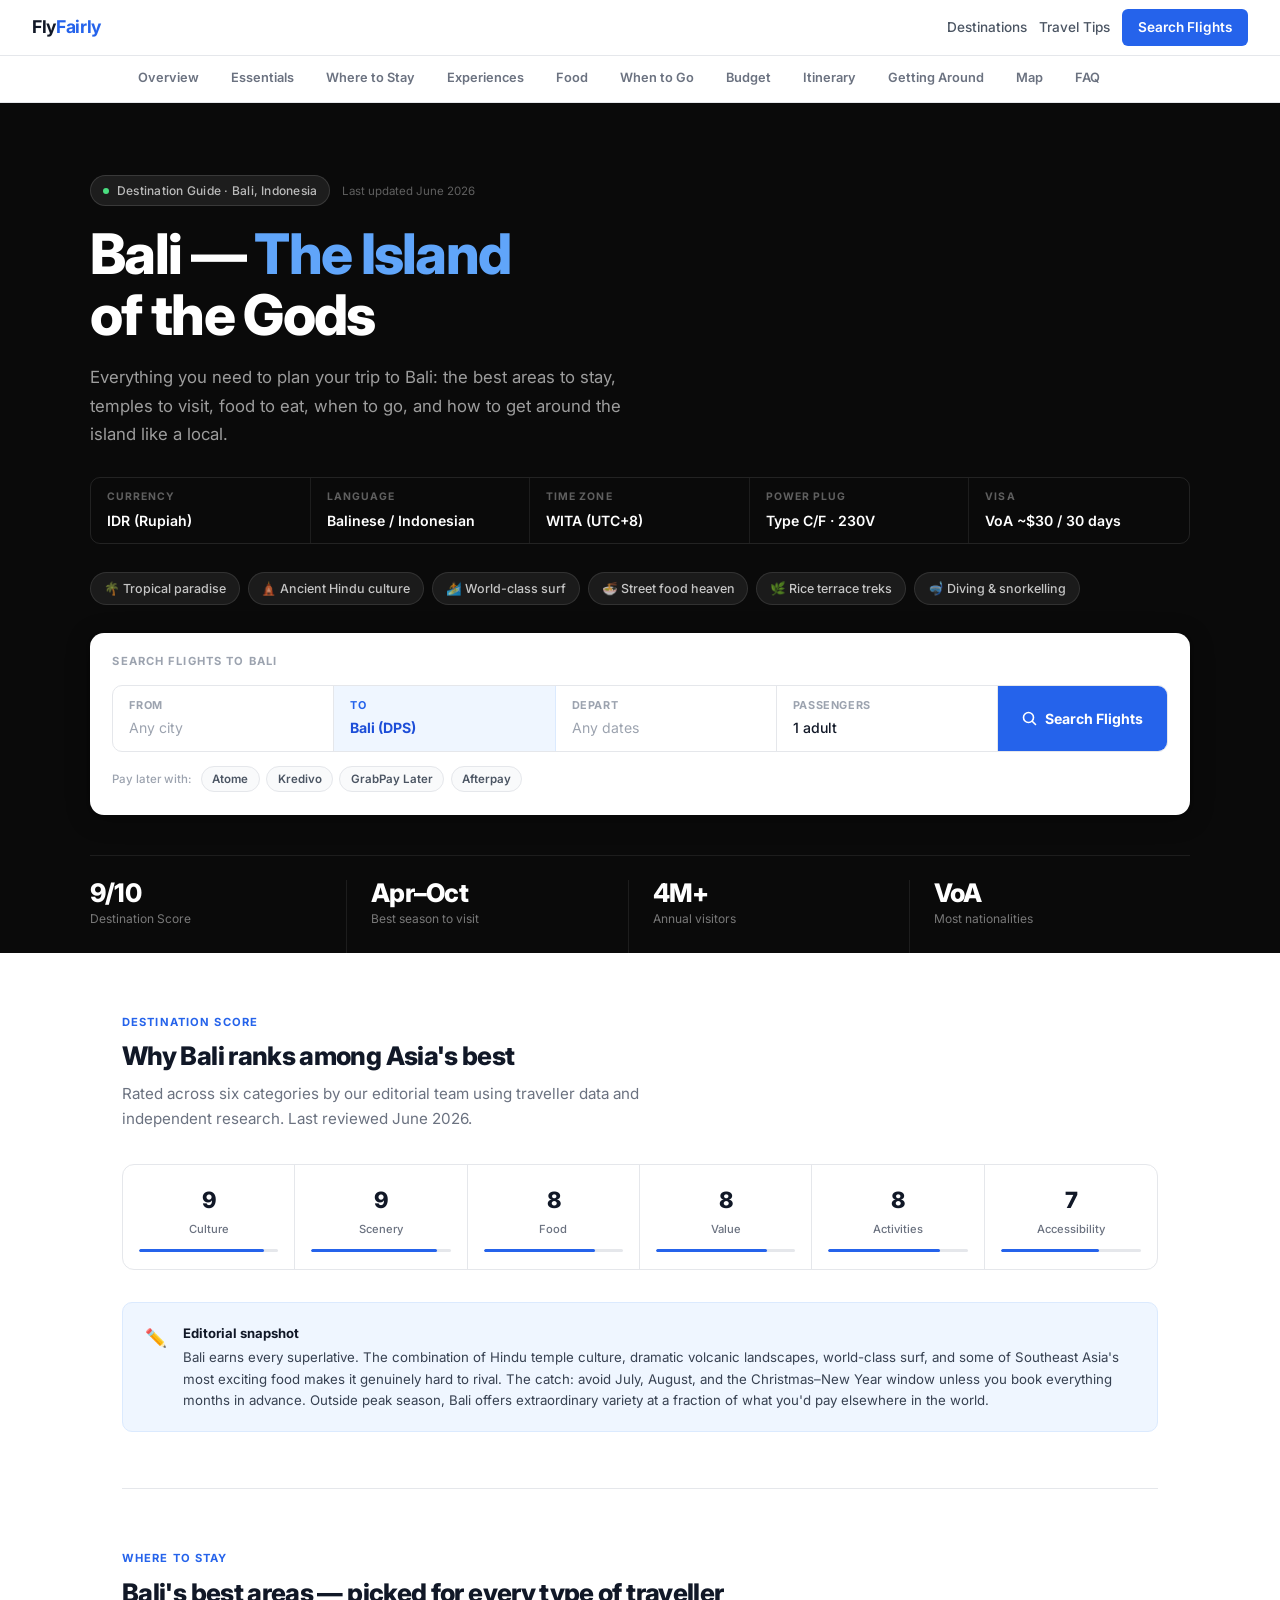
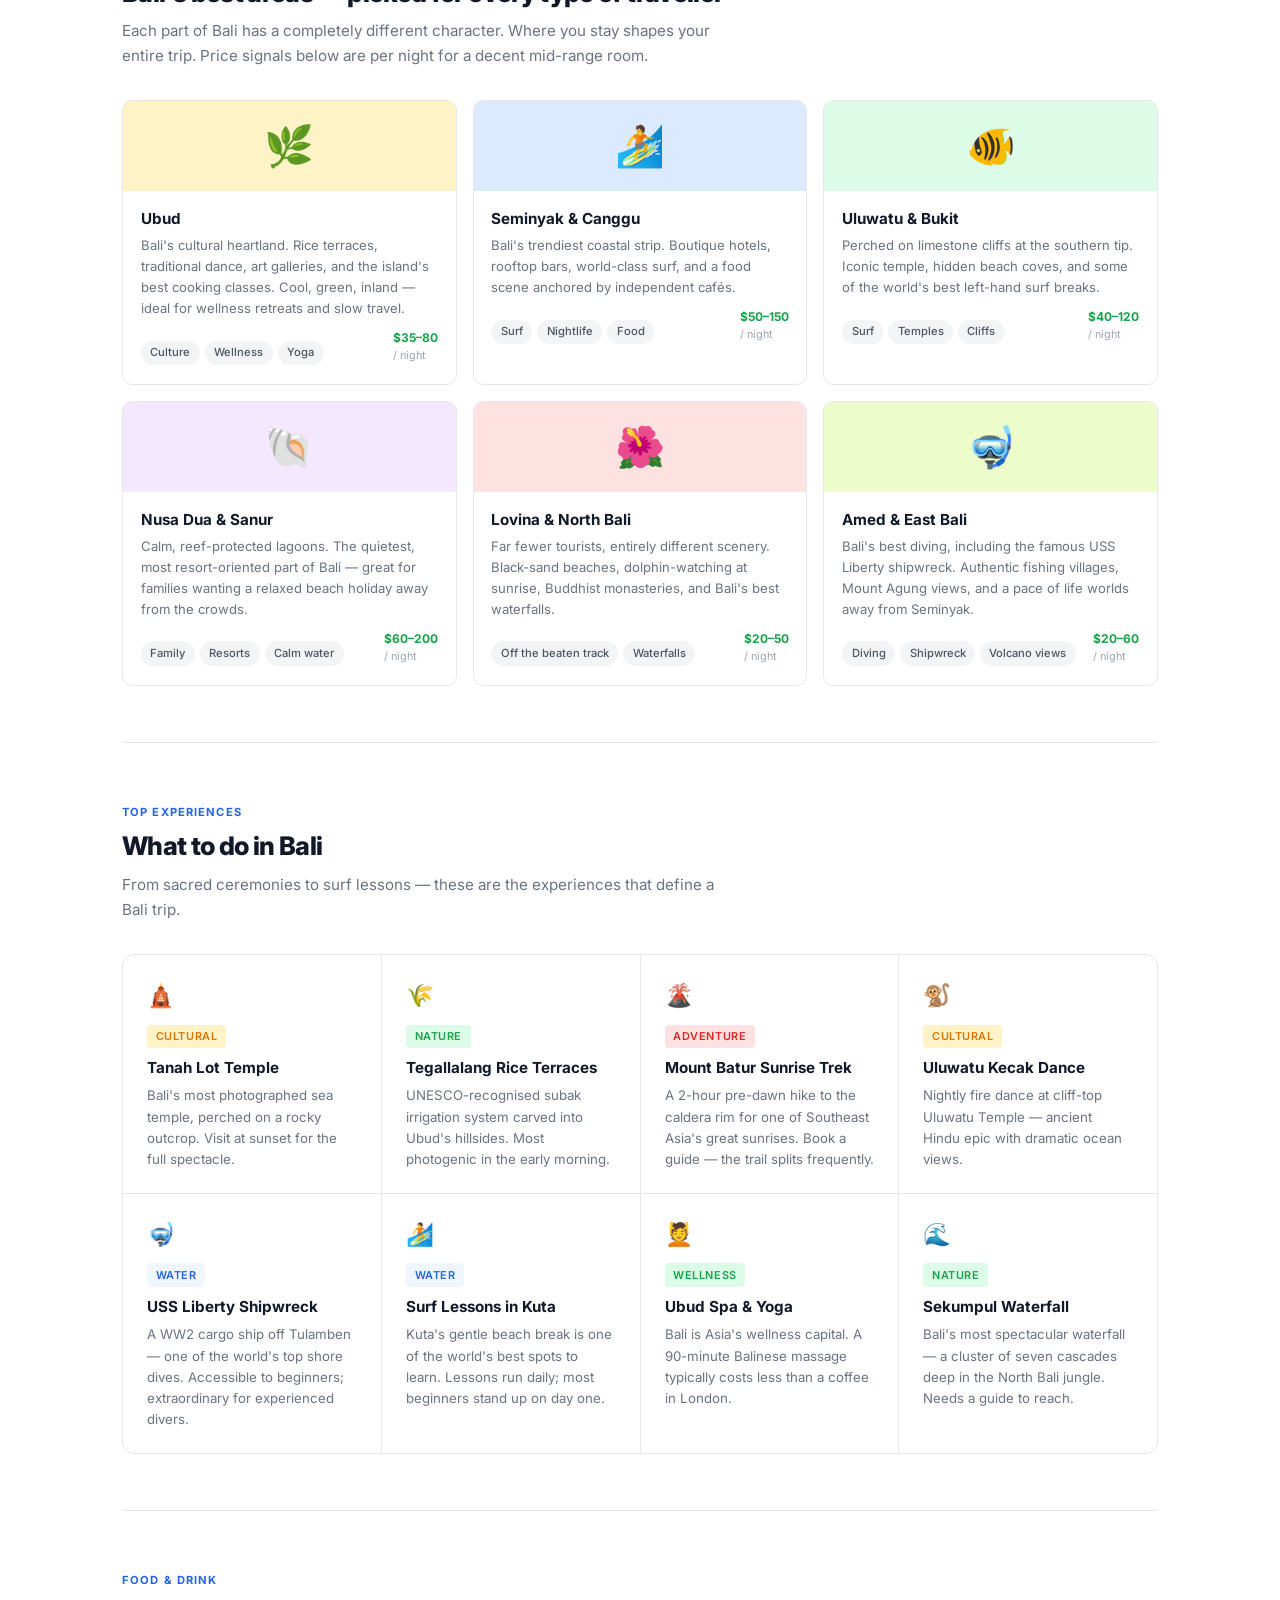
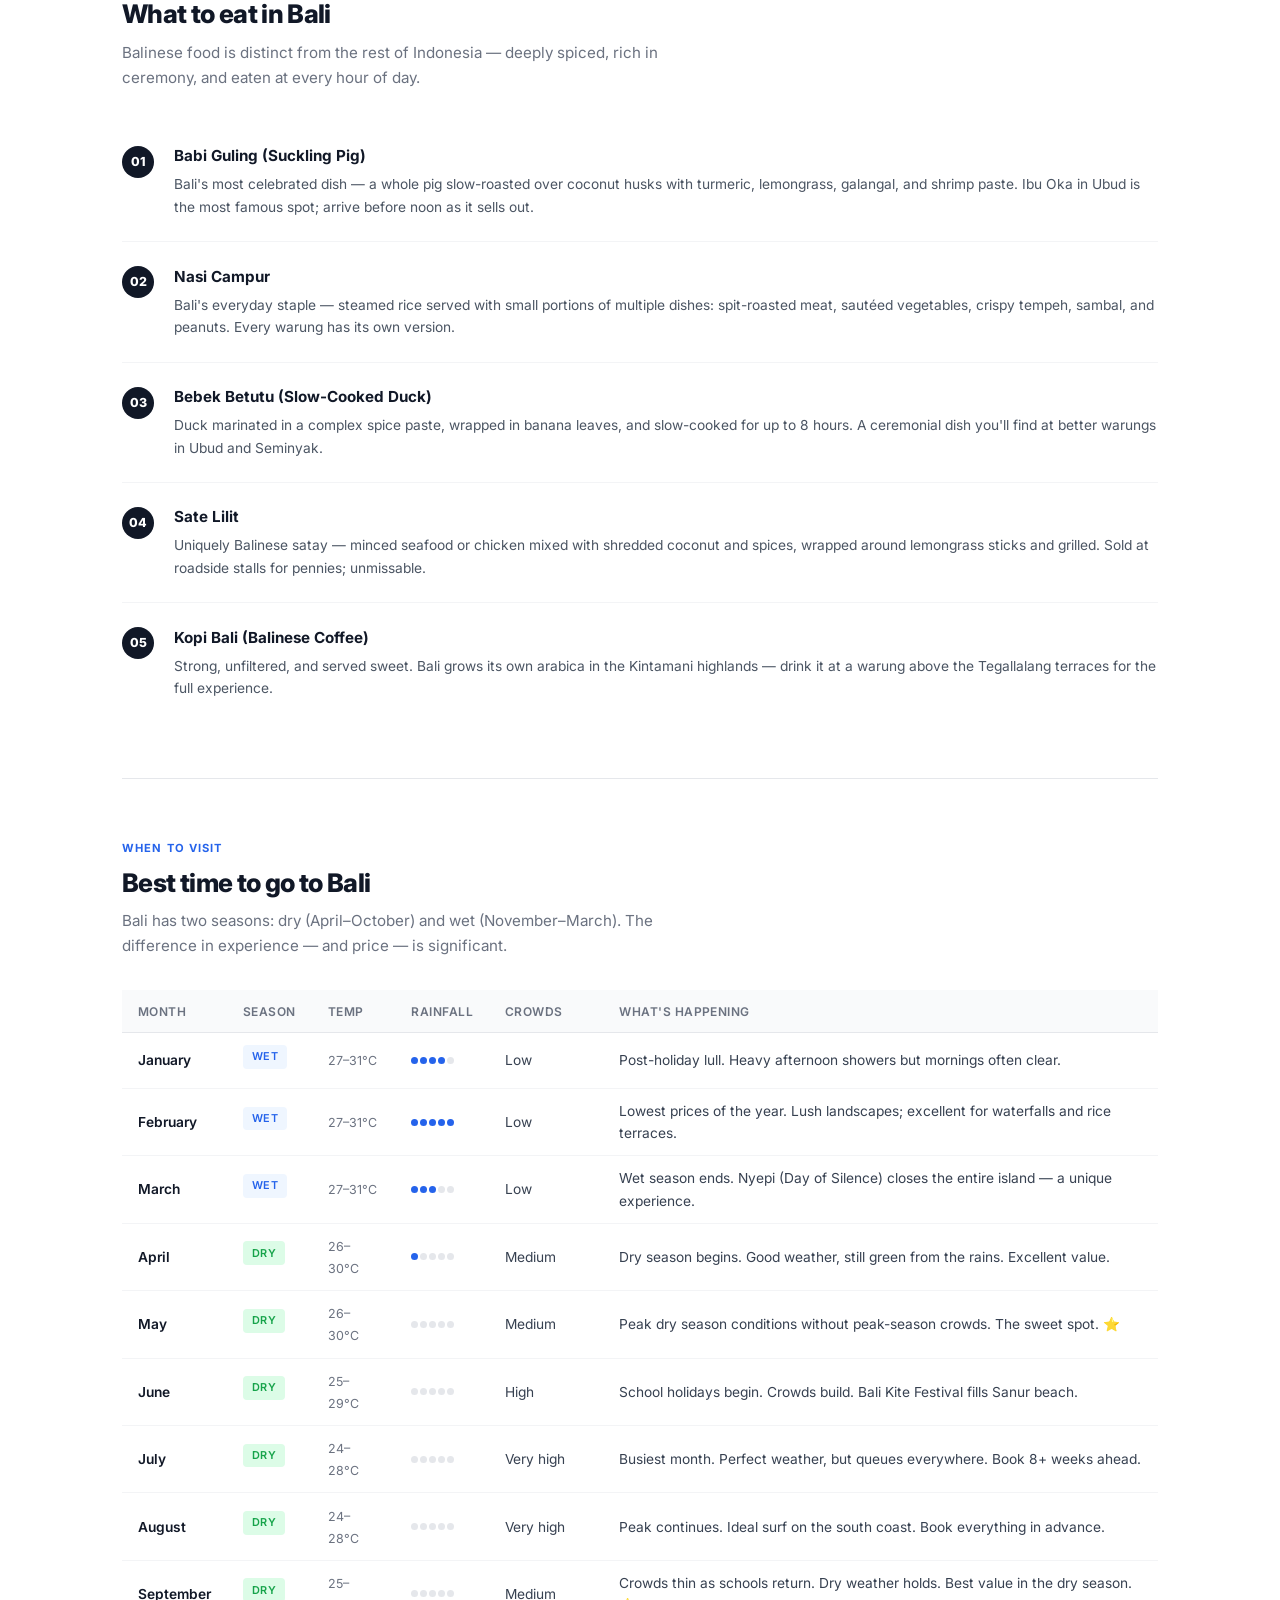
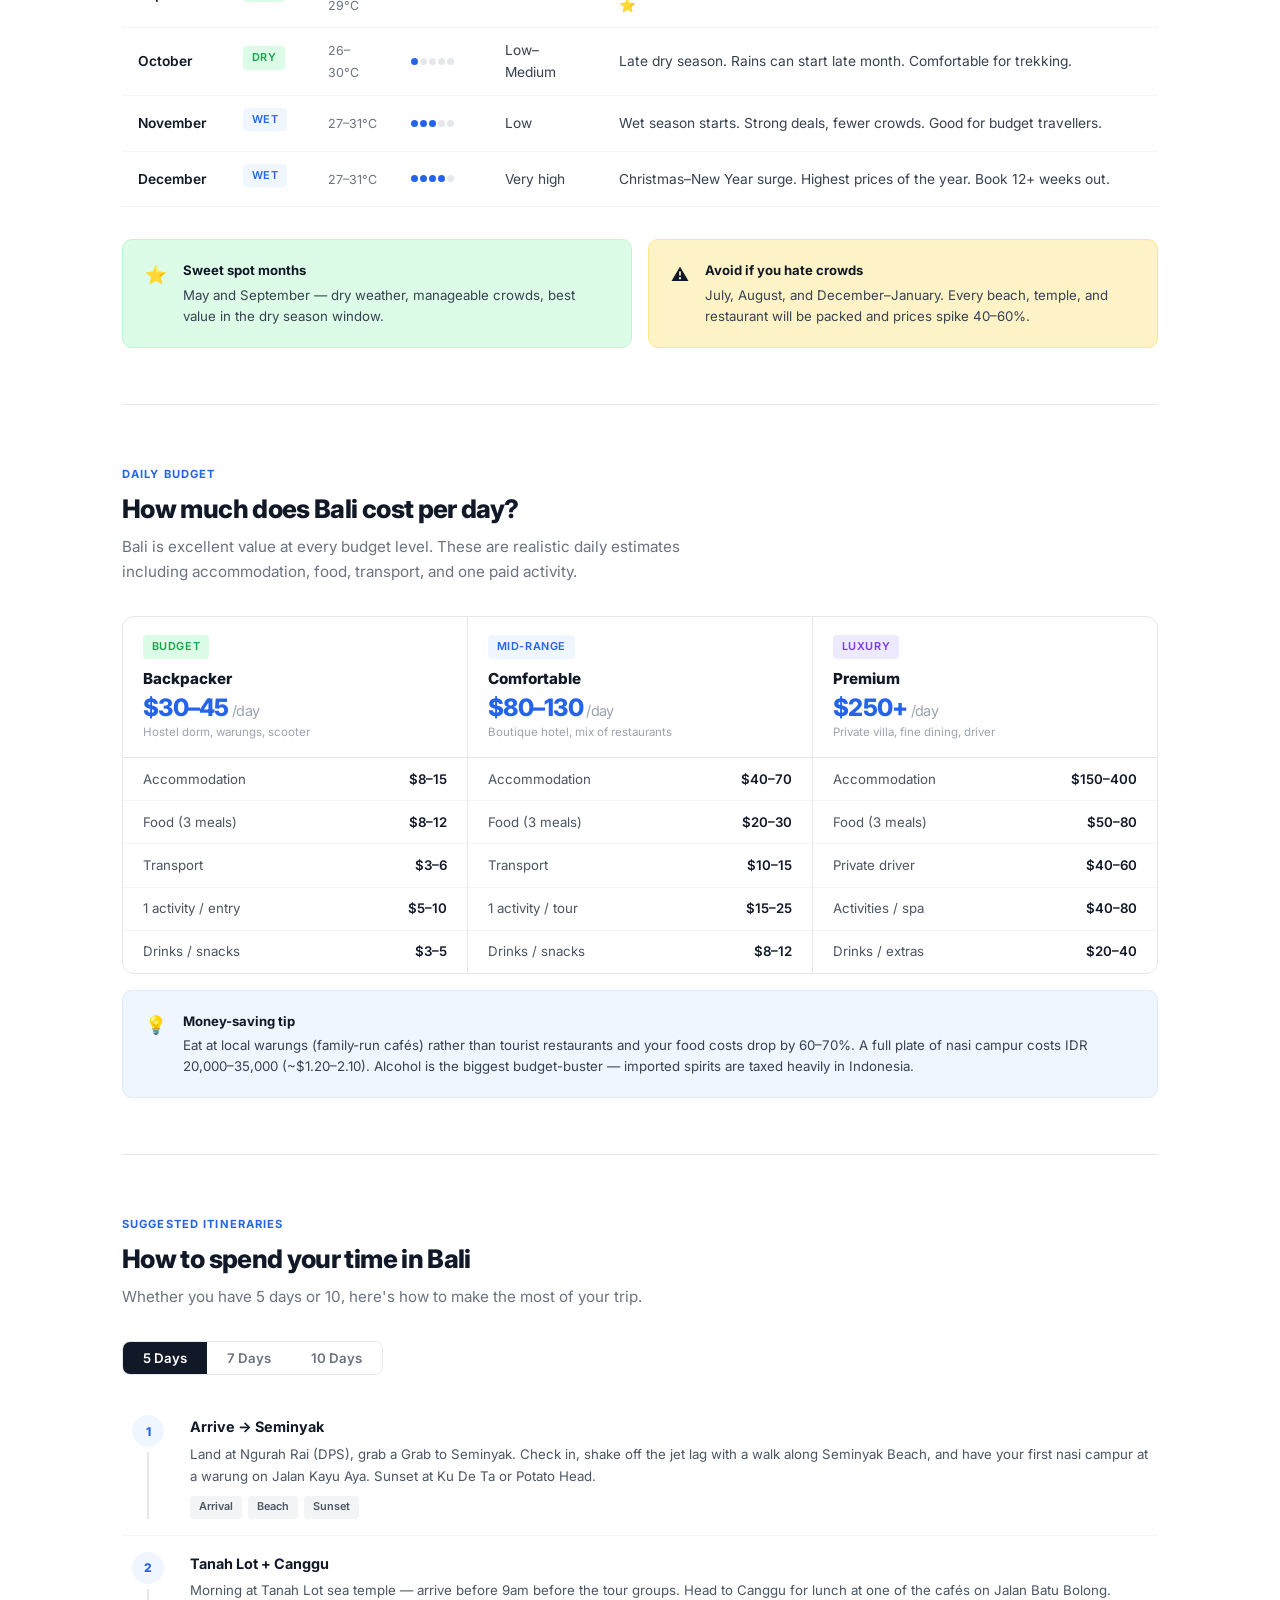
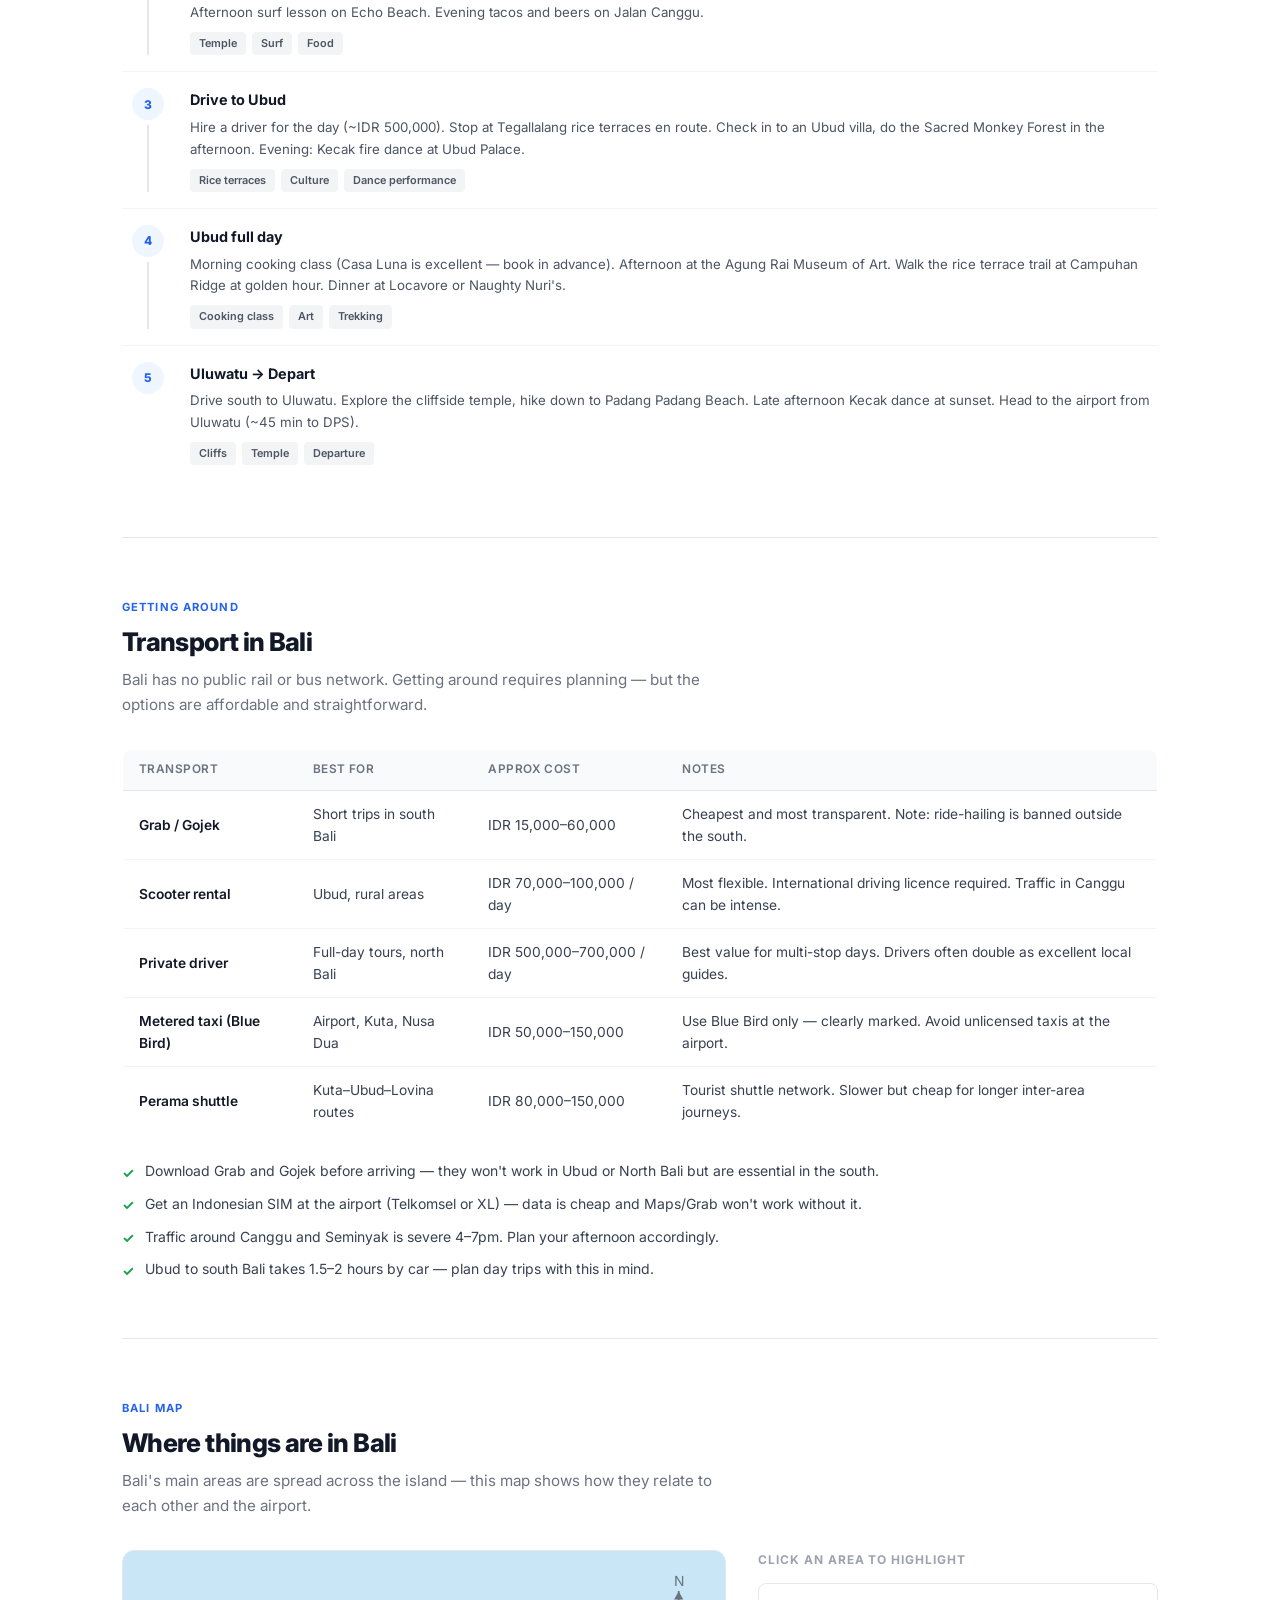
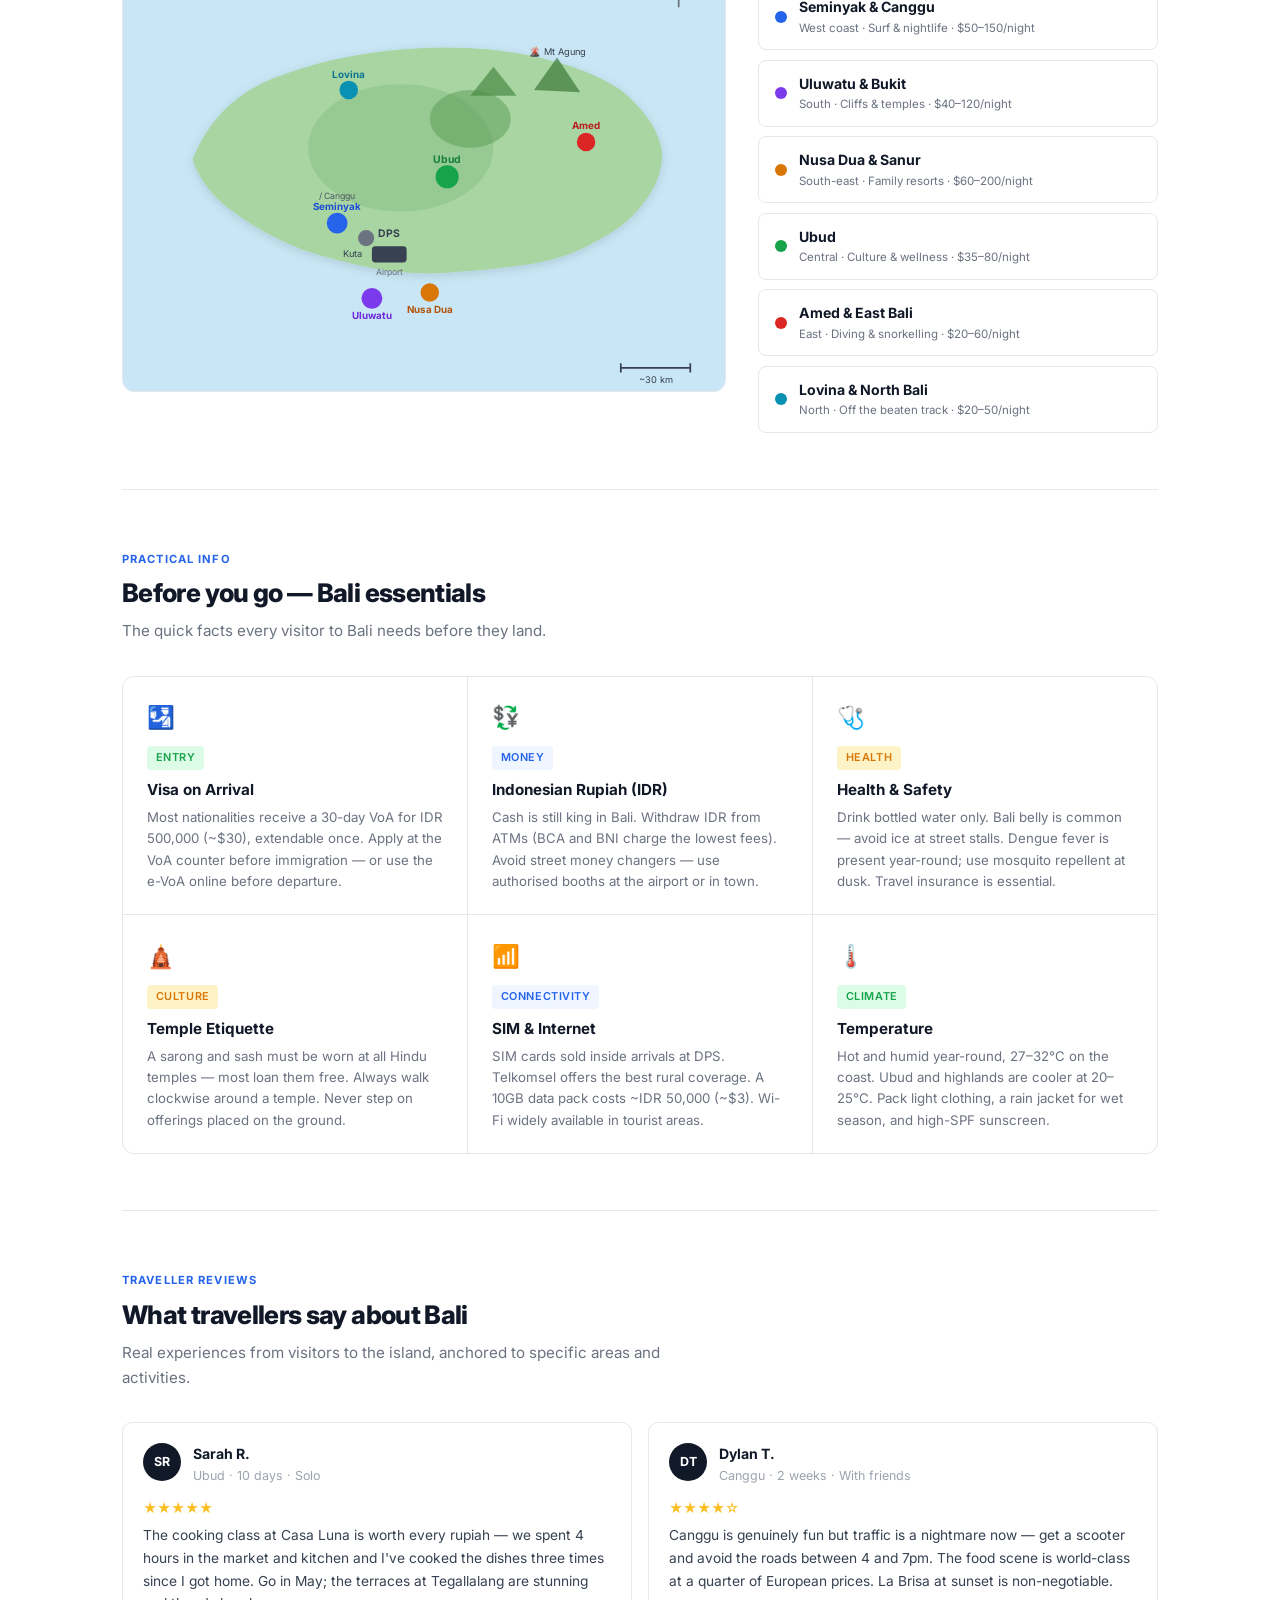
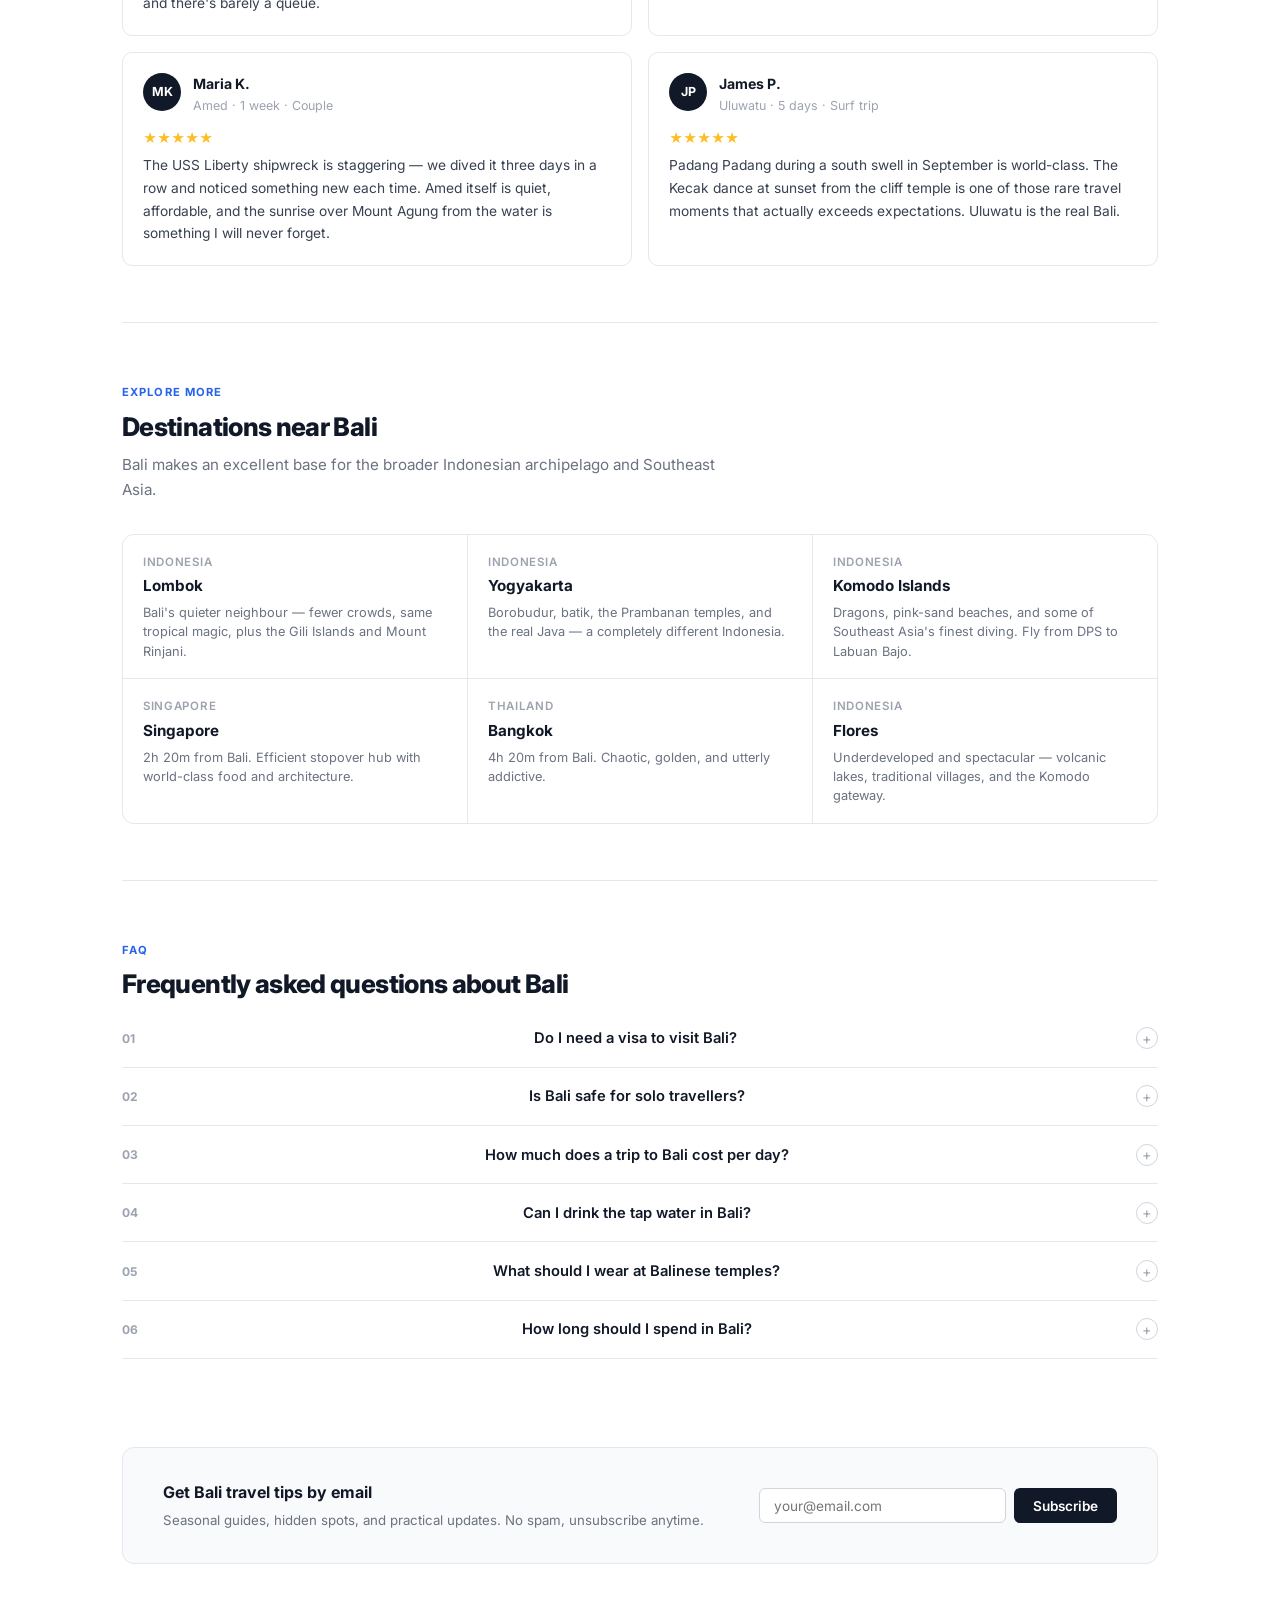
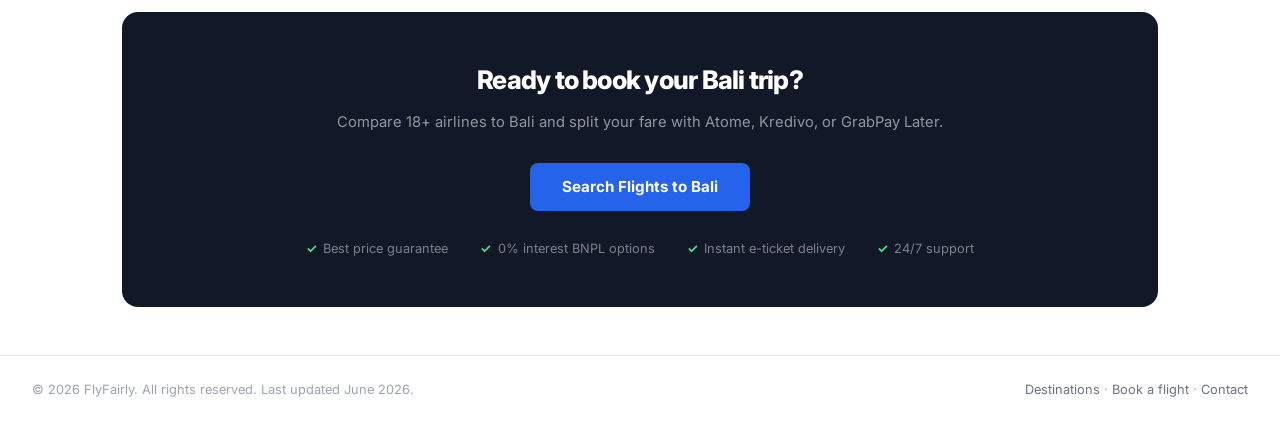
<file: bali_destination_guide.html>
<!DOCTYPE html>
<html lang="en">
<head>
  <meta charset="UTF-8" />
  <meta name="viewport" content="width=device-width, initial-scale=1.0" />
  <title>Bali Destination Guide — Everything You Need to Know</title>
  <link href="https://fonts.googleapis.com/css2?family=Inter:wght@300;400;500;600;700;800&display=swap" rel="stylesheet" />
  <style>
    *, *::before, *::after { box-sizing: border-box; margin: 0; padding: 0; }
    :root {
      --blue:#2563EB; --blue-dark:#1D4ED8; --blue-light:#EFF6FF; --blue-mid:#DBEAFE;
      --green:#16A34A; --green-light:#DCFCE7;
      --amber:#D97706; --amber-light:#FEF3C7;
      --red:#DC2626; --red-light:#FEE2E2;
      --purple:#7C3AED; --purple-light:#EDE9FE;
      --gray-950:#0A0A0A; --gray-900:#111827; --gray-800:#1F2937; --gray-700:#374151;
      --gray-600:#4B5563; --gray-500:#6B7280; --gray-400:#9CA3AF; --gray-300:#D1D5DB;
      --gray-200:#E5E7EB; --gray-100:#F3F4F6; --gray-50:#F9FAFB; --white:#FFFFFF;
    }
    html { scroll-behavior: smooth; }
    body { font-family:'Inter',-apple-system,BlinkMacSystemFont,sans-serif; background:var(--white); color:var(--gray-900); line-height:1.6; font-size:15px; -webkit-font-smoothing:antialiased; }

    /* ── TOP NAV ── */
    .nav { position:sticky; top:0; z-index:100; background:var(--white); border-bottom:1px solid var(--gray-200); display:flex; align-items:center; justify-content:space-between; padding:0 2rem; height:56px; }
    .nav-logo { font-weight:700; font-size:1.1rem; color:var(--gray-900); text-decoration:none; letter-spacing:-.02em; }
    .nav-logo span { color:var(--blue); }
    .nav-right { display:flex; align-items:center; gap:.75rem; }
    .nav-link { font-size:.85rem; font-weight:500; color:var(--gray-600); text-decoration:none; }
    .nav-link:hover { color:var(--gray-900); }
    .nav-btn { background:var(--blue); color:var(--white); border:none; cursor:pointer; padding:.45rem 1rem; border-radius:6px; font-size:.85rem; font-weight:600; font-family:inherit; text-decoration:none; transition:background .15s; }
    .nav-btn:hover { background:var(--blue-dark); }

    /* ── ANCHOR NAV ── */
    .anchor-nav {
      position:sticky; top:56px; z-index:90;
      background:var(--white); border-bottom:1px solid var(--gray-200);
      overflow-x:auto; scrollbar-width:none;
    }
    .anchor-nav::-webkit-scrollbar { display:none; }
    .anchor-nav-inner { display:flex; padding:0 2rem; max-width:1100px; margin:0 auto; gap:0; }
    .anchor-link {
      flex-shrink:0; padding:.75rem 1rem; font-size:.8rem; font-weight:600;
      color:var(--gray-500); text-decoration:none; border-bottom:2px solid transparent;
      white-space:nowrap; transition:color .15s, border-color .15s;
    }
    .anchor-link:hover { color:var(--gray-900); }
    .anchor-link.active { color:var(--blue); border-bottom-color:var(--blue); }

    /* ── HERO ── */
    .hero { background:var(--gray-950); padding:4.5rem 2rem 0; overflow:hidden; }
    .hero-inner { max-width:1100px; margin:0 auto; }
    .hero-meta { display:flex; align-items:center; gap:.75rem; margin-bottom:1.1rem; flex-wrap:wrap; }
    .hero-eyebrow { display:inline-flex; align-items:center; gap:.5rem; background:rgba(255,255,255,.08); border:1px solid rgba(255,255,255,.12); color:rgba(255,255,255,.7); font-size:.75rem; font-weight:500; padding:.3rem .75rem; border-radius:999px; letter-spacing:.02em; }
    .hero-eyebrow-dot { width:6px; height:6px; border-radius:50%; background:#4ADE80; }
    .hero-updated { font-size:.72rem; color:rgba(255,255,255,.35); }
    .hero-title { font-size:clamp(2rem,4.5vw,3.5rem); font-weight:800; color:var(--white); line-height:1.1; letter-spacing:-.03em; margin-bottom:1rem; }
    .hero-title .accent { color:#60A5FA; }
    .hero-sub { font-size:1.05rem; color:rgba(255,255,255,.6); max-width:580px; margin-bottom:1.75rem; font-weight:400; line-height:1.7; }

    /* know-before quick ref */
    .kbyg-strip {
      display:grid; grid-template-columns:repeat(5,1fr); gap:0;
      border:1px solid rgba(255,255,255,.1); border-radius:10px; overflow:hidden;
      margin-bottom:1.75rem;
    }
    .kbyg-cell { padding:.7rem 1rem; border-right:1px solid rgba(255,255,255,.08); }
    .kbyg-cell:last-child { border-right:none; }
    .kbyg-label { font-size:.65rem; font-weight:700; letter-spacing:.1em; text-transform:uppercase; color:rgba(255,255,255,.35); margin-bottom:.25rem; }
    .kbyg-val { font-size:.88rem; font-weight:600; color:var(--white); }

    .hero-chips { display:flex; flex-wrap:wrap; gap:.5rem; margin-bottom:1.75rem; }
    .hero-chip { background:rgba(255,255,255,.07); border:1px solid rgba(255,255,255,.1); color:rgba(255,255,255,.75); font-size:.78rem; font-weight:500; padding:.35rem .8rem; border-radius:999px; }

    /* search widget */
    .search-widget { background:var(--white); border-radius:14px; padding:1.25rem 1.4rem 1.4rem; margin-bottom:2.5rem; box-shadow:0 4px 24px rgba(0,0,0,.28),0 1px 4px rgba(0,0,0,.14); }
    .search-widget-label { font-size:.7rem; font-weight:700; letter-spacing:.1em; text-transform:uppercase; color:var(--gray-400); margin-bottom:.85rem; }
    .search-fields { display:grid; grid-template-columns:1fr 1fr 1fr 1fr auto; gap:0; border:1px solid var(--gray-200); border-radius:10px; overflow:hidden; background:var(--white); }
    .search-field { display:flex; flex-direction:column; justify-content:center; padding:.7rem 1rem; border-right:1px solid var(--gray-200); cursor:pointer; transition:background .12s; min-width:0; }
    .search-field:hover { background:var(--gray-50); }
    .search-field-label { font-size:.68rem; font-weight:700; color:var(--gray-400); letter-spacing:.06em; text-transform:uppercase; margin-bottom:.18rem; white-space:nowrap; }
    .search-field-value { font-size:.88rem; font-weight:500; color:var(--gray-900); white-space:nowrap; overflow:hidden; text-overflow:ellipsis; }
    .search-field-value.placeholder { color:var(--gray-400); font-weight:400; }
    .search-btn { background:var(--blue); color:var(--white); border:none; cursor:pointer; padding:0 1.5rem; font-family:inherit; font-size:.88rem; font-weight:700; display:flex; align-items:center; gap:.5rem; white-space:nowrap; transition:background .15s; }
    .search-btn:hover { background:var(--blue-dark); }
    .search-bnpl { display:flex; align-items:center; gap:.6rem; margin-top:.85rem; flex-wrap:wrap; }
    .search-bnpl-label { font-size:.72rem; color:var(--gray-400); font-weight:500; }
    .search-bnpl-chips { display:flex; gap:.4rem; flex-wrap:wrap; }
    .bnpl-pill { font-size:.72rem; font-weight:600; padding:.2rem .65rem; border-radius:999px; border:1px solid var(--gray-200); color:var(--gray-600); background:var(--gray-50); }

    .hero-stats { display:flex; border-top:1px solid rgba(255,255,255,.08); padding:1.5rem 0 0; }
    .hero-stat { flex:1; padding:0 0 1.5rem; border-right:1px solid rgba(255,255,255,.08); padding-left:1.5rem; }
    .hero-stat:first-child { padding-left:0; }
    .hero-stat:last-child { border-right:none; }
    .hero-stat-val { font-size:1.6rem; font-weight:800; color:var(--white); letter-spacing:-.03em; line-height:1; margin-bottom:.25rem; }
    .hero-stat-label { font-size:.75rem; color:rgba(255,255,255,.45); font-weight:400; }

    /* ── PAGE ── */
    .page { max-width:1100px; margin:0 auto; padding:0 2rem; }
    .section { padding:3.5rem 0; border-bottom:1px solid var(--gray-200); }
    .section:last-of-type { border-bottom:none; }
    .section-eyebrow { display:inline-block; font-size:.7rem; font-weight:700; letter-spacing:.1em; text-transform:uppercase; color:var(--blue); margin-bottom:.6rem; }
    .section-title { font-size:1.6rem; font-weight:800; color:var(--gray-900); letter-spacing:-.025em; line-height:1.2; margin-bottom:.6rem; }
    .section-sub { font-size:.95rem; color:var(--gray-500); max-width:600px; line-height:1.65; margin-bottom:2rem; }

    /* score strip */
    .score-strip { display:grid; grid-template-columns:repeat(6,1fr); border:1px solid var(--gray-200); border-radius:12px; overflow:hidden; margin-bottom:2rem; }
    .score-cell { padding:1.1rem 1rem; border-right:1px solid var(--gray-200); text-align:center; }
    .score-cell:last-child { border-right:none; }
    .score-cell-val { font-size:1.4rem; font-weight:800; color:var(--gray-900); letter-spacing:-.03em; }
    .score-cell-label { font-size:.7rem; color:var(--gray-500); font-weight:500; margin-top:.2rem; }
    .score-cell-bar { height:3px; background:var(--gray-200); border-radius:2px; margin-top:.6rem; overflow:hidden; }
    .score-cell-fill { height:100%; background:var(--blue); border-radius:2px; }

    /* cards grid */
    .cards-grid { display:grid; gap:1px; background:var(--gray-200); border:1px solid var(--gray-200); border-radius:12px; overflow:hidden; }
    .cards-grid-2 { grid-template-columns:repeat(2,1fr); }
    .cards-grid-3 { grid-template-columns:repeat(3,1fr); }
    .cards-grid-4 { grid-template-columns:repeat(4,1fr); }
    .cards-grid-5 { grid-template-columns:repeat(5,1fr); }
    .card { background:var(--white); padding:1.4rem 1.5rem; transition:background .12s; }
    .card:hover { background:var(--gray-50); }
    .card-icon { font-size:1.4rem; margin-bottom:.6rem; }
    .card-title { font-size:.95rem; font-weight:700; color:var(--gray-900); margin-bottom:.3rem; }
    .card-sub { font-size:.83rem; color:var(--gray-500); line-height:1.6; }
    .card-tag { display:inline-block; font-size:.68rem; font-weight:600; letter-spacing:.05em; text-transform:uppercase; padding:.2rem .55rem; border-radius:4px; margin-bottom:.5rem; }
    .tag-green { background:var(--green-light); color:var(--green); }
    .tag-blue  { background:var(--blue-light);  color:var(--blue); }
    .tag-amber { background:var(--amber-light); color:var(--amber); }
    .tag-red   { background:var(--red-light);   color:var(--red); }
    .tag-purple{ background:var(--purple-light); color:var(--purple); }

    /* area cards */
    .area-grid { display:grid; grid-template-columns:repeat(3,1fr); gap:1rem; }
    .area-card { border:1px solid var(--gray-200); border-radius:10px; overflow:hidden; transition:box-shadow .15s; }
    .area-card:hover { box-shadow:0 4px 16px rgba(0,0,0,.07); }
    .area-card-img { height:90px; display:flex; align-items:center; justify-content:center; font-size:2.5rem; }
    .area-card-body { padding:1rem 1.1rem 1.2rem; }
    .area-card-name { font-size:.95rem; font-weight:700; color:var(--gray-900); margin-bottom:.2rem; }
    .area-card-desc { font-size:.82rem; color:var(--gray-500); line-height:1.6; margin-bottom:.6rem; }
    .area-card-footer { display:flex; justify-content:space-between; align-items:flex-end; gap:.5rem; flex-wrap:wrap; }
    .area-card-pills { display:flex; flex-wrap:wrap; gap:.3rem; }
    .pill { font-size:.7rem; font-weight:500; background:var(--gray-100); color:var(--gray-600); padding:.2rem .6rem; border-radius:999px; }
    .area-price { font-size:.75rem; font-weight:700; color:var(--green); white-space:nowrap; }
    .area-price-label { font-size:.68rem; color:var(--gray-400); font-weight:400; }

    /* steps / numbered */
    .steps { display:flex; flex-direction:column; }
    .step { display:flex; gap:1.25rem; padding:1.4rem 0; border-bottom:1px solid var(--gray-100); }
    .step:last-child { border-bottom:none; }
    .step-num { flex-shrink:0; width:32px; height:32px; border-radius:50%; background:var(--gray-900); color:var(--white); display:flex; align-items:center; justify-content:center; font-size:.78rem; font-weight:800; margin-top:.1rem; }
    .step-title { font-size:.95rem; font-weight:700; color:var(--gray-900); margin-bottom:.3rem; }
    .step-body { font-size:.86rem; color:var(--gray-600); line-height:1.65; }

    /* month table */
    .month-table { width:100%; border-collapse:collapse; font-size:.86rem; }
    .month-table thead th { text-align:left; padding:.7rem 1rem; background:var(--gray-50); border-bottom:1px solid var(--gray-200); font-size:.75rem; font-weight:600; color:var(--gray-500); letter-spacing:.04em; text-transform:uppercase; }
    .month-table tbody tr { border-bottom:1px solid var(--gray-100); }
    .month-table tbody tr:hover { background:var(--gray-50); }
    .month-table tbody td { padding:.7rem 1rem; color:var(--gray-700); vertical-align:middle; }
    .month-table tbody td:first-child { font-weight:600; color:var(--gray-900); }
    .temp-range { font-size:.78rem; color:var(--gray-500); }
    .rain-dots { display:flex; gap:2px; }
    .rain-dot { width:7px; height:7px; border-radius:50%; background:var(--gray-200); }
    .rain-dot.on { background:var(--blue); }

    /* info table */
    .info-table { width:100%; border-collapse:collapse; font-size:.86rem; border:1px solid var(--gray-200); border-radius:10px; overflow:hidden; margin-top:1.25rem; }
    .info-table thead th { background:var(--gray-50); padding:.65rem 1rem; text-align:left; font-size:.74rem; font-weight:600; color:var(--gray-500); text-transform:uppercase; letter-spacing:.04em; border-bottom:1px solid var(--gray-200); }
    .info-table tbody tr { border-bottom:1px solid var(--gray-100); }
    .info-table tbody tr:last-child { border-bottom:none; }
    .info-table tbody td { padding:.75rem 1rem; color:var(--gray-700); }
    .info-table tbody td:first-child { font-weight:600; color:var(--gray-900); }

    /* callout */
    .callout { border-radius:10px; padding:1.25rem 1.4rem; margin-top:1rem; display:flex; gap:1rem; align-items:flex-start; }
    .callout-green { background:var(--green-light); border:1px solid #BBF7D0; }
    .callout-amber { background:var(--amber-light); border:1px solid #FDE68A; }
    .callout-blue  { background:var(--blue-light);  border:1px solid var(--blue-mid); }
    .callout-icon  { font-size:1.1rem; flex-shrink:0; margin-top:.05rem; }
    .callout-title { font-size:.82rem; font-weight:700; margin-bottom:.2rem; }
    .callout-body  { font-size:.83rem; line-height:1.6; color:var(--gray-700); }

    /* checklist */
    .checklist { list-style:none; display:flex; flex-direction:column; gap:.55rem; margin-top:1rem; }
    .checklist li { display:flex; gap:.7rem; font-size:.875rem; color:var(--gray-700); align-items:flex-start; }
    .check-icon { color:var(--green); font-weight:700; flex-shrink:0; margin-top:.1rem; }

    /* ── BALI MAP SVG ── */
    .map-section { display:grid; grid-template-columns:1fr 400px; gap:2rem; align-items:start; }
    .map-wrap { border:1px solid var(--gray-200); border-radius:12px; overflow:hidden; background:#E8F4F0; position:relative; }
    .map-legend { display:flex; flex-direction:column; gap:.6rem; }
    .legend-item { display:flex; align-items:center; gap:.75rem; padding:.75rem 1rem; border:1px solid var(--gray-200); border-radius:8px; cursor:pointer; transition:background .12s; }
    .legend-item:hover { background:var(--gray-50); }
    .legend-item.active { background:var(--blue-light); border-color:var(--blue-mid); }
    .legend-dot { width:12px; height:12px; border-radius:50%; flex-shrink:0; }
    .legend-name { font-size:.88rem; font-weight:700; color:var(--gray-900); }
    .legend-tag  { font-size:.72rem; color:var(--gray-500); }

    /* ── BUDGET TABLE ── */
    .budget-grid { display:grid; grid-template-columns:repeat(3,1fr); gap:1px; background:var(--gray-200); border:1px solid var(--gray-200); border-radius:12px; overflow:hidden; }
    .budget-col { background:var(--white); }
    .budget-header { padding:1rem 1.25rem; border-bottom:1px solid var(--gray-200); }
    .budget-tier { font-size:.95rem; font-weight:800; color:var(--gray-900); }
    .budget-daily { font-size:1.5rem; font-weight:800; color:var(--blue); letter-spacing:-.03em; line-height:1; margin:.3rem 0 .2rem; }
    .budget-daily-sub { font-size:.72rem; color:var(--gray-400); }
    .budget-rows { display:flex; flex-direction:column; }
    .budget-row { display:flex; justify-content:space-between; padding:.65rem 1.25rem; border-bottom:1px solid var(--gray-100); font-size:.83rem; gap:.5rem; }
    .budget-row:last-child { border-bottom:none; }
    .budget-row-label { color:var(--gray-600); }
    .budget-row-val { font-weight:600; color:var(--gray-900); text-align:right; }
    .budget-tag { display:inline-block; font-size:.65rem; font-weight:700; padding:.15rem .5rem; border-radius:4px; text-transform:uppercase; letter-spacing:.05em; }

    /* ── ITINERARY ── */
    .itinerary-tabs { display:flex; gap:0; border:1px solid var(--gray-200); border-radius:8px; overflow:hidden; margin-bottom:1.5rem; width:fit-content; }
    .itab { padding:.5rem 1.25rem; font-size:.83rem; font-weight:600; color:var(--gray-500); cursor:pointer; background:var(--white); border:none; font-family:inherit; transition:background .12s; }
    .itab.active { background:var(--gray-900); color:var(--white); }
    .itab:hover:not(.active) { background:var(--gray-50); }
    .itinerary-plan { display:none; }
    .itinerary-plan.active { display:flex; flex-direction:column; gap:0; }
    .iday { display:flex; gap:0; border-bottom:1px solid var(--gray-100); }
    .iday:last-child { border-bottom:none; }
    .iday-num { flex-shrink:0; width:52px; padding:1rem 0; display:flex; flex-direction:column; align-items:center; gap:.3rem; }
    .iday-circle { width:32px; height:32px; border-radius:50%; background:var(--blue-light); color:var(--blue); display:flex; align-items:center; justify-content:center; font-size:.75rem; font-weight:800; }
    .iday-line { width:2px; flex:1; background:var(--gray-200); min-height:20px; }
    .iday:last-child .iday-line { display:none; }
    .iday-content { flex:1; padding:1rem 0 1rem 1rem; }
    .iday-title { font-size:.9rem; font-weight:700; color:var(--gray-900); margin-bottom:.35rem; }
    .iday-body  { font-size:.83rem; color:var(--gray-600); line-height:1.65; }
    .iday-tags  { display:flex; gap:.4rem; flex-wrap:wrap; margin-top:.5rem; }
    .iday-tag   { font-size:.68rem; font-weight:600; padding:.18rem .55rem; border-radius:4px; background:var(--gray-100); color:var(--gray-600); }

    /* reviews */
    .reviews-grid { display:grid; grid-template-columns:repeat(2,1fr); gap:1rem; }
    .review-card { border:1px solid var(--gray-200); border-radius:10px; padding:1.25rem; }
    .review-top { display:flex; gap:.75rem; align-items:flex-start; margin-bottom:.75rem; }
    .review-avatar { width:38px; height:38px; border-radius:50%; background:var(--gray-900); color:var(--white); font-size:.78rem; font-weight:700; display:flex; align-items:center; justify-content:center; flex-shrink:0; }
    .review-name { font-size:.88rem; font-weight:700; color:var(--gray-900); }
    .review-handle { font-size:.78rem; color:var(--gray-400); }
    .review-body { font-size:.86rem; color:var(--gray-700); line-height:1.65; }
    .review-stars { color:#FBBF24; font-size:.85rem; margin-bottom:.3rem; }

    /* dest grid */
    .dest-grid { display:grid; grid-template-columns:repeat(3,1fr); gap:1px; background:var(--gray-200); border:1px solid var(--gray-200); border-radius:12px; overflow:hidden; }
    .dest-card { background:var(--white); padding:1.1rem 1.25rem; text-decoration:none; transition:background .12s; }
    .dest-card:hover { background:var(--gray-50); }
    .dest-country { font-size:.72rem; font-weight:600; color:var(--gray-400); text-transform:uppercase; letter-spacing:.06em; margin-bottom:.2rem; }
    .dest-name { font-size:.95rem; font-weight:700; color:var(--gray-900); margin-bottom:.3rem; }
    .dest-desc { font-size:.8rem; color:var(--gray-500); line-height:1.5; }

    /* faq */
    .faq { display:flex; flex-direction:column; }
    .faq-item { border-bottom:1px solid var(--gray-200); }
    .faq-q { width:100%; background:none; border:none; cursor:pointer; display:flex; align-items:center; justify-content:space-between; padding:1.1rem 0; gap:1rem; font-family:inherit; }
    .faq-q-text { font-size:.92rem; font-weight:600; color:var(--gray-900); text-align:left; }
    .faq-q-num { font-size:.75rem; font-weight:700; color:var(--gray-400); flex-shrink:0; }
    .faq-toggle { width:22px; height:22px; border-radius:50%; border:1.5px solid var(--gray-300); flex-shrink:0; display:flex; align-items:center; justify-content:center; color:var(--gray-400); font-size:.9rem; transition:all .15s; }
    .faq-item.open .faq-toggle { background:var(--gray-900); border-color:var(--gray-900); color:var(--white); transform:rotate(45deg); }
    .faq-a { display:none; padding:0 0 1.1rem; font-size:.875rem; color:var(--gray-600); line-height:1.75; max-width:700px; }
    .faq-item.open .faq-a { display:block; }

    /* email + cta */
    .email-band { background:var(--gray-50); border:1px solid var(--gray-200); border-radius:12px; padding:2rem 2.5rem; display:flex; align-items:center; justify-content:space-between; gap:2rem; margin:2rem 0; }
    .email-band-title { font-size:1rem; font-weight:700; color:var(--gray-900); margin-bottom:.3rem; }
    .email-band-sub { font-size:.83rem; color:var(--gray-500); }
    .email-band-form { display:flex; gap:.5rem; flex-shrink:0; }
    .email-input { border:1px solid var(--gray-300); border-radius:6px; padding:.55rem .9rem; font-family:inherit; font-size:.85rem; color:var(--gray-900); min-width:220px; }
    .email-input:focus { outline:2px solid var(--blue); border-color:transparent; }
    .email-submit { background:var(--gray-900); color:var(--white); border:none; cursor:pointer; padding:.55rem 1.2rem; border-radius:6px; font-family:inherit; font-size:.85rem; font-weight:600; transition:background .15s; }
    .email-submit:hover { background:var(--gray-700); }
    .cta-section { background:var(--gray-900); border-radius:16px; padding:3rem; text-align:center; margin:3rem 0; }
    .cta-title { font-size:1.6rem; font-weight:800; color:var(--white); letter-spacing:-.03em; margin-bottom:.6rem; }
    .cta-sub { font-size:.92rem; color:rgba(255,255,255,.55); margin-bottom:1.75rem; }
    .cta-btn { display:inline-block; background:var(--blue); color:var(--white); text-decoration:none; padding:.75rem 2rem; border-radius:8px; font-weight:700; font-size:.95rem; transition:background .15s; }
    .cta-btn:hover { background:var(--blue-dark); }
    .cta-perks { display:flex; justify-content:center; gap:2rem; margin-top:1.75rem; flex-wrap:wrap; }
    .cta-perk { font-size:.8rem; color:rgba(255,255,255,.45); display:flex; align-items:center; gap:.4rem; }
    .cta-perk::before { content:'✓'; color:#4ADE80; font-weight:700; }

    footer { border-top:1px solid var(--gray-200); padding:1.5rem 2rem; display:flex; justify-content:space-between; align-items:center; font-size:.8rem; color:var(--gray-400); }
    footer a { color:var(--gray-500); text-decoration:none; }
    footer a:hover { color:var(--gray-900); }

    /* overlays */
    .overlay { position:fixed; inset:0; z-index:200; display:none; align-items:center; justify-content:center; background:rgba(0,0,0,.4); }
    .overlay.active { display:flex; }
    .overlay-modal { background:var(--white); border-radius:14px; padding:1.5rem; box-shadow:0 20px 60px rgba(0,0,0,.25); min-width:280px; }
    .overlay-title { font-size:.8rem; font-weight:700; color:var(--gray-500); text-transform:uppercase; letter-spacing:.07em; margin-bottom:1rem; }
    .overlay-actions { display:flex; gap:.5rem; justify-content:flex-end; margin-top:1rem; }
    .overlay-cancel { background:none; border:1px solid var(--gray-200); border-radius:6px; padding:.45rem .9rem; font-family:inherit; font-size:.85rem; cursor:pointer; color:var(--gray-600); }
    .overlay-ok { background:var(--blue); color:var(--white); border:none; border-radius:6px; padding:.45rem .9rem; font-family:inherit; font-size:.85rem; font-weight:600; cursor:pointer; }
    .city-option { display:flex; align-items:center; gap:.6rem; text-align:left; width:100%; background:none; border:1px solid var(--gray-200); border-radius:8px; padding:.65rem .9rem; font-family:inherit; font-size:.88rem; font-weight:500; color:var(--gray-800); cursor:pointer; transition:background .12s; margin-bottom:.4rem; }
    .city-option:last-child { margin-bottom:0; }
    .city-option:hover { background:var(--blue-light); border-color:var(--blue-mid); color:var(--blue-dark); }
    .date-input-field { width:100%; border:1px solid var(--gray-200); border-radius:8px; padding:.65rem .9rem; font-family:inherit; font-size:.95rem; color:var(--gray-900); margin-bottom:0; }
    .date-input-field:focus { outline:2px solid var(--blue); border-color:transparent; }
    .pax-row { display:flex; align-items:center; justify-content:space-between; margin-bottom:.85rem; }
    .pax-row:last-child { margin-bottom:0; }
    .pax-label { font-size:.9rem; font-weight:600; color:var(--gray-900); }
    .pax-sublabel { font-size:.75rem; color:var(--gray-400); }
    .pax-controls { display:flex; align-items:center; gap:.75rem; }
    .pax-btn { width:30px; height:30px; border-radius:50%; border:1.5px solid var(--gray-300); background:none; cursor:pointer; font-size:1.1rem; color:var(--gray-700); display:flex; align-items:center; justify-content:center; transition:all .12s; font-family:inherit; line-height:1; }
    .pax-btn:hover:not(:disabled) { border-color:var(--blue); color:var(--blue); }
    .pax-btn:disabled { opacity:.3; cursor:default; }
    .pax-count { font-size:1rem; font-weight:700; width:16px; text-align:center; }

    /* ── RESPONSIVE ── */
    @media(max-width:900px){
      .score-strip{grid-template-columns:repeat(3,1fr);}
      .cards-grid-4{grid-template-columns:repeat(2,1fr);}
      .cards-grid-5{grid-template-columns:repeat(3,1fr);}
      .area-grid{grid-template-columns:repeat(2,1fr);}
      .dest-grid{grid-template-columns:repeat(2,1fr);}
      .map-section{grid-template-columns:1fr;}
      .budget-grid{grid-template-columns:1fr;}
      .kbyg-strip{grid-template-columns:repeat(3,1fr);}
    }
    @media(max-width:768px){
      .search-fields{grid-template-columns:1fr 1fr; grid-template-rows:auto auto auto;}
      .search-field{border-bottom:1px solid var(--gray-200);}
      .search-field:nth-child(2n){border-right:none;}
      .search-btn{grid-column:1/-1;justify-content:center;padding:.85rem;border-radius:0 0 9px 9px;}
    }
    @media(max-width:640px){
      .nav{padding:0 1rem;}
      .page{padding:0 1rem;}
      .hero{padding:3rem 1rem 0;}
      .anchor-nav-inner{padding:0 1rem;}
      .hero-stats{flex-direction:column;gap:0;}
      .hero-stat{border-right:none;border-bottom:1px solid rgba(255,255,255,.08);padding:.75rem 0 !important;}
      .score-strip{grid-template-columns:repeat(2,1fr);}
      .cards-grid-3,.cards-grid-2{grid-template-columns:1fr;}
      .cards-grid-4{grid-template-columns:1fr;}
      .area-grid{grid-template-columns:1fr;}
      .reviews-grid{grid-template-columns:1fr;}
      .dest-grid{grid-template-columns:1fr;}
      .email-band{flex-direction:column;align-items:flex-start;}
      .email-band-form{flex-direction:column;width:100%;}
      .email-input{min-width:unset;}
      .kbyg-strip{grid-template-columns:repeat(2,1fr);}
      .budget-grid{grid-template-columns:1fr;}
      .itinerary-tabs{flex-wrap:wrap;}
    }
  </style>
</head>
<body>

<!-- TOP NAV -->
<nav class="nav">
  <a class="nav-logo" href="#">Fly<span>Fairly</span></a>
  <div class="nav-right">
    <a class="nav-link" href="#">Destinations</a>
    <a class="nav-link" href="#">Travel Tips</a>
    <a class="nav-btn" href="#">Search Flights</a>
  </div>
</nav>

<!-- ANCHOR NAV -->
<nav class="anchor-nav" id="anchor-nav">
  <div class="anchor-nav-inner">
    <a class="anchor-link" href="#overview"    data-section="overview">Overview</a>
    <a class="anchor-link" href="#essentials"  data-section="essentials">Essentials</a>
    <a class="anchor-link" href="#where-to-stay" data-section="where-to-stay">Where to Stay</a>
    <a class="anchor-link" href="#experiences" data-section="experiences">Experiences</a>
    <a class="anchor-link" href="#food"        data-section="food">Food</a>
    <a class="anchor-link" href="#when"        data-section="when">When to Go</a>
    <a class="anchor-link" href="#budget"      data-section="budget">Budget</a>
    <a class="anchor-link" href="#itinerary"   data-section="itinerary">Itinerary</a>
    <a class="anchor-link" href="#getting-around" data-section="getting-around">Getting Around</a>
    <a class="anchor-link" href="#map"         data-section="map">Map</a>
    <a class="anchor-link" href="#faq"         data-section="faq">FAQ</a>
  </div>
</nav>

<!-- HERO -->
<div class="hero" id="overview">
  <div class="hero-inner">
    <div class="hero-meta">
      <div class="hero-eyebrow">
        <span class="hero-eyebrow-dot"></span>
        Destination Guide · Bali, Indonesia
      </div>
      <span class="hero-updated">Last updated June 2026</span>
    </div>
    <h1 class="hero-title">Bali — <span class="accent">The Island</span><br>of the Gods</h1>
    <p class="hero-sub">Everything you need to plan your trip to Bali: the best areas to stay, temples to visit, food to eat, when to go, and how to get around the island like a local.</p>

    <!-- KNOW BEFORE YOU GO QUICK REF -->
    <div class="kbyg-strip">
      <div class="kbyg-cell">
        <div class="kbyg-label">Currency</div>
        <div class="kbyg-val">IDR (Rupiah)</div>
      </div>
      <div class="kbyg-cell">
        <div class="kbyg-label">Language</div>
        <div class="kbyg-val">Balinese / Indonesian</div>
      </div>
      <div class="kbyg-cell">
        <div class="kbyg-label">Time zone</div>
        <div class="kbyg-val">WITA (UTC+8)</div>
      </div>
      <div class="kbyg-cell">
        <div class="kbyg-label">Power plug</div>
        <div class="kbyg-val">Type C/F · 230V</div>
      </div>
      <div class="kbyg-cell">
        <div class="kbyg-label">Visa</div>
        <div class="kbyg-val">VoA ~$30 / 30 days</div>
      </div>
    </div>

    <div class="hero-chips">
      <span class="hero-chip">🌴 Tropical paradise</span>
      <span class="hero-chip">🛕 Ancient Hindu culture</span>
      <span class="hero-chip">🏄 World-class surf</span>
      <span class="hero-chip">🍜 Street food heaven</span>
      <span class="hero-chip">🌿 Rice terrace treks</span>
      <span class="hero-chip">🤿 Diving &amp; snorkelling</span>
    </div>

    <!-- SEARCH WIDGET -->
    <div class="search-widget">
      <div class="search-widget-label">Search flights to Bali</div>
      <div class="search-fields">
        <div class="search-field" onclick="openCityPicker()">
          <div class="search-field-label">From</div>
          <div class="search-field-value placeholder" id="sf-from-val">Any city</div>
        </div>
        <div class="search-field" style="background:var(--blue-light);border-right:1px solid var(--blue-mid);">
          <div class="search-field-label" style="color:var(--blue)">To</div>
          <div class="search-field-value" style="color:var(--blue-dark);font-weight:700;">Bali (DPS)</div>
        </div>
        <div class="search-field" onclick="openDatePicker()">
          <div class="search-field-label">Depart</div>
          <div class="search-field-value placeholder" id="sf-depart-val">Any dates</div>
        </div>
        <div class="search-field" onclick="openPaxPicker()">
          <div class="search-field-label">Passengers</div>
          <div class="search-field-value" id="sf-pax-val">1 adult</div>
        </div>
        <button class="search-btn" onclick="handleSearch()">
          <svg width="15" height="15" viewBox="0 0 15 15" fill="none"><circle cx="6.5" cy="6.5" r="5" stroke="white" stroke-width="1.6"/><path d="M10.5 10.5L13.5 13.5" stroke="white" stroke-width="1.6" stroke-linecap="round"/></svg>
          Search Flights
        </button>
      </div>
      <div class="search-bnpl">
        <span class="search-bnpl-label">Pay later with:</span>
        <div class="search-bnpl-chips">
          <span class="bnpl-pill">Atome</span>
          <span class="bnpl-pill">Kredivo</span>
          <span class="bnpl-pill">GrabPay Later</span>
          <span class="bnpl-pill">Afterpay</span>
        </div>
      </div>
    </div>

    <div class="hero-stats">
      <div class="hero-stat">
        <div class="hero-stat-val">9/10</div>
        <div class="hero-stat-label">Destination Score</div>
      </div>
      <div class="hero-stat">
        <div class="hero-stat-val">Apr–Oct</div>
        <div class="hero-stat-label">Best season to visit</div>
      </div>
      <div class="hero-stat">
        <div class="hero-stat-val">4M+</div>
        <div class="hero-stat-label">Annual visitors</div>
      </div>
      <div class="hero-stat">
        <div class="hero-stat-val">VoA</div>
        <div class="hero-stat-label">Most nationalities</div>
      </div>
    </div>
  </div>
</div>

<div class="page">

  <!-- DESTINATION SCORE -->
  <section class="section" id="essentials">
    <p class="section-eyebrow">Destination Score</p>
    <h2 class="section-title">Why Bali ranks among Asia's best</h2>
    <p class="section-sub">Rated across six categories by our editorial team using traveller data and independent research. Last reviewed June 2026.</p>
    <div class="score-strip">
      <div class="score-cell"><div class="score-cell-val">9</div><div class="score-cell-label">Culture</div><div class="score-cell-bar"><div class="score-cell-fill" style="width:90%"></div></div></div>
      <div class="score-cell"><div class="score-cell-val">9</div><div class="score-cell-label">Scenery</div><div class="score-cell-bar"><div class="score-cell-fill" style="width:90%"></div></div></div>
      <div class="score-cell"><div class="score-cell-val">8</div><div class="score-cell-label">Food</div><div class="score-cell-bar"><div class="score-cell-fill" style="width:80%"></div></div></div>
      <div class="score-cell"><div class="score-cell-val">8</div><div class="score-cell-label">Value</div><div class="score-cell-bar"><div class="score-cell-fill" style="width:80%"></div></div></div>
      <div class="score-cell"><div class="score-cell-val">8</div><div class="score-cell-label">Activities</div><div class="score-cell-bar"><div class="score-cell-fill" style="width:80%"></div></div></div>
      <div class="score-cell"><div class="score-cell-val">7</div><div class="score-cell-label">Accessibility</div><div class="score-cell-bar"><div class="score-cell-fill" style="width:70%"></div></div></div>
    </div>
    <div class="callout callout-blue">
      <div class="callout-icon">✏️</div>
      <div>
        <div class="callout-title">Editorial snapshot</div>
        <div class="callout-body">Bali earns every superlative. The combination of Hindu temple culture, dramatic volcanic landscapes, world-class surf, and some of Southeast Asia's most exciting food makes it genuinely hard to rival. The catch: avoid July, August, and the Christmas–New Year window unless you book everything months in advance. Outside peak season, Bali offers extraordinary variety at a fraction of what you'd pay elsewhere in the world.</div>
      </div>
    </div>
  </section>

  <!-- WHERE TO STAY -->
  <section class="section" id="where-to-stay">
    <p class="section-eyebrow">Where to Stay</p>
    <h2 class="section-title">Bali's best areas — picked for every type of traveller</h2>
    <p class="section-sub">Each part of Bali has a completely different character. Where you stay shapes your entire trip. Price signals below are per night for a decent mid-range room.</p>
    <div class="area-grid">
      <div class="area-card">
        <div class="area-card-img" style="background:#FEF3C7">🌿</div>
        <div class="area-card-body">
          <div class="area-card-name">Ubud</div>
          <div class="area-card-desc">Bali's cultural heartland. Rice terraces, traditional dance, art galleries, and the island's best cooking classes. Cool, green, inland — ideal for wellness retreats and slow travel.</div>
          <div class="area-card-footer">
            <div class="area-card-pills"><span class="pill">Culture</span><span class="pill">Wellness</span><span class="pill">Yoga</span></div>
            <div><div class="area-price">$35–80</div><div class="area-price-label">/ night</div></div>
          </div>
        </div>
      </div>
      <div class="area-card">
        <div class="area-card-img" style="background:#DBEAFE">🏄</div>
        <div class="area-card-body">
          <div class="area-card-name">Seminyak &amp; Canggu</div>
          <div class="area-card-desc">Bali's trendiest coastal strip. Boutique hotels, rooftop bars, world-class surf, and a food scene anchored by independent cafés.</div>
          <div class="area-card-footer">
            <div class="area-card-pills"><span class="pill">Surf</span><span class="pill">Nightlife</span><span class="pill">Food</span></div>
            <div><div class="area-price">$50–150</div><div class="area-price-label">/ night</div></div>
          </div>
        </div>
      </div>
      <div class="area-card">
        <div class="area-card-img" style="background:#DCFCE7">🐠</div>
        <div class="area-card-body">
          <div class="area-card-name">Uluwatu &amp; Bukit</div>
          <div class="area-card-desc">Perched on limestone cliffs at the southern tip. Iconic temple, hidden beach coves, and some of the world's best left-hand surf breaks.</div>
          <div class="area-card-footer">
            <div class="area-card-pills"><span class="pill">Surf</span><span class="pill">Temples</span><span class="pill">Cliffs</span></div>
            <div><div class="area-price">$40–120</div><div class="area-price-label">/ night</div></div>
          </div>
        </div>
      </div>
      <div class="area-card">
        <div class="area-card-img" style="background:#F3E8FF">🐚</div>
        <div class="area-card-body">
          <div class="area-card-name">Nusa Dua &amp; Sanur</div>
          <div class="area-card-desc">Calm, reef-protected lagoons. The quietest, most resort-oriented part of Bali — great for families wanting a relaxed beach holiday away from the crowds.</div>
          <div class="area-card-footer">
            <div class="area-card-pills"><span class="pill">Family</span><span class="pill">Resorts</span><span class="pill">Calm water</span></div>
            <div><div class="area-price">$60–200</div><div class="area-price-label">/ night</div></div>
          </div>
        </div>
      </div>
      <div class="area-card">
        <div class="area-card-img" style="background:#FEE2E2">🌺</div>
        <div class="area-card-body">
          <div class="area-card-name">Lovina &amp; North Bali</div>
          <div class="area-card-desc">Far fewer tourists, entirely different scenery. Black-sand beaches, dolphin-watching at sunrise, Buddhist monasteries, and Bali's best waterfalls.</div>
          <div class="area-card-footer">
            <div class="area-card-pills"><span class="pill">Off the beaten track</span><span class="pill">Waterfalls</span></div>
            <div><div class="area-price">$20–50</div><div class="area-price-label">/ night</div></div>
          </div>
        </div>
      </div>
      <div class="area-card">
        <div class="area-card-img" style="background:#ECFCCB">🤿</div>
        <div class="area-card-body">
          <div class="area-card-name">Amed &amp; East Bali</div>
          <div class="area-card-desc">Bali's best diving, including the famous USS Liberty shipwreck. Authentic fishing villages, Mount Agung views, and a pace of life worlds away from Seminyak.</div>
          <div class="area-card-footer">
            <div class="area-card-pills"><span class="pill">Diving</span><span class="pill">Shipwreck</span><span class="pill">Volcano views</span></div>
            <div><div class="area-price">$20–60</div><div class="area-price-label">/ night</div></div>
          </div>
        </div>
      </div>
    </div>
  </section>

  <!-- EXPERIENCES -->
  <section class="section" id="experiences">
    <p class="section-eyebrow">Top Experiences</p>
    <h2 class="section-title">What to do in Bali</h2>
    <p class="section-sub">From sacred ceremonies to surf lessons — these are the experiences that define a Bali trip.</p>
    <div class="cards-grid cards-grid-4">
      <div class="card"><div class="card-icon">🛕</div><div class="card-tag tag-amber">Cultural</div><div class="card-title">Tanah Lot Temple</div><div class="card-sub">Bali's most photographed sea temple, perched on a rocky outcrop. Visit at sunset for the full spectacle.</div></div>
      <div class="card"><div class="card-icon">🌾</div><div class="card-tag tag-green">Nature</div><div class="card-title">Tegallalang Rice Terraces</div><div class="card-sub">UNESCO-recognised subak irrigation system carved into Ubud's hillsides. Most photogenic in the early morning.</div></div>
      <div class="card"><div class="card-icon">🌋</div><div class="card-tag tag-red">Adventure</div><div class="card-title">Mount Batur Sunrise Trek</div><div class="card-sub">A 2-hour pre-dawn hike to the caldera rim for one of Southeast Asia's great sunrises. Book a guide — the trail splits frequently.</div></div>
      <div class="card"><div class="card-icon">🐒</div><div class="card-tag tag-amber">Cultural</div><div class="card-title">Uluwatu Kecak Dance</div><div class="card-sub">Nightly fire dance at cliff-top Uluwatu Temple — ancient Hindu epic with dramatic ocean views.</div></div>
      <div class="card"><div class="card-icon">🤿</div><div class="card-tag tag-blue">Water</div><div class="card-title">USS Liberty Shipwreck</div><div class="card-sub">A WW2 cargo ship off Tulamben — one of the world's top shore dives. Accessible to beginners; extraordinary for experienced divers.</div></div>
      <div class="card"><div class="card-icon">🏄</div><div class="card-tag tag-blue">Water</div><div class="card-title">Surf Lessons in Kuta</div><div class="card-sub">Kuta's gentle beach break is one of the world's best spots to learn. Lessons run daily; most beginners stand up on day one.</div></div>
      <div class="card"><div class="card-icon">💆</div><div class="card-tag tag-green">Wellness</div><div class="card-title">Ubud Spa &amp; Yoga</div><div class="card-sub">Bali is Asia's wellness capital. A 90-minute Balinese massage typically costs less than a coffee in London.</div></div>
      <div class="card"><div class="card-icon">🌊</div><div class="card-tag tag-green">Nature</div><div class="card-title">Sekumpul Waterfall</div><div class="card-sub">Bali's most spectacular waterfall — a cluster of seven cascades deep in the North Bali jungle. Needs a guide to reach.</div></div>
    </div>
  </section>

  <!-- FOOD -->
  <section class="section" id="food">
    <p class="section-eyebrow">Food &amp; Drink</p>
    <h2 class="section-title">What to eat in Bali</h2>
    <p class="section-sub">Balinese food is distinct from the rest of Indonesia — deeply spiced, rich in ceremony, and eaten at every hour of day.</p>
    <div class="steps">
      <div class="step"><div class="step-num">01</div><div><div class="step-title">Babi Guling (Suckling Pig)</div><div class="step-body">Bali's most celebrated dish — a whole pig slow-roasted over coconut husks with turmeric, lemongrass, galangal, and shrimp paste. Ibu Oka in Ubud is the most famous spot; arrive before noon as it sells out.</div></div></div>
      <div class="step"><div class="step-num">02</div><div><div class="step-title">Nasi Campur</div><div class="step-body">Bali's everyday staple — steamed rice served with small portions of multiple dishes: spit-roasted meat, sautéed vegetables, crispy tempeh, sambal, and peanuts. Every warung has its own version.</div></div></div>
      <div class="step"><div class="step-num">03</div><div><div class="step-title">Bebek Betutu (Slow-Cooked Duck)</div><div class="step-body">Duck marinated in a complex spice paste, wrapped in banana leaves, and slow-cooked for up to 8 hours. A ceremonial dish you'll find at better warungs in Ubud and Seminyak.</div></div></div>
      <div class="step"><div class="step-num">04</div><div><div class="step-title">Sate Lilit</div><div class="step-body">Uniquely Balinese satay — minced seafood or chicken mixed with shredded coconut and spices, wrapped around lemongrass sticks and grilled. Sold at roadside stalls for pennies; unmissable.</div></div></div>
      <div class="step"><div class="step-num">05</div><div><div class="step-title">Kopi Bali (Balinese Coffee)</div><div class="step-body">Strong, unfiltered, and served sweet. Bali grows its own arabica in the Kintamani highlands — drink it at a warung above the Tegallalang terraces for the full experience.</div></div></div>
    </div>
  </section>

  <!-- WHEN TO GO -->
  <section class="section" id="when">
    <p class="section-eyebrow">When to Visit</p>
    <h2 class="section-title">Best time to go to Bali</h2>
    <p class="section-sub">Bali has two seasons: dry (April–October) and wet (November–March). The difference in experience — and price — is significant.</p>
    <table class="month-table">
      <thead>
        <tr>
          <th>Month</th>
          <th>Season</th>
          <th>Temp</th>
          <th>Rainfall</th>
          <th>Crowds</th>
          <th>What's happening</th>
        </tr>
      </thead>
      <tbody>
        <tr><td>January</td><td><span class="card-tag tag-blue">Wet</span></td><td><span class="temp-range">27–31°C</span></td><td><div class="rain-dots"><span class="rain-dot on"></span><span class="rain-dot on"></span><span class="rain-dot on"></span><span class="rain-dot on"></span><span class="rain-dot"></span></div></td><td>Low</td><td>Post-holiday lull. Heavy afternoon showers but mornings often clear.</td></tr>
        <tr><td>February</td><td><span class="card-tag tag-blue">Wet</span></td><td><span class="temp-range">27–31°C</span></td><td><div class="rain-dots"><span class="rain-dot on"></span><span class="rain-dot on"></span><span class="rain-dot on"></span><span class="rain-dot on"></span><span class="rain-dot on"></span></div></td><td>Low</td><td>Lowest prices of the year. Lush landscapes; excellent for waterfalls and rice terraces.</td></tr>
        <tr><td>March</td><td><span class="card-tag tag-blue">Wet</span></td><td><span class="temp-range">27–31°C</span></td><td><div class="rain-dots"><span class="rain-dot on"></span><span class="rain-dot on"></span><span class="rain-dot on"></span><span class="rain-dot"></span><span class="rain-dot"></span></div></td><td>Low</td><td>Wet season ends. Nyepi (Day of Silence) closes the entire island — a unique experience.</td></tr>
        <tr><td>April</td><td><span class="card-tag tag-green">Dry</span></td><td><span class="temp-range">26–30°C</span></td><td><div class="rain-dots"><span class="rain-dot on"></span><span class="rain-dot"></span><span class="rain-dot"></span><span class="rain-dot"></span><span class="rain-dot"></span></div></td><td>Medium</td><td>Dry season begins. Good weather, still green from the rains. Excellent value.</td></tr>
        <tr><td>May</td><td><span class="card-tag tag-green">Dry</span></td><td><span class="temp-range">26–30°C</span></td><td><div class="rain-dots"><span class="rain-dot"></span><span class="rain-dot"></span><span class="rain-dot"></span><span class="rain-dot"></span><span class="rain-dot"></span></div></td><td>Medium</td><td>Peak dry season conditions without peak-season crowds. The sweet spot. ⭐</td></tr>
        <tr><td>June</td><td><span class="card-tag tag-green">Dry</span></td><td><span class="temp-range">25–29°C</span></td><td><div class="rain-dots"><span class="rain-dot"></span><span class="rain-dot"></span><span class="rain-dot"></span><span class="rain-dot"></span><span class="rain-dot"></span></div></td><td>High</td><td>School holidays begin. Crowds build. Bali Kite Festival fills Sanur beach.</td></tr>
        <tr><td>July</td><td><span class="card-tag tag-green">Dry</span></td><td><span class="temp-range">24–28°C</span></td><td><div class="rain-dots"><span class="rain-dot"></span><span class="rain-dot"></span><span class="rain-dot"></span><span class="rain-dot"></span><span class="rain-dot"></span></div></td><td>Very high</td><td>Busiest month. Perfect weather, but queues everywhere. Book 8+ weeks ahead.</td></tr>
        <tr><td>August</td><td><span class="card-tag tag-green">Dry</span></td><td><span class="temp-range">24–28°C</span></td><td><div class="rain-dots"><span class="rain-dot"></span><span class="rain-dot"></span><span class="rain-dot"></span><span class="rain-dot"></span><span class="rain-dot"></span></div></td><td>Very high</td><td>Peak continues. Ideal surf on the south coast. Book everything in advance.</td></tr>
        <tr><td>September</td><td><span class="card-tag tag-green">Dry</span></td><td><span class="temp-range">25–29°C</span></td><td><div class="rain-dots"><span class="rain-dot"></span><span class="rain-dot"></span><span class="rain-dot"></span><span class="rain-dot"></span><span class="rain-dot"></span></div></td><td>Medium</td><td>Crowds thin as schools return. Dry weather holds. Best value in the dry season. ⭐</td></tr>
        <tr><td>October</td><td><span class="card-tag tag-green">Dry</span></td><td><span class="temp-range">26–30°C</span></td><td><div class="rain-dots"><span class="rain-dot on"></span><span class="rain-dot"></span><span class="rain-dot"></span><span class="rain-dot"></span><span class="rain-dot"></span></div></td><td>Low–Medium</td><td>Late dry season. Rains can start late month. Comfortable for trekking.</td></tr>
        <tr><td>November</td><td><span class="card-tag tag-blue">Wet</span></td><td><span class="temp-range">27–31°C</span></td><td><div class="rain-dots"><span class="rain-dot on"></span><span class="rain-dot on"></span><span class="rain-dot on"></span><span class="rain-dot"></span><span class="rain-dot"></span></div></td><td>Low</td><td>Wet season starts. Strong deals, fewer crowds. Good for budget travellers.</td></tr>
        <tr><td>December</td><td><span class="card-tag tag-blue">Wet</span></td><td><span class="temp-range">27–31°C</span></td><td><div class="rain-dots"><span class="rain-dot on"></span><span class="rain-dot on"></span><span class="rain-dot on"></span><span class="rain-dot on"></span><span class="rain-dot"></span></div></td><td>Very high</td><td>Christmas–New Year surge. Highest prices of the year. Book 12+ weeks out.</td></tr>
      </tbody>
    </table>
    <div style="display:grid;grid-template-columns:1fr 1fr;gap:1rem;margin-top:1rem">
      <div class="callout callout-green"><div class="callout-icon">⭐</div><div><div class="callout-title">Sweet spot months</div><div class="callout-body">May and September — dry weather, manageable crowds, best value in the dry season window.</div></div></div>
      <div class="callout callout-amber"><div class="callout-icon">⚠️</div><div><div class="callout-title">Avoid if you hate crowds</div><div class="callout-body">July, August, and December–January. Every beach, temple, and restaurant will be packed and prices spike 40–60%.</div></div></div>
    </div>
  </section>

  <!-- DAILY BUDGET -->
  <section class="section" id="budget">
    <p class="section-eyebrow">Daily Budget</p>
    <h2 class="section-title">How much does Bali cost per day?</h2>
    <p class="section-sub">Bali is excellent value at every budget level. These are realistic daily estimates including accommodation, food, transport, and one paid activity.</p>
    <div class="budget-grid">
      <div class="budget-col">
        <div class="budget-header">
          <span class="card-tag tag-green" style="margin-bottom:.5rem">Budget</span>
          <div class="budget-tier">Backpacker</div>
          <div class="budget-daily">$30–45<span style="font-size:.9rem;font-weight:400;color:var(--gray-400)"> /day</span></div>
          <div class="budget-daily-sub">Hostel dorm, warungs, scooter</div>
        </div>
        <div class="budget-rows">
          <div class="budget-row"><span class="budget-row-label">Accommodation</span><span class="budget-row-val">$8–15</span></div>
          <div class="budget-row"><span class="budget-row-label">Food (3 meals)</span><span class="budget-row-val">$8–12</span></div>
          <div class="budget-row"><span class="budget-row-label">Transport</span><span class="budget-row-val">$3–6</span></div>
          <div class="budget-row"><span class="budget-row-label">1 activity / entry</span><span class="budget-row-val">$5–10</span></div>
          <div class="budget-row"><span class="budget-row-label">Drinks / snacks</span><span class="budget-row-val">$3–5</span></div>
        </div>
      </div>
      <div class="budget-col">
        <div class="budget-header">
          <span class="card-tag tag-blue" style="margin-bottom:.5rem">Mid-range</span>
          <div class="budget-tier">Comfortable</div>
          <div class="budget-daily">$80–130<span style="font-size:.9rem;font-weight:400;color:var(--gray-400)"> /day</span></div>
          <div class="budget-daily-sub">Boutique hotel, mix of restaurants</div>
        </div>
        <div class="budget-rows">
          <div class="budget-row"><span class="budget-row-label">Accommodation</span><span class="budget-row-val">$40–70</span></div>
          <div class="budget-row"><span class="budget-row-label">Food (3 meals)</span><span class="budget-row-val">$20–30</span></div>
          <div class="budget-row"><span class="budget-row-label">Transport</span><span class="budget-row-val">$10–15</span></div>
          <div class="budget-row"><span class="budget-row-label">1 activity / tour</span><span class="budget-row-val">$15–25</span></div>
          <div class="budget-row"><span class="budget-row-label">Drinks / snacks</span><span class="budget-row-val">$8–12</span></div>
        </div>
      </div>
      <div class="budget-col">
        <div class="budget-header">
          <span class="card-tag tag-purple" style="margin-bottom:.5rem">Luxury</span>
          <div class="budget-tier">Premium</div>
          <div class="budget-daily">$250+<span style="font-size:.9rem;font-weight:400;color:var(--gray-400)"> /day</span></div>
          <div class="budget-daily-sub">Private villa, fine dining, driver</div>
        </div>
        <div class="budget-rows">
          <div class="budget-row"><span class="budget-row-label">Accommodation</span><span class="budget-row-val">$150–400</span></div>
          <div class="budget-row"><span class="budget-row-label">Food (3 meals)</span><span class="budget-row-val">$50–80</span></div>
          <div class="budget-row"><span class="budget-row-label">Private driver</span><span class="budget-row-val">$40–60</span></div>
          <div class="budget-row"><span class="budget-row-label">Activities / spa</span><span class="budget-row-val">$40–80</span></div>
          <div class="budget-row"><span class="budget-row-label">Drinks / extras</span><span class="budget-row-val">$20–40</span></div>
        </div>
      </div>
    </div>
    <div class="callout callout-blue" style="margin-top:1rem">
      <div class="callout-icon">💡</div>
      <div>
        <div class="callout-title">Money-saving tip</div>
        <div class="callout-body">Eat at local warungs (family-run cafés) rather than tourist restaurants and your food costs drop by 60–70%. A full plate of nasi campur costs IDR 20,000–35,000 (~$1.20–2.10). Alcohol is the biggest budget-buster — imported spirits are taxed heavily in Indonesia.</div>
      </div>
    </div>
  </section>

  <!-- ITINERARY -->
  <section class="section" id="itinerary">
    <p class="section-eyebrow">Suggested Itineraries</p>
    <h2 class="section-title">How to spend your time in Bali</h2>
    <p class="section-sub">Whether you have 5 days or 10, here's how to make the most of your trip.</p>
    <div class="itinerary-tabs">
      <button class="itab active" onclick="switchItinerary('5day', this)">5 Days</button>
      <button class="itab" onclick="switchItinerary('7day', this)">7 Days</button>
      <button class="itab" onclick="switchItinerary('10day', this)">10 Days</button>
    </div>

    <div class="itinerary-plan active" id="itin-5day">
      <div class="iday"><div class="iday-num"><div class="iday-circle">1</div><div class="iday-line"></div></div><div class="iday-content"><div class="iday-title">Arrive → Seminyak</div><div class="iday-body">Land at Ngurah Rai (DPS), grab a Grab to Seminyak. Check in, shake off the jet lag with a walk along Seminyak Beach, and have your first nasi campur at a warung on Jalan Kayu Aya. Sunset at Ku De Ta or Potato Head.</div><div class="iday-tags"><span class="iday-tag">Arrival</span><span class="iday-tag">Beach</span><span class="iday-tag">Sunset</span></div></div></div>
      <div class="iday"><div class="iday-num"><div class="iday-circle">2</div><div class="iday-line"></div></div><div class="iday-content"><div class="iday-title">Tanah Lot + Canggu</div><div class="iday-body">Morning at Tanah Lot sea temple — arrive before 9am before the tour groups. Head to Canggu for lunch at one of the cafés on Jalan Batu Bolong. Afternoon surf lesson on Echo Beach. Evening tacos and beers on Jalan Canggu.</div><div class="iday-tags"><span class="iday-tag">Temple</span><span class="iday-tag">Surf</span><span class="iday-tag">Food</span></div></div></div>
      <div class="iday"><div class="iday-num"><div class="iday-circle">3</div><div class="iday-line"></div></div><div class="iday-content"><div class="iday-title">Drive to Ubud</div><div class="iday-body">Hire a driver for the day (~IDR 500,000). Stop at Tegallalang rice terraces en route. Check in to an Ubud villa, do the Sacred Monkey Forest in the afternoon. Evening: Kecak fire dance at Ubud Palace.</div><div class="iday-tags"><span class="iday-tag">Rice terraces</span><span class="iday-tag">Culture</span><span class="iday-tag">Dance performance</span></div></div></div>
      <div class="iday"><div class="iday-num"><div class="iday-circle">4</div><div class="iday-line"></div></div><div class="iday-content"><div class="iday-title">Ubud full day</div><div class="iday-body">Morning cooking class (Casa Luna is excellent — book in advance). Afternoon at the Agung Rai Museum of Art. Walk the rice terrace trail at Campuhan Ridge at golden hour. Dinner at Locavore or Naughty Nuri's.</div><div class="iday-tags"><span class="iday-tag">Cooking class</span><span class="iday-tag">Art</span><span class="iday-tag">Trekking</span></div></div></div>
      <div class="iday"><div class="iday-num"><div class="iday-circle">5</div><div class="iday-line"></div></div><div class="iday-content"><div class="iday-title">Uluwatu → Depart</div><div class="iday-body">Drive south to Uluwatu. Explore the cliffside temple, hike down to Padang Padang Beach. Late afternoon Kecak dance at sunset. Head to the airport from Uluwatu (~45 min to DPS).</div><div class="iday-tags"><span class="iday-tag">Cliffs</span><span class="iday-tag">Temple</span><span class="iday-tag">Departure</span></div></div></div>
    </div>

    <div class="itinerary-plan" id="itin-7day">
      <div class="iday"><div class="iday-num"><div class="iday-circle">1</div><div class="iday-line"></div></div><div class="iday-content"><div class="iday-title">Arrive → Seminyak</div><div class="iday-body">Land at DPS, head to Seminyak. Evening walk along the beach, dinner at a warung, sunset drinks on the strip.</div><div class="iday-tags"><span class="iday-tag">Arrival</span><span class="iday-tag">Seminyak</span></div></div></div>
      <div class="iday"><div class="iday-num"><div class="iday-circle">2</div><div class="iday-line"></div></div><div class="iday-content"><div class="iday-title">Tanah Lot + Canggu</div><div class="iday-body">Tanah Lot at dawn, then a full day in Canggu — surf lesson, café-hopping, evening on the strip.</div><div class="iday-tags"><span class="iday-tag">Temple</span><span class="iday-tag">Surf</span></div></div></div>
      <div class="iday"><div class="iday-num"><div class="iday-circle">3</div><div class="iday-line"></div></div><div class="iday-content"><div class="iday-title">Uluwatu</div><div class="iday-body">Full day on the Bukit peninsula. Cliff walk, hidden beaches (Nyang Nyang, Thomas Beach), Kecak at sunset from the temple.</div><div class="iday-tags"><span class="iday-tag">Cliffs</span><span class="iday-tag">Hidden beaches</span></div></div></div>
      <div class="iday"><div class="iday-num"><div class="iday-circle">4</div><div class="iday-line"></div></div><div class="iday-content"><div class="iday-title">Drive to Ubud</div><div class="iday-body">Tegallalang stop en route. Ubud Palace, Sacred Monkey Forest, evening Kecak dance at Ubud.</div><div class="iday-tags"><span class="iday-tag">Rice terraces</span><span class="iday-tag">Culture</span></div></div></div>
      <div class="iday"><div class="iday-num"><div class="iday-circle">5</div><div class="iday-line"></div></div><div class="iday-content"><div class="iday-title">Ubud: culture + cooking</div><div class="iday-body">Morning cooking class, afternoon at ARMA museum, Campuhan Ridge walk at golden hour.</div><div class="iday-tags"><span class="iday-tag">Cooking class</span><span class="iday-tag">Art</span></div></div></div>
      <div class="iday"><div class="iday-num"><div class="iday-circle">6</div><div class="iday-line"></div></div><div class="iday-content"><div class="iday-title">Mount Batur sunrise trek</div><div class="iday-body">3am start for the 2-hour hike to the caldera rim. Watch sunrise over the volcano and Lake Batur. Back to Ubud by midday; afternoon spa session to recover.</div><div class="iday-tags"><span class="iday-tag">Volcano</span><span class="iday-tag">Sunrise trek</span><span class="iday-tag">Spa</span></div></div></div>
      <div class="iday"><div class="iday-num"><div class="iday-circle">7</div><div class="iday-line"></div></div><div class="iday-content"><div class="iday-title">Free day → Depart</div><div class="iday-body">Morning market in Ubud, last meal at your favourite warung, head to DPS for departure.</div><div class="iday-tags"><span class="iday-tag">Market</span><span class="iday-tag">Departure</span></div></div></div>
    </div>

    <div class="itinerary-plan" id="itin-10day">
      <div class="iday"><div class="iday-num"><div class="iday-circle">1–2</div><div class="iday-line"></div></div><div class="iday-content"><div class="iday-title">Seminyak &amp; Canggu (2 nights)</div><div class="iday-body">Settle in on the coast. Tanah Lot on day 1, surf lessons and Canggu cafés on day 2. Use these days to adjust to the time zone before heading inland.</div><div class="iday-tags"><span class="iday-tag">Seminyak</span><span class="iday-tag">Canggu</span><span class="iday-tag">Surf</span></div></div></div>
      <div class="iday"><div class="iday-num"><div class="iday-circle">3</div><div class="iday-line"></div></div><div class="iday-content"><div class="iday-title">Uluwatu day trip</div><div class="iday-body">Hire a driver for the day. Cliff walk, hidden beaches, Kecak at sunset. Return to Seminyak for the night.</div><div class="iday-tags"><span class="iday-tag">Uluwatu</span><span class="iday-tag">Cliffs</span></div></div></div>
      <div class="iday"><div class="iday-num"><div class="iday-circle">4–6</div><div class="iday-line"></div></div><div class="iday-content"><div class="iday-title">Ubud (3 nights)</div><div class="iday-body">Three full days in Bali's cultural capital. Day 4: arrive via Tegallalang, evening Kecak. Day 5: cooking class, ARMA museum, Campuhan Ridge walk. Day 6: Mount Batur sunrise trek (3am start), afternoon spa.</div><div class="iday-tags"><span class="iday-tag">Culture</span><span class="iday-tag">Cooking</span><span class="iday-tag">Volcano trek</span></div></div></div>
      <div class="iday"><div class="iday-num"><div class="iday-circle">7–8</div><div class="iday-line"></div></div><div class="iday-content"><div class="iday-title">Amed &amp; East Bali (2 nights)</div><div class="iday-body">Drive east past Mount Agung to Amed. Day 7: snorkel directly from the beach, visit a salt-making village. Day 8: dive the USS Liberty shipwreck at Tulamben — one of the world's great shore dives.</div><div class="iday-tags"><span class="iday-tag">Diving</span><span class="iday-tag">Shipwreck</span><span class="iday-tag">Snorkelling</span></div></div></div>
      <div class="iday"><div class="iday-num"><div class="iday-circle">9</div><div class="iday-line"></div></div><div class="iday-content"><div class="iday-title">Sekumpul Waterfall, North Bali</div><div class="iday-body">Drive north to Sekumpul — Bali's most spectacular waterfall. Requires a guide and a 30-minute jungle trek, but the payoff is extraordinary. Head south to Lovina or back to south Bali for the final night.</div><div class="iday-tags"><span class="iday-tag">Waterfall</span><span class="iday-tag">North Bali</span></div></div></div>
      <div class="iday"><div class="iday-num"><div class="iday-circle">10</div><div class="iday-line"></div></div><div class="iday-content"><div class="iday-title">Final day → Depart</div><div class="iday-body">Morning at leisure — a last massage, a final plate of babi guling, one more warung coffee. Head to DPS for departure.</div><div class="iday-tags"><span class="iday-tag">Departure</span></div></div></div>
    </div>
  </section>

  <!-- GETTING AROUND -->
  <section class="section" id="getting-around">
    <p class="section-eyebrow">Getting Around</p>
    <h2 class="section-title">Transport in Bali</h2>
    <p class="section-sub">Bali has no public rail or bus network. Getting around requires planning — but the options are affordable and straightforward.</p>
    <table class="info-table">
      <thead><tr><th>Transport</th><th>Best for</th><th>Approx cost</th><th>Notes</th></tr></thead>
      <tbody>
        <tr><td>Grab / Gojek</td><td>Short trips in south Bali</td><td>IDR 15,000–60,000</td><td>Cheapest and most transparent. Note: ride-hailing is banned outside the south.</td></tr>
        <tr><td>Scooter rental</td><td>Ubud, rural areas</td><td>IDR 70,000–100,000 / day</td><td>Most flexible. International driving licence required. Traffic in Canggu can be intense.</td></tr>
        <tr><td>Private driver</td><td>Full-day tours, north Bali</td><td>IDR 500,000–700,000 / day</td><td>Best value for multi-stop days. Drivers often double as excellent local guides.</td></tr>
        <tr><td>Metered taxi (Blue Bird)</td><td>Airport, Kuta, Nusa Dua</td><td>IDR 50,000–150,000</td><td>Use Blue Bird only — clearly marked. Avoid unlicensed taxis at the airport.</td></tr>
        <tr><td>Perama shuttle</td><td>Kuta–Ubud–Lovina routes</td><td>IDR 80,000–150,000</td><td>Tourist shuttle network. Slower but cheap for longer inter-area journeys.</td></tr>
      </tbody>
    </table>
    <ul class="checklist" style="margin-top:1.5rem">
      <li><span class="check-icon">✓</span>Download Grab and Gojek before arriving — they won't work in Ubud or North Bali but are essential in the south.</li>
      <li><span class="check-icon">✓</span>Get an Indonesian SIM at the airport (Telkomsel or XL) — data is cheap and Maps/Grab won't work without it.</li>
      <li><span class="check-icon">✓</span>Traffic around Canggu and Seminyak is severe 4–7pm. Plan your afternoon accordingly.</li>
      <li><span class="check-icon">✓</span>Ubud to south Bali takes 1.5–2 hours by car — plan day trips with this in mind.</li>
    </ul>
  </section>

  <!-- BALI MAP -->
  <section class="section" id="map">
    <p class="section-eyebrow">Bali Map</p>
    <h2 class="section-title">Where things are in Bali</h2>
    <p class="section-sub">Bali's main areas are spread across the island — this map shows how they relate to each other and the airport.</p>
    <div class="map-section">
      <div class="map-wrap">
        <svg viewBox="0 0 520 380" xmlns="http://www.w3.org/2000/svg" style="width:100%;display:block;">
          <defs>
            <filter id="shadow" x="-20%" y="-20%" width="140%" height="140%">
              <feDropShadow dx="0" dy="2" stdDeviation="4" flood-opacity="0.12"/>
            </filter>
          </defs>
          <!-- ocean background -->
          <rect width="520" height="380" fill="#C8E6F5"/>
          <!-- Bali island shape (simplified polygon) -->
          <path d="M60,180 Q80,130 130,110 Q180,90 240,85 Q300,80 350,90 Q400,100 430,120 Q460,145 465,170 Q468,190 455,210 Q440,235 410,250 Q380,268 340,272 Q310,276 280,278 Q250,280 220,275 Q185,268 155,258 Q120,244 95,225 Q70,208 60,180Z" fill="#A8D5A2" filter="url(#shadow)"/>
          <!-- internal terrain suggestion -->
          <ellipse cx="240" cy="170" rx="80" ry="55" fill="#7CB87A" opacity="0.4"/>
          <ellipse cx="300" cy="145" rx="35" ry="25" fill="#5A9B57" opacity="0.5"/>
          <!-- Mount Batur / Agung hills -->
          <path d="M300,125 L320,100 L340,125Z" fill="#4A8A47" opacity="0.7"/>
          <path d="M355,120 L375,92 L395,122Z" fill="#3D7A3A" opacity="0.7"/>
          <!-- Airport -->
          <rect x="215" y="255" width="30" height="14" rx="3" fill="#374151"/>
          <text x="230" y="247" text-anchor="middle" font-size="9" fill="#374151" font-family="Inter,sans-serif" font-weight="700">DPS</text>
          <text x="230" y="280" text-anchor="middle" font-size="7.5" fill="#6B7280" font-family="Inter,sans-serif">Airport</text>

          <!-- Area pins -->
          <!-- Seminyak/Canggu -->
          <circle cx="185" cy="235" r="9" fill="#2563EB" id="pin-seminyak"/>
          <text x="185" y="224" text-anchor="middle" font-size="8.5" fill="#1D4ED8" font-family="Inter,sans-serif" font-weight="700">Seminyak</text>
          <text x="185" y="214" text-anchor="middle" font-size="7.5" fill="#4B5563" font-family="Inter,sans-serif">/ Canggu</text>
          <!-- Kuta -->
          <circle cx="210" cy="248" r="7" fill="#6B7280"/>
          <text x="198" y="264" text-anchor="middle" font-size="8" fill="#374151" font-family="Inter,sans-serif">Kuta</text>
          <!-- Uluwatu -->
          <circle cx="215" cy="300" r="9" fill="#7C3AED" id="pin-uluwatu"/>
          <text x="215" y="318" text-anchor="middle" font-size="8.5" fill="#6D28D9" font-family="Inter,sans-serif" font-weight="700">Uluwatu</text>
          <!-- Nusa Dua -->
          <circle cx="265" cy="295" r="8" fill="#D97706" id="pin-nusadua"/>
          <text x="265" y="313" text-anchor="middle" font-size="8.5" fill="#B45309" font-family="Inter,sans-serif" font-weight="700">Nusa Dua</text>
          <!-- Ubud -->
          <circle cx="280" cy="195" r="10" fill="#16A34A" id="pin-ubud"/>
          <text x="280" y="183" text-anchor="middle" font-size="9" fill="#15803D" font-family="Inter,sans-serif" font-weight="700">Ubud</text>
          <!-- Amed -->
          <circle cx="400" cy="165" r="8" fill="#DC2626" id="pin-amed"/>
          <text x="400" y="154" text-anchor="middle" font-size="8.5" fill="#B91C1C" font-family="Inter,sans-serif" font-weight="700">Amed</text>
          <!-- Lovina -->
          <circle cx="195" cy="120" r="8" fill="#0891B2" id="pin-lovina"/>
          <text x="195" y="110" text-anchor="middle" font-size="8.5" fill="#0E7490" font-family="Inter,sans-serif" font-weight="700">Lovina</text>
          <!-- Mount Agung label -->
          <text x="375" y="90" text-anchor="middle" font-size="8" fill="#374151" font-family="Inter,sans-serif">🌋 Mt Agung</text>
          <!-- compass -->
          <text x="480" y="30" font-size="12" fill="#6B7280" font-family="Inter,sans-serif" text-anchor="middle">N</text>
          <path d="M480,35 L480,48" stroke="#6B7280" stroke-width="1.5" stroke-linecap="round"/>
          <path d="M476,42 L480,35 L484,42" fill="#6B7280"/>
          <!-- scale -->
          <line x1="430" y1="360" x2="490" y2="360" stroke="#374151" stroke-width="1.5"/>
          <line x1="430" y1="356" x2="430" y2="364" stroke="#374151" stroke-width="1.5"/>
          <line x1="490" y1="356" x2="490" y2="364" stroke="#374151" stroke-width="1.5"/>
          <text x="460" y="373" text-anchor="middle" font-size="8" fill="#374151" font-family="Inter,sans-serif">~30 km</text>
        </svg>
      </div>
      <div class="map-legend">
        <div style="font-size:.75rem;font-weight:700;color:var(--gray-400);text-transform:uppercase;letter-spacing:.08em;margin-bottom:.25rem">Click an area to highlight</div>
        <div class="legend-item" onclick="highlightArea('seminyak', this)"><div class="legend-dot" style="background:#2563EB"></div><div><div class="legend-name">Seminyak &amp; Canggu</div><div class="legend-tag">West coast · Surf &amp; nightlife · $50–150/night</div></div></div>
        <div class="legend-item" onclick="highlightArea('uluwatu', this)"><div class="legend-dot" style="background:#7C3AED"></div><div><div class="legend-name">Uluwatu &amp; Bukit</div><div class="legend-tag">South · Cliffs &amp; temples · $40–120/night</div></div></div>
        <div class="legend-item" onclick="highlightArea('nusadua', this)"><div class="legend-dot" style="background:#D97706"></div><div><div class="legend-name">Nusa Dua &amp; Sanur</div><div class="legend-tag">South-east · Family resorts · $60–200/night</div></div></div>
        <div class="legend-item" onclick="highlightArea('ubud', this)"><div class="legend-dot" style="background:#16A34A"></div><div><div class="legend-name">Ubud</div><div class="legend-tag">Central · Culture &amp; wellness · $35–80/night</div></div></div>
        <div class="legend-item" onclick="highlightArea('amed', this)"><div class="legend-dot" style="background:#DC2626"></div><div><div class="legend-name">Amed &amp; East Bali</div><div class="legend-tag">East · Diving &amp; snorkelling · $20–60/night</div></div></div>
        <div class="legend-item" onclick="highlightArea('lovina', this)"><div class="legend-dot" style="background:#0891B2"></div><div><div class="legend-name">Lovina &amp; North Bali</div><div class="legend-tag">North · Off the beaten track · $20–50/night</div></div></div>
      </div>
    </div>
  </section>

  <!-- PRACTICAL INFO -->
  <section class="section">
    <p class="section-eyebrow">Practical Info</p>
    <h2 class="section-title">Before you go — Bali essentials</h2>
    <p class="section-sub">The quick facts every visitor to Bali needs before they land.</p>
    <div class="cards-grid cards-grid-3">
      <div class="card"><div class="card-icon">🛂</div><div class="card-tag tag-green">Entry</div><div class="card-title">Visa on Arrival</div><div class="card-sub">Most nationalities receive a 30-day VoA for IDR 500,000 (~$30), extendable once. Apply at the VoA counter before immigration — or use the e-VoA online before departure.</div></div>
      <div class="card"><div class="card-icon">💱</div><div class="card-tag tag-blue">Money</div><div class="card-title">Indonesian Rupiah (IDR)</div><div class="card-sub">Cash is still king in Bali. Withdraw IDR from ATMs (BCA and BNI charge the lowest fees). Avoid street money changers — use authorised booths at the airport or in town.</div></div>
      <div class="card"><div class="card-icon">🩺</div><div class="card-tag tag-amber">Health</div><div class="card-title">Health &amp; Safety</div><div class="card-sub">Drink bottled water only. Bali belly is common — avoid ice at street stalls. Dengue fever is present year-round; use mosquito repellent at dusk. Travel insurance is essential.</div></div>
      <div class="card"><div class="card-icon">🛕</div><div class="card-tag tag-amber">Culture</div><div class="card-title">Temple Etiquette</div><div class="card-sub">A sarong and sash must be worn at all Hindu temples — most loan them free. Always walk clockwise around a temple. Never step on offerings placed on the ground.</div></div>
      <div class="card"><div class="card-icon">📶</div><div class="card-tag tag-blue">Connectivity</div><div class="card-title">SIM &amp; Internet</div><div class="card-sub">SIM cards sold inside arrivals at DPS. Telkomsel offers the best rural coverage. A 10GB data pack costs ~IDR 50,000 (~$3). Wi-Fi widely available in tourist areas.</div></div>
      <div class="card"><div class="card-icon">🌡️</div><div class="card-tag tag-green">Climate</div><div class="card-title">Temperature</div><div class="card-sub">Hot and humid year-round, 27–32°C on the coast. Ubud and highlands are cooler at 20–25°C. Pack light clothing, a rain jacket for wet season, and high-SPF sunscreen.</div></div>
    </div>
  </section>

  <!-- REVIEWS -->
  <section class="section">
    <p class="section-eyebrow">Traveller Reviews</p>
    <h2 class="section-title">What travellers say about Bali</h2>
    <p class="section-sub">Real experiences from visitors to the island, anchored to specific areas and activities.</p>
    <div class="reviews-grid">
      <div class="review-card"><div class="review-top"><div class="review-avatar">SR</div><div><div class="review-name">Sarah R.</div><div class="review-handle">Ubud · 10 days · Solo</div></div></div><div class="review-stars">★★★★★</div><div class="review-body">The cooking class at Casa Luna is worth every rupiah — we spent 4 hours in the market and kitchen and I've cooked the dishes three times since I got home. Go in May; the terraces at Tegallalang are stunning and there's barely a queue.</div></div>
      <div class="review-card"><div class="review-top"><div class="review-avatar">DT</div><div><div class="review-name">Dylan T.</div><div class="review-handle">Canggu · 2 weeks · With friends</div></div></div><div class="review-stars">★★★★☆</div><div class="review-body">Canggu is genuinely fun but traffic is a nightmare now — get a scooter and avoid the roads between 4 and 7pm. The food scene is world-class at a quarter of European prices. La Brisa at sunset is non-negotiable.</div></div>
      <div class="review-card"><div class="review-top"><div class="review-avatar">MK</div><div><div class="review-name">Maria K.</div><div class="review-handle">Amed · 1 week · Couple</div></div></div><div class="review-stars">★★★★★</div><div class="review-body">The USS Liberty shipwreck is staggering — we dived it three days in a row and noticed something new each time. Amed itself is quiet, affordable, and the sunrise over Mount Agung from the water is something I will never forget.</div></div>
      <div class="review-card"><div class="review-top"><div class="review-avatar">JP</div><div><div class="review-name">James P.</div><div class="review-handle">Uluwatu · 5 days · Surf trip</div></div></div><div class="review-stars">★★★★★</div><div class="review-body">Padang Padang during a south swell in September is world-class. The Kecak dance at sunset from the cliff temple is one of those rare travel moments that actually exceeds expectations. Uluwatu is the real Bali.</div></div>
    </div>
  </section>

  <!-- NEARBY DESTINATIONS -->
  <section class="section">
    <p class="section-eyebrow">Explore More</p>
    <h2 class="section-title">Destinations near Bali</h2>
    <p class="section-sub">Bali makes an excellent base for the broader Indonesian archipelago and Southeast Asia.</p>
    <div class="dest-grid">
      <a class="dest-card" href="#"><div class="dest-country">Indonesia</div><div class="dest-name">Lombok</div><div class="dest-desc">Bali's quieter neighbour — fewer crowds, same tropical magic, plus the Gili Islands and Mount Rinjani.</div></a>
      <a class="dest-card" href="#"><div class="dest-country">Indonesia</div><div class="dest-name">Yogyakarta</div><div class="dest-desc">Borobudur, batik, the Prambanan temples, and the real Java — a completely different Indonesia.</div></a>
      <a class="dest-card" href="#"><div class="dest-country">Indonesia</div><div class="dest-name">Komodo Islands</div><div class="dest-desc">Dragons, pink-sand beaches, and some of Southeast Asia's finest diving. Fly from DPS to Labuan Bajo.</div></a>
      <a class="dest-card" href="#"><div class="dest-country">Singapore</div><div class="dest-name">Singapore</div><div class="dest-desc">2h 20m from Bali. Efficient stopover hub with world-class food and architecture.</div></a>
      <a class="dest-card" href="#"><div class="dest-country">Thailand</div><div class="dest-name">Bangkok</div><div class="dest-desc">4h 20m from Bali. Chaotic, golden, and utterly addictive.</div></a>
      <a class="dest-card" href="#"><div class="dest-country">Indonesia</div><div class="dest-name">Flores</div><div class="dest-desc">Underdeveloped and spectacular — volcanic lakes, traditional villages, and the Komodo gateway.</div></a>
    </div>
  </section>

  <!-- FAQ -->
  <section class="section" id="faq">
    <p class="section-eyebrow">FAQ</p>
    <h2 class="section-title">Frequently asked questions about Bali</h2>
    <div class="faq">
      <div class="faq-item"><button class="faq-q"><span class="faq-q-num">01</span><span class="faq-q-text">Do I need a visa to visit Bali?</span><span class="faq-toggle">+</span></button><div class="faq-a">Most nationalities receive a Visa on Arrival (VoA) for IDR 500,000 (~$30), valid for 30 days and extendable once. You can also apply for the e-VoA online before travel. Always verify current requirements at imigrasi.go.id.</div></div>
      <div class="faq-item"><button class="faq-q"><span class="faq-q-num">02</span><span class="faq-q-text">Is Bali safe for solo travellers?</span><span class="faq-toggle">+</span></button><div class="faq-a">Bali is one of Asia's most solo-friendly destinations. Violent crime is rare. Watch for scooter theft (use a chain lock), unlicensed taxi touts at the airport, and street money exchange scams. Solo female travellers report feeling very safe throughout.</div></div>
      <div class="faq-item"><button class="faq-q"><span class="faq-q-num">03</span><span class="faq-q-text">How much does a trip to Bali cost per day?</span><span class="faq-toggle">+</span></button><div class="faq-a">Budget travellers can get by on $30–45/day (hostel, local food, scooter). A comfortable mid-range trip costs $80–130/day. Luxury villas and private drivers push this to $250+/day. Bali is excellent value across all budget levels compared to Western destinations.</div></div>
      <div class="faq-item"><button class="faq-q"><span class="faq-q-num">04</span><span class="faq-q-text">Can I drink the tap water in Bali?</span><span class="faq-toggle">+</span></button><div class="faq-a">No. Tap water in Bali is not safe to drink. Use bottled water for drinking and brushing teeth. Most mid-range accommodation provides complimentary refillable bottles — ask at check-in. Avoid ice at street stalls.</div></div>
      <div class="faq-item"><button class="faq-q"><span class="faq-q-num">05</span><span class="faq-q-text">What should I wear at Balinese temples?</span><span class="faq-toggle">+</span></button><div class="faq-a">A sarong (wraparound skirt) and a sash tied at the waist are required at all Hindu temples. Most temples provide these on loan for free. Cover your shoulders and knees. Never step on temple offerings placed on the ground.</div></div>
      <div class="faq-item"><button class="faq-q"><span class="faq-q-num">06</span><span class="faq-q-text">How long should I spend in Bali?</span><span class="faq-toggle">+</span></button><div class="faq-a">A week covers the highlights: 3 nights in Ubud and 4 nights on the coast. Two weeks is ideal for adding east Bali diving, north Bali waterfalls, or a side trip to Lombok. Most visitors who stay longer than two weeks say they wished they'd come sooner.</div></div>
    </div>
  </section>

  <div class="email-band">
    <div><div class="email-band-title">Get Bali travel tips by email</div><div class="email-band-sub">Seasonal guides, hidden spots, and practical updates. No spam, unsubscribe anytime.</div></div>
    <div class="email-band-form"><input class="email-input" type="email" placeholder="your@email.com" /><button class="email-submit">Subscribe</button></div>
  </div>

  <div class="cta-section">
    <div class="cta-title">Ready to book your Bali trip?</div>
    <div class="cta-sub">Compare 18+ airlines to Bali and split your fare with Atome, Kredivo, or GrabPay Later.</div>
    <a class="cta-btn" href="#">Search Flights to Bali</a>
    <div class="cta-perks">
      <span class="cta-perk">Best price guarantee</span>
      <span class="cta-perk">0% interest BNPL options</span>
      <span class="cta-perk">Instant e-ticket delivery</span>
      <span class="cta-perk">24/7 support</span>
    </div>
  </div>

</div>

<footer>
  <span>© 2026 FlyFairly. All rights reserved. Last updated June 2026.</span>
  <span><a href="#">Destinations</a> · <a href="#">Book a flight</a> · <a href="#">Contact</a></span>
</footer>

<!-- OVERLAYS -->
<div class="overlay" id="city-overlay" onclick="closeOverlay('city-overlay')">
  <div class="overlay-modal" onclick="event.stopPropagation()">
    <div class="overlay-title">Where are you flying from?</div>
    <button class="city-option" onclick="selectCity('Jakarta (CGK)')">🇮🇩 Jakarta (CGK)</button>
    <button class="city-option" onclick="selectCity('Singapore (SIN)')">🇸🇬 Singapore (SIN)</button>
    <button class="city-option" onclick="selectCity('Kuala Lumpur (KUL)')">🇲🇾 Kuala Lumpur (KUL)</button>
    <button class="city-option" onclick="selectCity('Sydney (SYD)')">🇦🇺 Sydney (SYD)</button>
    <button class="city-option" onclick="selectCity('Bangkok (BKK)')">🇹🇭 Bangkok (BKK)</button>
    <button class="city-option" onclick="selectCity('Tokyo (NRT)')">🇯🇵 Tokyo (NRT)</button>
    <button class="city-option" onclick="selectCity('Dubai (DXB)')">🇦🇪 Dubai (DXB)</button>
    <button class="city-option" onclick="selectCity('Hong Kong (HKG)')">🇭🇰 Hong Kong (HKG)</button>
    <div class="overlay-actions"><button class="overlay-cancel" onclick="closeOverlay('city-overlay')">Cancel</button></div>
  </div>
</div>

<div class="overlay" id="date-overlay" onclick="closeOverlay('date-overlay')">
  <div class="overlay-modal" onclick="event.stopPropagation()">
    <div class="overlay-title">Departure date</div>
    <input class="date-input-field" type="date" id="date-input" />
    <div class="overlay-actions"><button class="overlay-cancel" onclick="closeOverlay('date-overlay')">Cancel</button><button class="overlay-ok" onclick="confirmDate()">Done</button></div>
  </div>
</div>

<div class="overlay" id="pax-overlay" onclick="closeOverlay('pax-overlay')">
  <div class="overlay-modal" onclick="event.stopPropagation()" style="min-width:300px">
    <div class="overlay-title">Passengers</div>
    <div style="margin-bottom:1.25rem">
      <div class="pax-row"><div><div class="pax-label">Adults</div><div class="pax-sublabel">18+</div></div><div class="pax-controls"><button class="pax-btn" onclick="changePax('adults',-1)" id="adults-minus">−</button><span class="pax-count" id="adults-count">1</span><button class="pax-btn" onclick="changePax('adults',1)">+</button></div></div>
      <div class="pax-row"><div><div class="pax-label">Children</div><div class="pax-sublabel">2–17</div></div><div class="pax-controls"><button class="pax-btn" onclick="changePax('children',-1)" id="children-minus">−</button><span class="pax-count" id="children-count">0</span><button class="pax-btn" onclick="changePax('children',1)">+</button></div></div>
      <div class="pax-row"><div><div class="pax-label">Infants</div><div class="pax-sublabel">Under 2</div></div><div class="pax-controls"><button class="pax-btn" onclick="changePax('infants',-1)" id="infants-minus">−</button><span class="pax-count" id="infants-count">0</span><button class="pax-btn" onclick="changePax('infants',1)">+</button></div></div>
    </div>
    <div class="overlay-actions"><button class="overlay-cancel" onclick="closeOverlay('pax-overlay')">Cancel</button><button class="overlay-ok" onclick="confirmPax()">Done</button></div>
  </div>
</div>

<script>
  // ── ANCHOR NAV active state ──
  const sections = document.querySelectorAll('section[id], div[id="overview"]');
  const anchorLinks = document.querySelectorAll('.anchor-link');
  const navOffset = 56 + 40;
  function updateActiveLink() {
    let current = '';
    sections.forEach(s => {
      if (window.scrollY >= s.offsetTop - navOffset) current = s.id;
    });
    anchorLinks.forEach(a => {
      a.classList.toggle('active', a.dataset.section === current);
    });
  }
  window.addEventListener('scroll', updateActiveLink, { passive: true });
  updateActiveLink();

  // smooth scroll for anchor links
  anchorLinks.forEach(a => {
    a.addEventListener('click', e => {
      e.preventDefault();
      const target = document.getElementById(a.dataset.section);
      if (target) window.scrollTo({ top: target.offsetTop - navOffset + 1, behavior: 'smooth' });
    });
  });

  // ── FAQ ──
  document.querySelectorAll('.faq-q').forEach(btn => {
    btn.addEventListener('click', () => {
      const item = btn.closest('.faq-item');
      const isOpen = item.classList.contains('open');
      document.querySelectorAll('.faq-item').forEach(i => i.classList.remove('open'));
      if (!isOpen) item.classList.add('open');
    });
  });

  // ── ITINERARY TABS ──
  function switchItinerary(id, btn) {
    document.querySelectorAll('.itinerary-plan').forEach(p => p.classList.remove('active'));
    document.querySelectorAll('.itab').forEach(t => t.classList.remove('active'));
    document.getElementById('itin-' + id).classList.add('active');
    btn.classList.add('active');
  }

  // ── MAP LEGEND ──
  function highlightArea(area, el) {
    document.querySelectorAll('.legend-item').forEach(i => i.classList.remove('active'));
    el.classList.add('active');
  }

  // ── SEARCH WIDGET ──
  let state = { from:'', depart:'', adults:1, children:0, infants:0 };
  function openCityPicker() { document.getElementById('city-overlay').classList.add('active'); }
  function selectCity(city) {
    state.from = city;
    const el = document.getElementById('sf-from-val');
    el.textContent = city; el.classList.remove('placeholder');
    closeOverlay('city-overlay');
  }
  function openDatePicker() {
    const today = new Date().toISOString().split('T')[0];
    document.getElementById('date-input').min = today;
    if (state.depart) document.getElementById('date-input').value = state.depart;
    document.getElementById('date-overlay').classList.add('active');
  }
  function confirmDate() {
    const val = document.getElementById('date-input').value;
    if (!val) { closeOverlay('date-overlay'); return; }
    state.depart = val;
    const d = new Date(val + 'T00:00:00');
    const el = document.getElementById('sf-depart-val');
    el.textContent = d.toLocaleDateString('en-GB',{day:'numeric',month:'short',year:'numeric'});
    el.classList.remove('placeholder');
    closeOverlay('date-overlay');
  }
  function openPaxPicker() { updatePaxUI(); document.getElementById('pax-overlay').classList.add('active'); }
  function changePax(type, delta) {
    const mins = {adults:1,children:0,infants:0};
    state[type] = Math.max(mins[type], state[type]+delta);
    updatePaxUI();
  }
  function updatePaxUI() {
    ['adults','children','infants'].forEach(t => {
      document.getElementById(t+'-count').textContent = state[t];
    });
    document.getElementById('adults-minus').disabled = state.adults <= 1;
    document.getElementById('children-minus').disabled = state.children <= 0;
    document.getElementById('infants-minus').disabled = state.infants <= 0;
  }
  function confirmPax() {
    const parts = [];
    if (state.adults) parts.push(state.adults+' adult'+(state.adults>1?'s':''));
    if (state.children) parts.push(state.children+' child'+(state.children>1?'ren':''));
    if (state.infants) parts.push(state.infants+' infant'+(state.infants>1?'s':''));
    document.getElementById('sf-pax-val').textContent = parts.join(', ');
    closeOverlay('pax-overlay');
  }
  function closeOverlay(id) { document.getElementById(id).classList.remove('active'); }
  document.addEventListener('keydown', e => {
    if (e.key==='Escape') ['city-overlay','date-overlay','pax-overlay'].forEach(closeOverlay);
  });
  function handleSearch() {
    if (!state.from) { openCityPicker(); return; }
    alert('Searching flights from '+state.from+' to Bali (DPS)'+(state.depart?' on '+state.depart:'')+'\n\n(Would navigate to search results on the live site.)');
  }
</script>
</body>
</html>
</file>
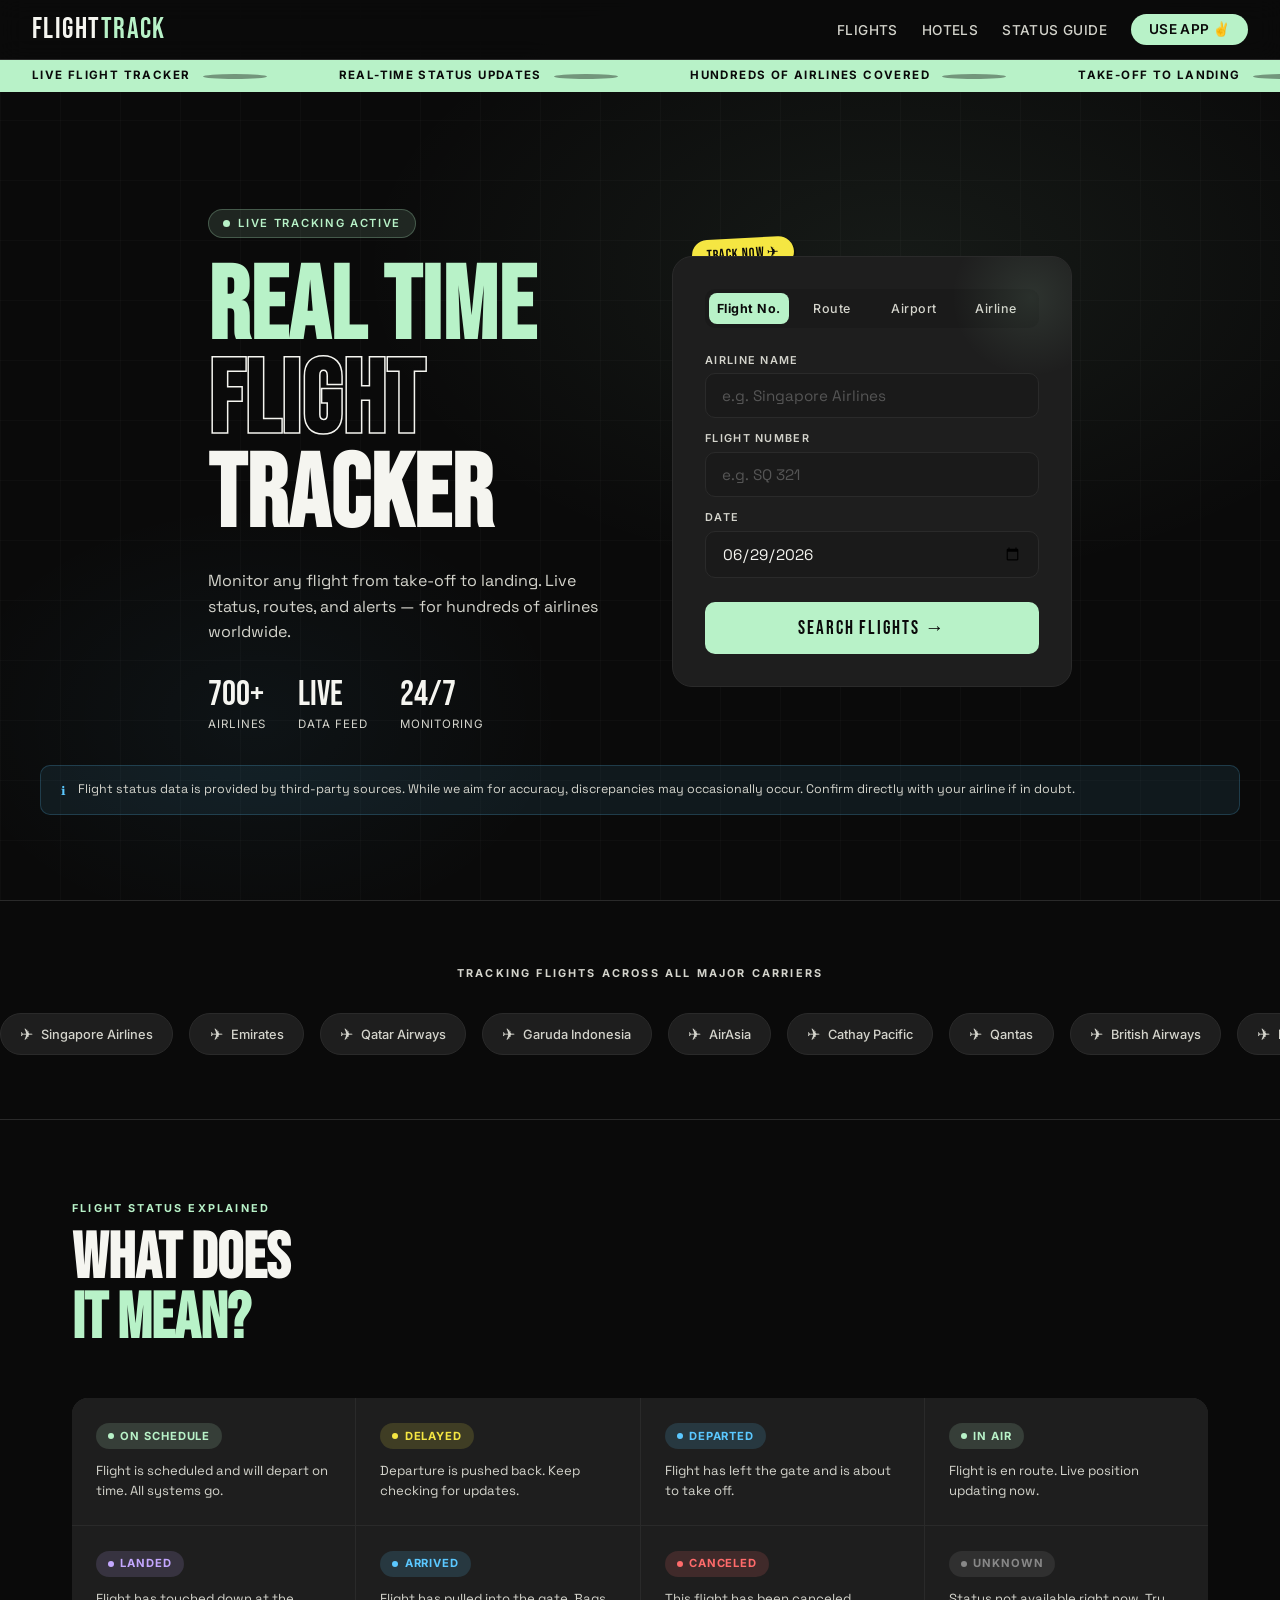
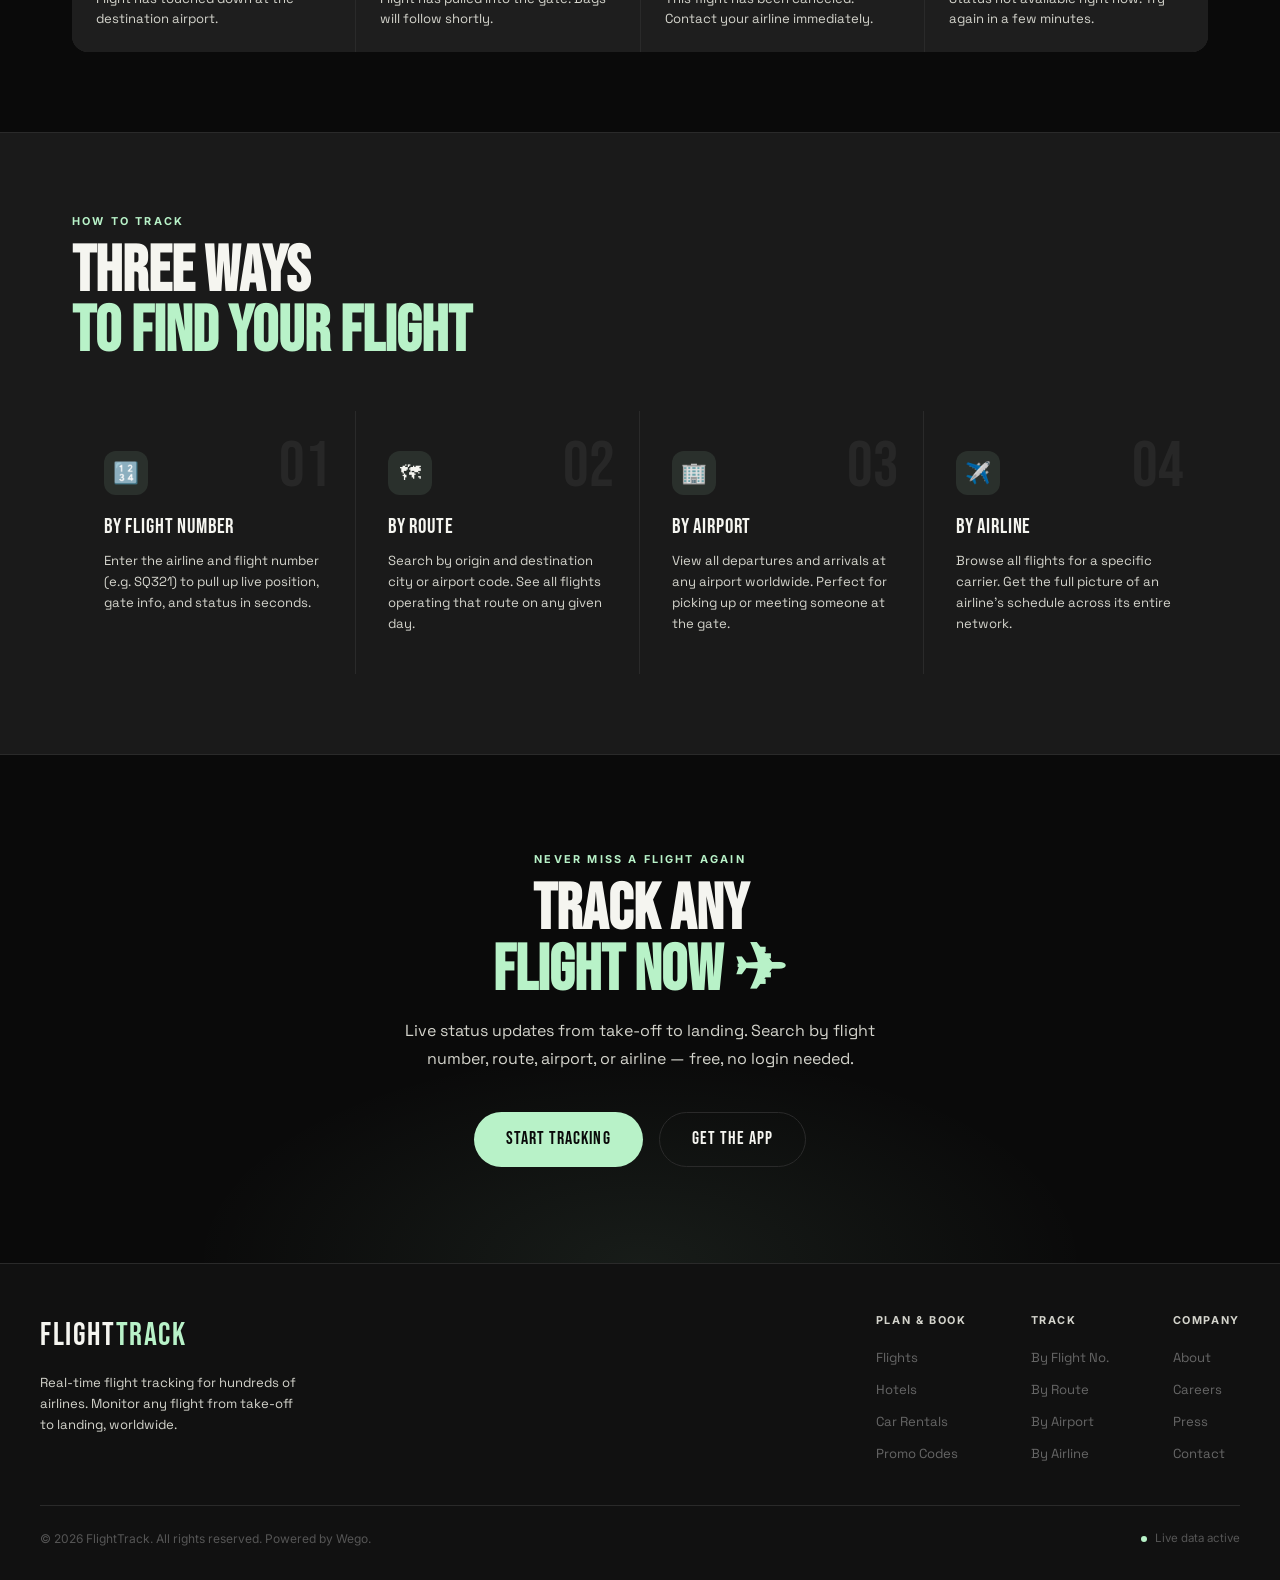
<file: flight-tracker.html>
<!DOCTYPE html>
<html lang="en">
<head>
<meta charset="UTF-8">
<meta name="viewport" content="width=device-width, initial-scale=1.0">
<title>Live Flight Tracker — Track Any Flight in Real Time</title>
<link href="https://fonts.googleapis.com/css2?family=Inter:wght@300;400;500;600&family=Bebas+Neue&family=Space+Grotesk:wght@400;500;600;700&display=swap" rel="stylesheet">
<style>
  *, *::before, *::after { box-sizing: border-box; margin: 0; padding: 0; }

  :root {
    --black: #0a0a0a;
    --off-black: #111111;
    --dark: #1a1a1a;
    --card: #1e1e1e;
    --border: #2a2a2a;
    --white: #f5f5f0;
    --off-white: #d4d4cc;
    --mint: #b8f2c8;
    --mint-dim: #7ddfa0;
    --yellow: #f5e642;
    --coral: #ff6b6b;
    --blue: #5bc8ff;
    --purple: #c4a8ff;
    --font-display: 'Bebas Neue', sans-serif;
    --font-body: 'Space Grotesk', sans-serif;
    --font-ui: 'Inter', sans-serif;
  }

  html { scroll-behavior: smooth; }

  body {
    background: var(--black);
    color: var(--white);
    font-family: var(--font-body);
    line-height: 1.5;
    overflow-x: hidden;
  }

  /* NAV */
  nav {
    position: fixed;
    top: 0;
    left: 0;
    right: 0;
    z-index: 100;
    display: flex;
    align-items: center;
    justify-content: space-between;
    padding: 0 2rem;
    height: 60px;
    background: rgba(10,10,10,0.9);
    backdrop-filter: blur(12px);
    border-bottom: 1px solid var(--border);
  }

  .nav-logo {
    font-family: var(--font-display);
    font-size: 1.8rem;
    letter-spacing: 0.05em;
    color: var(--mint);
    text-decoration: none;
  }

  .nav-logo span { color: var(--white); }

  .nav-links {
    display: flex;
    align-items: center;
    gap: 1.5rem;
    list-style: none;
  }

  .nav-links a {
    color: var(--off-white);
    text-decoration: none;
    font-size: 0.85rem;
    font-weight: 500;
    font-family: var(--font-ui);
    letter-spacing: 0.03em;
    text-transform: uppercase;
    transition: color 0.2s;
  }

  .nav-links a:hover { color: var(--mint); }

  .nav-cta {
    background: var(--mint);
    color: var(--black) !important;
    padding: 0.45rem 1.1rem;
    border-radius: 100px;
    font-weight: 600 !important;
    transition: background 0.2s, transform 0.15s !important;
  }

  .nav-cta:hover { background: var(--mint-dim); transform: translateY(-1px); }

  /* MARQUEE */
  .marquee-bar {
    position: fixed;
    top: 60px;
    left: 0;
    right: 0;
    z-index: 99;
    background: var(--mint);
    color: var(--black);
    height: 32px;
    overflow: hidden;
    display: flex;
    align-items: center;
  }

  .marquee-track {
    display: flex;
    white-space: nowrap;
    animation: marquee 28s linear infinite;
  }

  .marquee-track span {
    font-family: var(--font-ui);
    font-size: 0.72rem;
    font-weight: 700;
    letter-spacing: 0.12em;
    text-transform: uppercase;
    padding: 0 2rem;
  }

  .marquee-dot {
    display: inline-block;
    width: 5px;
    height: 5px;
    border-radius: 50%;
    background: var(--black);
    opacity: 0.4;
    margin: 0 0.5rem;
    vertical-align: middle;
  }

  @keyframes marquee {
    from { transform: translateX(0); }
    to { transform: translateX(-50%); }
  }

  /* HERO */
  .hero {
    min-height: 100vh;
    padding-top: 92px;
    display: flex;
    flex-direction: column;
    justify-content: center;
    position: relative;
    overflow: hidden;
  }

  .hero-bg {
    position: absolute;
    inset: 0;
    background:
      radial-gradient(ellipse 60% 50% at 70% 30%, rgba(184,242,200,0.07) 0%, transparent 70%),
      radial-gradient(ellipse 40% 40% at 20% 80%, rgba(91,200,255,0.05) 0%, transparent 60%);
  }

  /* Grid lines decoration */
  .hero-grid {
    position: absolute;
    inset: 0;
    background-image:
      linear-gradient(rgba(255,255,255,0.02) 1px, transparent 1px),
      linear-gradient(90deg, rgba(255,255,255,0.02) 1px, transparent 1px);
    background-size: 60px 60px;
  }

  .hero-content {
    position: relative;
    z-index: 2;
    max-width: 1200px;
    margin: 0 auto;
    padding: 4rem 2rem 2rem;
    display: grid;
    grid-template-columns: 1fr 1fr;
    gap: 4rem;
    align-items: center;
  }

  .hero-eyebrow {
    display: inline-flex;
    align-items: center;
    gap: 0.5rem;
    background: rgba(184,242,200,0.12);
    border: 1px solid rgba(184,242,200,0.25);
    border-radius: 100px;
    padding: 0.3rem 0.9rem;
    font-size: 0.7rem;
    font-weight: 600;
    font-family: var(--font-ui);
    letter-spacing: 0.15em;
    text-transform: uppercase;
    color: var(--mint);
    margin-bottom: 1.5rem;
  }

  .live-dot {
    width: 7px;
    height: 7px;
    border-radius: 50%;
    background: var(--mint);
    animation: pulse 2s ease-in-out infinite;
  }

  @keyframes pulse {
    0%, 100% { opacity: 1; transform: scale(1); }
    50% { opacity: 0.4; transform: scale(0.8); }
  }

  .hero-heading {
    font-family: var(--font-display);
    font-size: clamp(3.5rem, 8vw, 6.5rem);
    line-height: 0.92;
    letter-spacing: 0.01em;
    margin-bottom: 1.5rem;
  }

  .hero-heading .accent { color: var(--mint); }
  .hero-heading .stroke {
    -webkit-text-stroke: 1.5px var(--white);
    color: transparent;
  }

  .hero-sub {
    font-size: 1rem;
    color: var(--off-white);
    line-height: 1.6;
    margin-bottom: 2rem;
    max-width: 400px;
  }

  .hero-stats {
    display: flex;
    gap: 2rem;
  }

  .stat-item { text-align: left; }

  .stat-num {
    font-family: var(--font-display);
    font-size: 2.2rem;
    color: var(--white);
    line-height: 1;
  }

  .stat-label {
    font-size: 0.72rem;
    color: var(--off-white);
    font-family: var(--font-ui);
    letter-spacing: 0.08em;
    text-transform: uppercase;
    margin-top: 0.25rem;
  }

  /* SEARCH CARD */
  .search-card {
    background: var(--card);
    border: 1px solid var(--border);
    border-radius: 20px;
    padding: 2rem;
    position: relative;
    overflow: hidden;
  }

  .search-card::before {
    content: '';
    position: absolute;
    top: -40px;
    right: -40px;
    width: 160px;
    height: 160px;
    background: radial-gradient(circle, rgba(184,242,200,0.1) 0%, transparent 70%);
    pointer-events: none;
  }

  .search-tabs {
    display: flex;
    gap: 0.25rem;
    background: var(--dark);
    border-radius: 10px;
    padding: 0.25rem;
    margin-bottom: 1.5rem;
  }

  .tab-btn {
    flex: 1;
    padding: 0.5rem;
    border: none;
    background: transparent;
    color: var(--off-white);
    font-family: var(--font-ui);
    font-size: 0.78rem;
    font-weight: 500;
    letter-spacing: 0.04em;
    border-radius: 8px;
    cursor: pointer;
    transition: all 0.2s;
    white-space: nowrap;
  }

  .tab-btn.active {
    background: var(--mint);
    color: var(--black);
    font-weight: 700;
  }

  .tab-btn:not(.active):hover { color: var(--white); }

  .field-group {
    display: flex;
    flex-direction: column;
    gap: 0.75rem;
    margin-bottom: 1rem;
  }

  .field-label {
    font-size: 0.68rem;
    font-weight: 600;
    font-family: var(--font-ui);
    letter-spacing: 0.12em;
    text-transform: uppercase;
    color: var(--off-white);
    margin-bottom: 0.35rem;
    display: block;
  }

  .field-input {
    width: 100%;
    background: var(--dark);
    border: 1px solid var(--border);
    border-radius: 10px;
    padding: 0.75rem 1rem;
    color: var(--white);
    font-family: var(--font-body);
    font-size: 0.95rem;
    outline: none;
    transition: border-color 0.2s;
  }

  .field-input:focus { border-color: var(--mint); }
  .field-input::placeholder { color: #555; }

  .field-row { display: grid; grid-template-columns: 1fr 1fr; gap: 0.75rem; }

  .search-btn {
    width: 100%;
    padding: 0.9rem 1.5rem;
    background: var(--mint);
    color: var(--black);
    border: none;
    border-radius: 10px;
    font-family: var(--font-display);
    font-size: 1.2rem;
    letter-spacing: 0.1em;
    cursor: pointer;
    transition: transform 0.15s, background 0.2s;
    margin-top: 0.5rem;
  }

  .search-btn:hover { transform: translateY(-2px); background: var(--mint-dim); }
  .search-btn:active { transform: translateY(0); }

  /* FLIGHT STATUS PILL sticker */
  .sticker-wrap {
    position: absolute;
    top: -18px;
    left: 20px;
    background: var(--yellow);
    color: var(--black);
    font-family: var(--font-display);
    font-size: 0.9rem;
    letter-spacing: 0.06em;
    padding: 0.3rem 0.9rem;
    border-radius: 100px;
    transform: rotate(-3deg);
    box-shadow: 2px 2px 0 rgba(0,0,0,0.3);
  }

  /* STATUS SECTION */
  .section {
    max-width: 1200px;
    margin: 0 auto;
    padding: 5rem 2rem;
  }

  .section-eyebrow {
    font-family: var(--font-ui);
    font-size: 0.68rem;
    font-weight: 700;
    letter-spacing: 0.2em;
    text-transform: uppercase;
    color: var(--mint);
    margin-bottom: 0.75rem;
  }

  .section-heading {
    font-family: var(--font-display);
    font-size: clamp(2.5rem, 5vw, 4rem);
    line-height: 0.95;
    margin-bottom: 3rem;
  }

  .status-grid {
    display: grid;
    grid-template-columns: repeat(4, 1fr);
    gap: 1px;
    background: var(--border);
    border-radius: 16px;
    overflow: hidden;
  }

  .status-card {
    background: var(--card);
    padding: 1.5rem;
    transition: background 0.2s;
    cursor: default;
  }

  .status-card:hover { background: #242424; }

  .status-pill {
    display: inline-flex;
    align-items: center;
    gap: 0.4rem;
    padding: 0.3rem 0.75rem;
    border-radius: 100px;
    font-family: var(--font-ui);
    font-size: 0.7rem;
    font-weight: 700;
    letter-spacing: 0.08em;
    text-transform: uppercase;
    margin-bottom: 0.75rem;
  }

  .pill-dot {
    width: 6px;
    height: 6px;
    border-radius: 50%;
    flex-shrink: 0;
  }

  .status-on-schedule  { background: rgba(184,242,200,0.15); color: var(--mint); }
  .status-on-schedule .pill-dot { background: var(--mint); }

  .status-delayed      { background: rgba(245,230,66,0.15); color: var(--yellow); }
  .status-delayed .pill-dot { background: var(--yellow); }

  .status-departed     { background: rgba(91,200,255,0.15); color: var(--blue); }
  .status-departed .pill-dot { background: var(--blue); }

  .status-in-air       { background: rgba(184,242,200,0.15); color: var(--mint); }
  .status-in-air .pill-dot { background: var(--mint); animation: pulse 1.5s infinite; }

  .status-landed       { background: rgba(196,168,255,0.15); color: var(--purple); }
  .status-landed .pill-dot { background: var(--purple); }

  .status-arrived      { background: rgba(91,200,255,0.15); color: var(--blue); }
  .status-arrived .pill-dot { background: var(--blue); }

  .status-canceled     { background: rgba(255,107,107,0.15); color: var(--coral); }
  .status-canceled .pill-dot { background: var(--coral); }

  .status-unknown      { background: rgba(255,255,255,0.08); color: #888; }
  .status-unknown .pill-dot { background: #888; }

  .status-desc {
    font-size: 0.82rem;
    color: var(--off-white);
    line-height: 1.5;
  }

  /* HOW IT WORKS */
  .how-wrap {
    background: var(--dark);
    border-top: 1px solid var(--border);
    border-bottom: 1px solid var(--border);
  }

  .steps-grid {
    display: grid;
    grid-template-columns: repeat(4, 1fr);
    gap: 0;
  }

  .step {
    padding: 2.5rem 2rem;
    border-right: 1px solid var(--border);
    position: relative;
  }

  .step:last-child { border-right: none; }

  .step-number {
    font-family: var(--font-display);
    font-size: 4rem;
    line-height: 1;
    color: rgba(255,255,255,0.06);
    position: absolute;
    top: 1.5rem;
    right: 1.5rem;
  }

  .step-icon {
    width: 44px;
    height: 44px;
    border-radius: 12px;
    background: rgba(184,242,200,0.1);
    display: flex;
    align-items: center;
    justify-content: center;
    margin-bottom: 1rem;
    font-size: 1.3rem;
  }

  .step-title {
    font-family: var(--font-display);
    font-size: 1.3rem;
    letter-spacing: 0.04em;
    margin-bottom: 0.5rem;
    color: var(--white);
  }

  .step-desc {
    font-size: 0.82rem;
    color: var(--off-white);
    line-height: 1.6;
  }

  /* AIRLINES SCROLLING ROW */
  .airlines-section {
    background: var(--black);
    padding: 4rem 0;
    overflow: hidden;
    border-top: 1px solid var(--border);
    border-bottom: 1px solid var(--border);
  }

  .airlines-label {
    text-align: center;
    font-family: var(--font-ui);
    font-size: 0.68rem;
    font-weight: 700;
    letter-spacing: 0.2em;
    text-transform: uppercase;
    color: var(--off-white);
    margin-bottom: 2rem;
  }

  .airlines-scroll {
    display: flex;
    gap: 1rem;
    white-space: nowrap;
    animation: scroll-airlines 30s linear infinite;
  }

  @keyframes scroll-airlines {
    from { transform: translateX(0); }
    to { transform: translateX(-50%); }
  }

  .airline-chip {
    display: inline-flex;
    align-items: center;
    gap: 0.5rem;
    background: var(--card);
    border: 1px solid var(--border);
    border-radius: 100px;
    padding: 0.5rem 1.2rem;
    font-family: var(--font-ui);
    font-size: 0.8rem;
    font-weight: 500;
    color: var(--off-white);
    flex-shrink: 0;
    transition: border-color 0.2s;
  }

  .airline-chip:hover { border-color: var(--mint); color: var(--mint); }

  .airline-chip .chip-icon { font-size: 1rem; }

  /* BOTTOM CTA */
  .cta-section {
    text-align: center;
    padding: 6rem 2rem;
    position: relative;
    overflow: hidden;
  }

  .cta-section::before {
    content: '';
    position: absolute;
    inset: 0;
    background: radial-gradient(ellipse 50% 60% at 50% 100%, rgba(184,242,200,0.08) 0%, transparent 70%);
    pointer-events: none;
  }

  .cta-section .section-heading {
    margin-bottom: 1rem;
  }

  .cta-sub {
    font-size: 1rem;
    color: var(--off-white);
    max-width: 480px;
    margin: 0 auto 2.5rem;
    line-height: 1.7;
  }

  .cta-btn-group {
    display: flex;
    gap: 1rem;
    justify-content: center;
    flex-wrap: wrap;
  }

  .btn-primary {
    display: inline-flex;
    align-items: center;
    gap: 0.5rem;
    background: var(--mint);
    color: var(--black);
    padding: 0.85rem 2rem;
    border-radius: 100px;
    font-family: var(--font-display);
    font-size: 1.1rem;
    letter-spacing: 0.06em;
    text-decoration: none;
    border: none;
    cursor: pointer;
    transition: transform 0.15s, background 0.2s;
  }

  .btn-primary:hover { transform: translateY(-2px); background: var(--mint-dim); }

  .btn-ghost {
    display: inline-flex;
    align-items: center;
    gap: 0.5rem;
    background: transparent;
    color: var(--white);
    padding: 0.85rem 2rem;
    border-radius: 100px;
    font-family: var(--font-display);
    font-size: 1.1rem;
    letter-spacing: 0.06em;
    text-decoration: none;
    border: 1px solid var(--border);
    cursor: pointer;
    transition: border-color 0.2s, transform 0.15s;
  }

  .btn-ghost:hover { border-color: var(--white); transform: translateY(-2px); }

  /* FOOTER */
  footer {
    background: var(--off-black);
    border-top: 1px solid var(--border);
    padding: 3rem 2rem 2rem;
  }

  .footer-inner {
    max-width: 1200px;
    margin: 0 auto;
  }

  .footer-top {
    display: flex;
    align-items: flex-start;
    justify-content: space-between;
    margin-bottom: 2.5rem;
    gap: 3rem;
    flex-wrap: wrap;
  }

  .footer-brand .nav-logo { font-size: 2rem; display: block; margin-bottom: 0.75rem; }

  .footer-brand p {
    font-size: 0.82rem;
    color: var(--off-white);
    max-width: 260px;
    line-height: 1.6;
  }

  .footer-cols {
    display: flex;
    gap: 4rem;
    flex-wrap: wrap;
  }

  .footer-col h4 {
    font-family: var(--font-ui);
    font-size: 0.68rem;
    font-weight: 700;
    letter-spacing: 0.15em;
    text-transform: uppercase;
    color: var(--off-white);
    margin-bottom: 1rem;
  }

  .footer-col ul { list-style: none; }

  .footer-col li + li { margin-top: 0.5rem; }

  .footer-col a {
    color: #666;
    text-decoration: none;
    font-size: 0.82rem;
    transition: color 0.2s;
  }

  .footer-col a:hover { color: var(--white); }

  .footer-bottom {
    border-top: 1px solid var(--border);
    padding-top: 1.5rem;
    display: flex;
    align-items: center;
    justify-content: space-between;
    flex-wrap: wrap;
    gap: 0.75rem;
  }

  .footer-bottom p {
    font-size: 0.75rem;
    color: #555;
    font-family: var(--font-ui);
  }

  .footer-badge {
    display: inline-flex;
    align-items: center;
    gap: 0.5rem;
    font-size: 0.72rem;
    font-family: var(--font-ui);
    color: #555;
  }

  .footer-badge .badge-dot {
    width: 6px;
    height: 6px;
    background: var(--mint);
    border-radius: 50%;
    animation: pulse 3s ease-in-out infinite;
  }

  /* NOTICE BAR */
  .notice-bar {
    background: rgba(91,200,255,0.08);
    border: 1px solid rgba(91,200,255,0.2);
    border-radius: 10px;
    padding: 0.85rem 1.25rem;
    display: flex;
    align-items: flex-start;
    gap: 0.75rem;
    font-size: 0.78rem;
    color: var(--off-white);
    line-height: 1.5;
    max-width: 1200px;
    margin: 0 auto 2rem;
  }

  .notice-icon { color: var(--blue); flex-shrink: 0; margin-top: 0.1rem; }

  /* RESPONSIVE */
  @media (max-width: 900px) {
    .hero-content { grid-template-columns: 1fr; gap: 2rem; }
    .status-grid { grid-template-columns: repeat(2, 1fr); }
    .steps-grid { grid-template-columns: repeat(2, 1fr); }
    .step { border-right: none; border-bottom: 1px solid var(--border); }
    .step:nth-child(2n) { border-right: none; }
    .footer-cols { gap: 2rem; }
  }

  @media (max-width: 600px) {
    nav { padding: 0 1rem; }
    .nav-links { gap: 1rem; }
    .status-grid { grid-template-columns: 1fr; }
    .steps-grid { grid-template-columns: 1fr; }
    .hero-stats { gap: 1.5rem; }
    .section { padding: 3rem 1.25rem; }
  }
</style>
</head>
<body>

<!-- NAV -->
<nav>
  <a class="nav-logo" href="#"><span>FLIGHT</span>TRACK</a>
  <ul class="nav-links">
    <li><a href="#">Flights</a></li>
    <li><a href="#">Hotels</a></li>
    <li><a href="#status">Status Guide</a></li>
    <li><a href="#" class="nav-cta">Use App ✌️</a></li>
  </ul>
</nav>

<!-- MARQUEE -->
<div class="marquee-bar">
  <div class="marquee-track">
    <span>Live Flight Tracker <span class="marquee-dot"></span></span>
    <span>Real-Time Status Updates <span class="marquee-dot"></span></span>
    <span>Hundreds of Airlines Covered <span class="marquee-dot"></span></span>
    <span>Take-Off to Landing <span class="marquee-dot"></span></span>
    <span>Track by Flight Number, Route or Airport <span class="marquee-dot"></span></span>
    <span>Live Flight Tracker <span class="marquee-dot"></span></span>
    <span>Real-Time Status Updates <span class="marquee-dot"></span></span>
    <span>Hundreds of Airlines Covered <span class="marquee-dot"></span></span>
    <span>Track by Flight Number, Route or Airport <span class="marquee-dot"></span></span>
    <span>Take-Off to Landing <span class="marquee-dot"></span></span>
  </div>
</div>

<!-- HERO -->
<section class="hero">
  <div class="hero-bg"></div>
  <div class="hero-grid"></div>

  <div class="hero-content">
    <div>
      <div class="hero-eyebrow">
        <span class="live-dot"></span>
        Live tracking active
      </div>
      <h1 class="hero-heading">
        <span class="accent">REAL TIME</span><br>
        <span class="stroke">FLIGHT</span><br>
        TRACKER
      </h1>
      <p class="hero-sub">
        Monitor any flight from take-off to landing. Live status, routes, and alerts — for hundreds of airlines worldwide.
      </p>
      <div class="hero-stats">
        <div class="stat-item">
          <div class="stat-num">700+</div>
          <div class="stat-label">Airlines</div>
        </div>
        <div class="stat-item">
          <div class="stat-num">Live</div>
          <div class="stat-label">Data Feed</div>
        </div>
        <div class="stat-item">
          <div class="stat-num">24/7</div>
          <div class="stat-label">Monitoring</div>
        </div>
      </div>
    </div>

    <div style="position: relative;">
      <div class="sticker-wrap">TRACK NOW ✈</div>
      <div class="search-card">
        <div class="search-tabs">
          <button class="tab-btn active" onclick="setTab(this)">Flight No.</button>
          <button class="tab-btn" onclick="setTab(this)">Route</button>
          <button class="tab-btn" onclick="setTab(this)">Airport</button>
          <button class="tab-btn" onclick="setTab(this)">Airline</button>
        </div>
        <div class="field-group">
          <div>
            <label class="field-label">Airline Name</label>
            <input class="field-input" type="text" placeholder="e.g. Singapore Airlines" />
          </div>
          <div>
            <label class="field-label">Flight Number</label>
            <input class="field-input" type="text" placeholder="e.g. SQ 321" />
          </div>
          <div>
            <label class="field-label">Date</label>
            <input class="field-input" type="date" value="2026-06-29" />
          </div>
        </div>
        <button class="search-btn">SEARCH FLIGHTS →</button>
      </div>
    </div>
  </div>

  <!-- Notice -->
  <div style="position: relative; z-index:2; padding: 0 2rem;">
    <div class="notice-bar">
      <span class="notice-icon">ℹ</span>
      <span>Flight status data is provided by third-party sources. While we aim for accuracy, discrepancies may occasionally occur. Confirm directly with your airline if in doubt.</span>
    </div>
  </div>
</section>

<!-- AIRLINES MARQUEE ROW -->
<div class="airlines-section">
  <p class="airlines-label">Tracking flights across all major carriers</p>
  <div style="overflow: hidden;">
    <div class="airlines-scroll" id="airlineScroll">
      <!-- set 1 -->
      <div class="airline-chip"><span class="chip-icon">✈</span> Singapore Airlines</div>
      <div class="airline-chip"><span class="chip-icon">✈</span> Emirates</div>
      <div class="airline-chip"><span class="chip-icon">✈</span> Qatar Airways</div>
      <div class="airline-chip"><span class="chip-icon">✈</span> Garuda Indonesia</div>
      <div class="airline-chip"><span class="chip-icon">✈</span> AirAsia</div>
      <div class="airline-chip"><span class="chip-icon">✈</span> Cathay Pacific</div>
      <div class="airline-chip"><span class="chip-icon">✈</span> Qantas</div>
      <div class="airline-chip"><span class="chip-icon">✈</span> British Airways</div>
      <div class="airline-chip"><span class="chip-icon">✈</span> Delta Air Lines</div>
      <div class="airline-chip"><span class="chip-icon">✈</span> United Airlines</div>
      <div class="airline-chip"><span class="chip-icon">✈</span> American Airlines</div>
      <div class="airline-chip"><span class="chip-icon">✈</span> Lufthansa</div>
      <div class="airline-chip"><span class="chip-icon">✈</span> Air France</div>
      <div class="airline-chip"><span class="chip-icon">✈</span> KLM</div>
      <div class="airline-chip"><span class="chip-icon">✈</span> Turkish Airlines</div>
      <div class="airline-chip"><span class="chip-icon">✈</span> Japan Airlines</div>
      <!-- set 2 (duplicate for seamless loop) -->
      <div class="airline-chip"><span class="chip-icon">✈</span> Singapore Airlines</div>
      <div class="airline-chip"><span class="chip-icon">✈</span> Emirates</div>
      <div class="airline-chip"><span class="chip-icon">✈</span> Qatar Airways</div>
      <div class="airline-chip"><span class="chip-icon">✈</span> Garuda Indonesia</div>
      <div class="airline-chip"><span class="chip-icon">✈</span> AirAsia</div>
      <div class="airline-chip"><span class="chip-icon">✈</span> Cathay Pacific</div>
      <div class="airline-chip"><span class="chip-icon">✈</span> Qantas</div>
      <div class="airline-chip"><span class="chip-icon">✈</span> British Airways</div>
      <div class="airline-chip"><span class="chip-icon">✈</span> Delta Air Lines</div>
      <div class="airline-chip"><span class="chip-icon">✈</span> United Airlines</div>
      <div class="airline-chip"><span class="chip-icon">✈</span> American Airlines</div>
      <div class="airline-chip"><span class="chip-icon">✈</span> Lufthansa</div>
      <div class="airline-chip"><span class="chip-icon">✈</span> Air France</div>
      <div class="airline-chip"><span class="chip-icon">✈</span> KLM</div>
      <div class="airline-chip"><span class="chip-icon">✈</span> Turkish Airlines</div>
      <div class="airline-chip"><span class="chip-icon">✈</span> Japan Airlines</div>
    </div>
  </div>
</div>

<!-- STATUS GUIDE -->
<section id="status">
  <div class="section">
    <p class="section-eyebrow">Flight status explained</p>
    <h2 class="section-heading">WHAT DOES<br><span style="color: var(--mint);">IT MEAN?</span></h2>
    <div class="status-grid">
      <div class="status-card">
        <div class="status-pill status-on-schedule"><span class="pill-dot"></span> On Schedule</div>
        <p class="status-desc">Flight is scheduled and will depart on time. All systems go.</p>
      </div>
      <div class="status-card">
        <div class="status-pill status-delayed"><span class="pill-dot"></span> Delayed</div>
        <p class="status-desc">Departure is pushed back. Keep checking for updates.</p>
      </div>
      <div class="status-card">
        <div class="status-pill status-departed"><span class="pill-dot"></span> Departed</div>
        <p class="status-desc">Flight has left the gate and is about to take off.</p>
      </div>
      <div class="status-card">
        <div class="status-pill status-in-air"><span class="pill-dot"></span> In Air</div>
        <p class="status-desc">Flight is en route. Live position updating now.</p>
      </div>
      <div class="status-card">
        <div class="status-pill status-landed"><span class="pill-dot"></span> Landed</div>
        <p class="status-desc">Flight has touched down at the destination airport.</p>
      </div>
      <div class="status-card">
        <div class="status-pill status-arrived"><span class="pill-dot"></span> Arrived</div>
        <p class="status-desc">Flight has pulled into the gate. Bags will follow shortly.</p>
      </div>
      <div class="status-card">
        <div class="status-pill status-canceled"><span class="pill-dot"></span> Canceled</div>
        <p class="status-desc">This flight has been canceled. Contact your airline immediately.</p>
      </div>
      <div class="status-card">
        <div class="status-pill status-unknown"><span class="pill-dot"></span> Unknown</div>
        <p class="status-desc">Status not available right now. Try again in a few minutes.</p>
      </div>
    </div>
  </div>
</section>

<!-- HOW IT WORKS -->
<div class="how-wrap">
  <div class="section">
    <p class="section-eyebrow">How to track</p>
    <h2 class="section-heading">THREE WAYS<br><span style="color: var(--mint);">TO FIND YOUR FLIGHT</span></h2>
    <div class="steps-grid">
      <div class="step">
        <div class="step-number">01</div>
        <div class="step-icon">🔢</div>
        <div class="step-title">BY FLIGHT NUMBER</div>
        <p class="step-desc">Enter the airline and flight number (e.g. SQ321) to pull up live position, gate info, and status in seconds.</p>
      </div>
      <div class="step">
        <div class="step-number">02</div>
        <div class="step-icon">🗺</div>
        <div class="step-title">BY ROUTE</div>
        <p class="step-desc">Search by origin and destination city or airport code. See all flights operating that route on any given day.</p>
      </div>
      <div class="step">
        <div class="step-number">03</div>
        <div class="step-icon">🏢</div>
        <div class="step-title">BY AIRPORT</div>
        <p class="step-desc">View all departures and arrivals at any airport worldwide. Perfect for picking up or meeting someone at the gate.</p>
      </div>
      <div class="step">
        <div class="step-number">04</div>
        <div class="step-icon">✈️</div>
        <div class="step-title">BY AIRLINE</div>
        <p class="step-desc">Browse all flights for a specific carrier. Get the full picture of an airline's schedule across its entire network.</p>
      </div>
    </div>
  </div>
</div>

<!-- BOTTOM CTA -->
<section class="cta-section">
  <div style="position: relative; z-index: 2;">
    <p class="section-eyebrow">Never miss a flight again</p>
    <h2 class="section-heading">TRACK ANY<br><span style="color: var(--mint);">FLIGHT NOW ✈</span></h2>
    <p class="cta-sub">Live status updates from take-off to landing. Search by flight number, route, airport, or airline — free, no login needed.</p>
    <div class="cta-btn-group">
      <a href="#" class="btn-primary">Start Tracking</a>
      <a href="#" class="btn-ghost">Get the App</a>
    </div>
  </div>
</section>

<!-- FOOTER -->
<footer>
  <div class="footer-inner">
    <div class="footer-top">
      <div class="footer-brand">
        <a class="nav-logo" href="#"><span>FLIGHT</span>TRACK</a>
        <p>Real-time flight tracking for hundreds of airlines. Monitor any flight from take-off to landing, worldwide.</p>
      </div>
      <div class="footer-cols">
        <div class="footer-col">
          <h4>Plan & Book</h4>
          <ul>
            <li><a href="#">Flights</a></li>
            <li><a href="#">Hotels</a></li>
            <li><a href="#">Car Rentals</a></li>
            <li><a href="#">Promo Codes</a></li>
          </ul>
        </div>
        <div class="footer-col">
          <h4>Track</h4>
          <ul>
            <li><a href="#">By Flight No.</a></li>
            <li><a href="#">By Route</a></li>
            <li><a href="#">By Airport</a></li>
            <li><a href="#">By Airline</a></li>
          </ul>
        </div>
        <div class="footer-col">
          <h4>Company</h4>
          <ul>
            <li><a href="#">About</a></li>
            <li><a href="#">Careers</a></li>
            <li><a href="#">Press</a></li>
            <li><a href="#">Contact</a></li>
          </ul>
        </div>
      </div>
    </div>
    <div class="footer-bottom">
      <p>© 2026 FlightTrack. All rights reserved. Powered by Wego.</p>
      <div class="footer-badge">
        <span class="badge-dot"></span>
        Live data active
      </div>
    </div>
  </div>
</footer>

<script>
  function setTab(btn) {
    document.querySelectorAll('.tab-btn').forEach(b => b.classList.remove('active'));
    btn.classList.add('active');
  }

  // Pause marquee on hover
  document.querySelector('.marquee-bar').addEventListener('mouseenter', () => {
    document.querySelector('.marquee-track').style.animationPlayState = 'paused';
  });
  document.querySelector('.marquee-bar').addEventListener('mouseleave', () => {
    document.querySelector('.marquee-track').style.animationPlayState = 'running';
  });

  // Subtle scroll parallax on hero grid
  window.addEventListener('scroll', () => {
    const grid = document.querySelector('.hero-grid');
    if (grid) {
      grid.style.transform = `translateY(${window.scrollY * 0.2}px)`;
    }
  });
</script>
</body>
</html>
</file>
